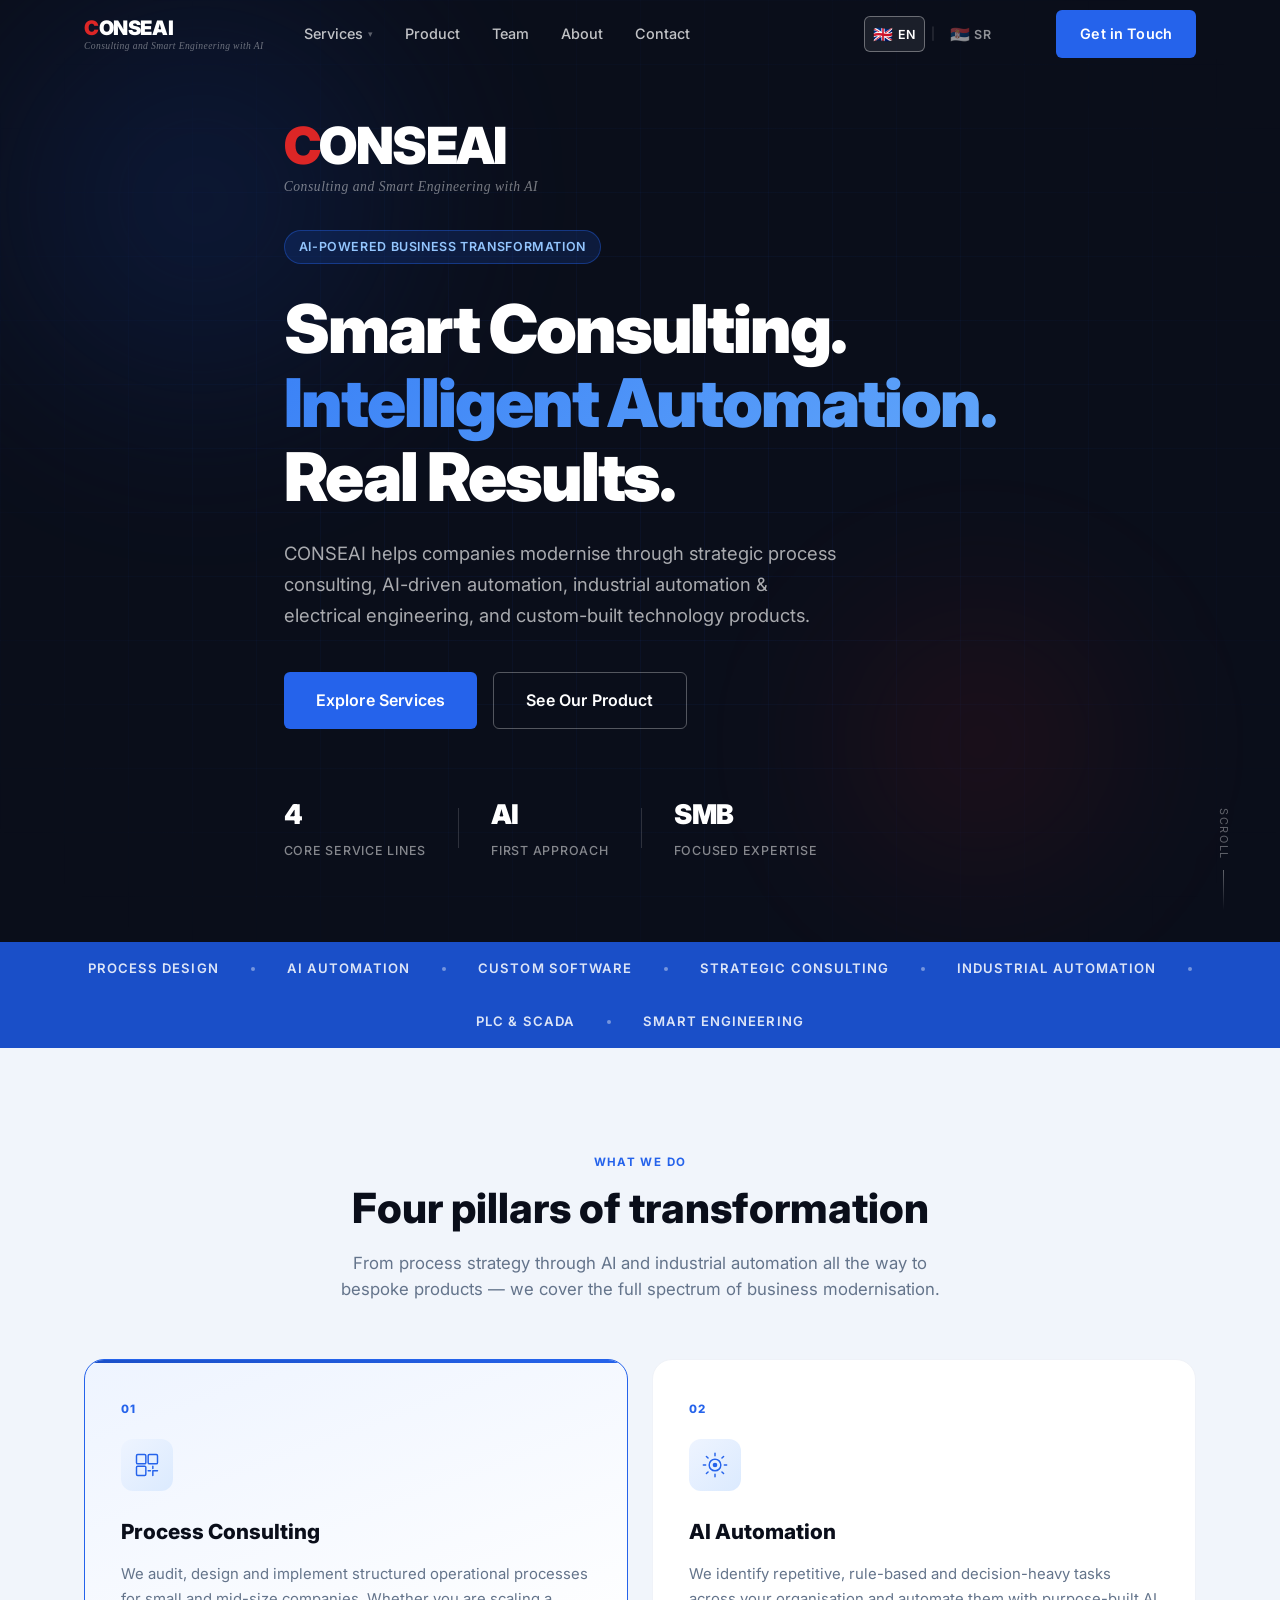
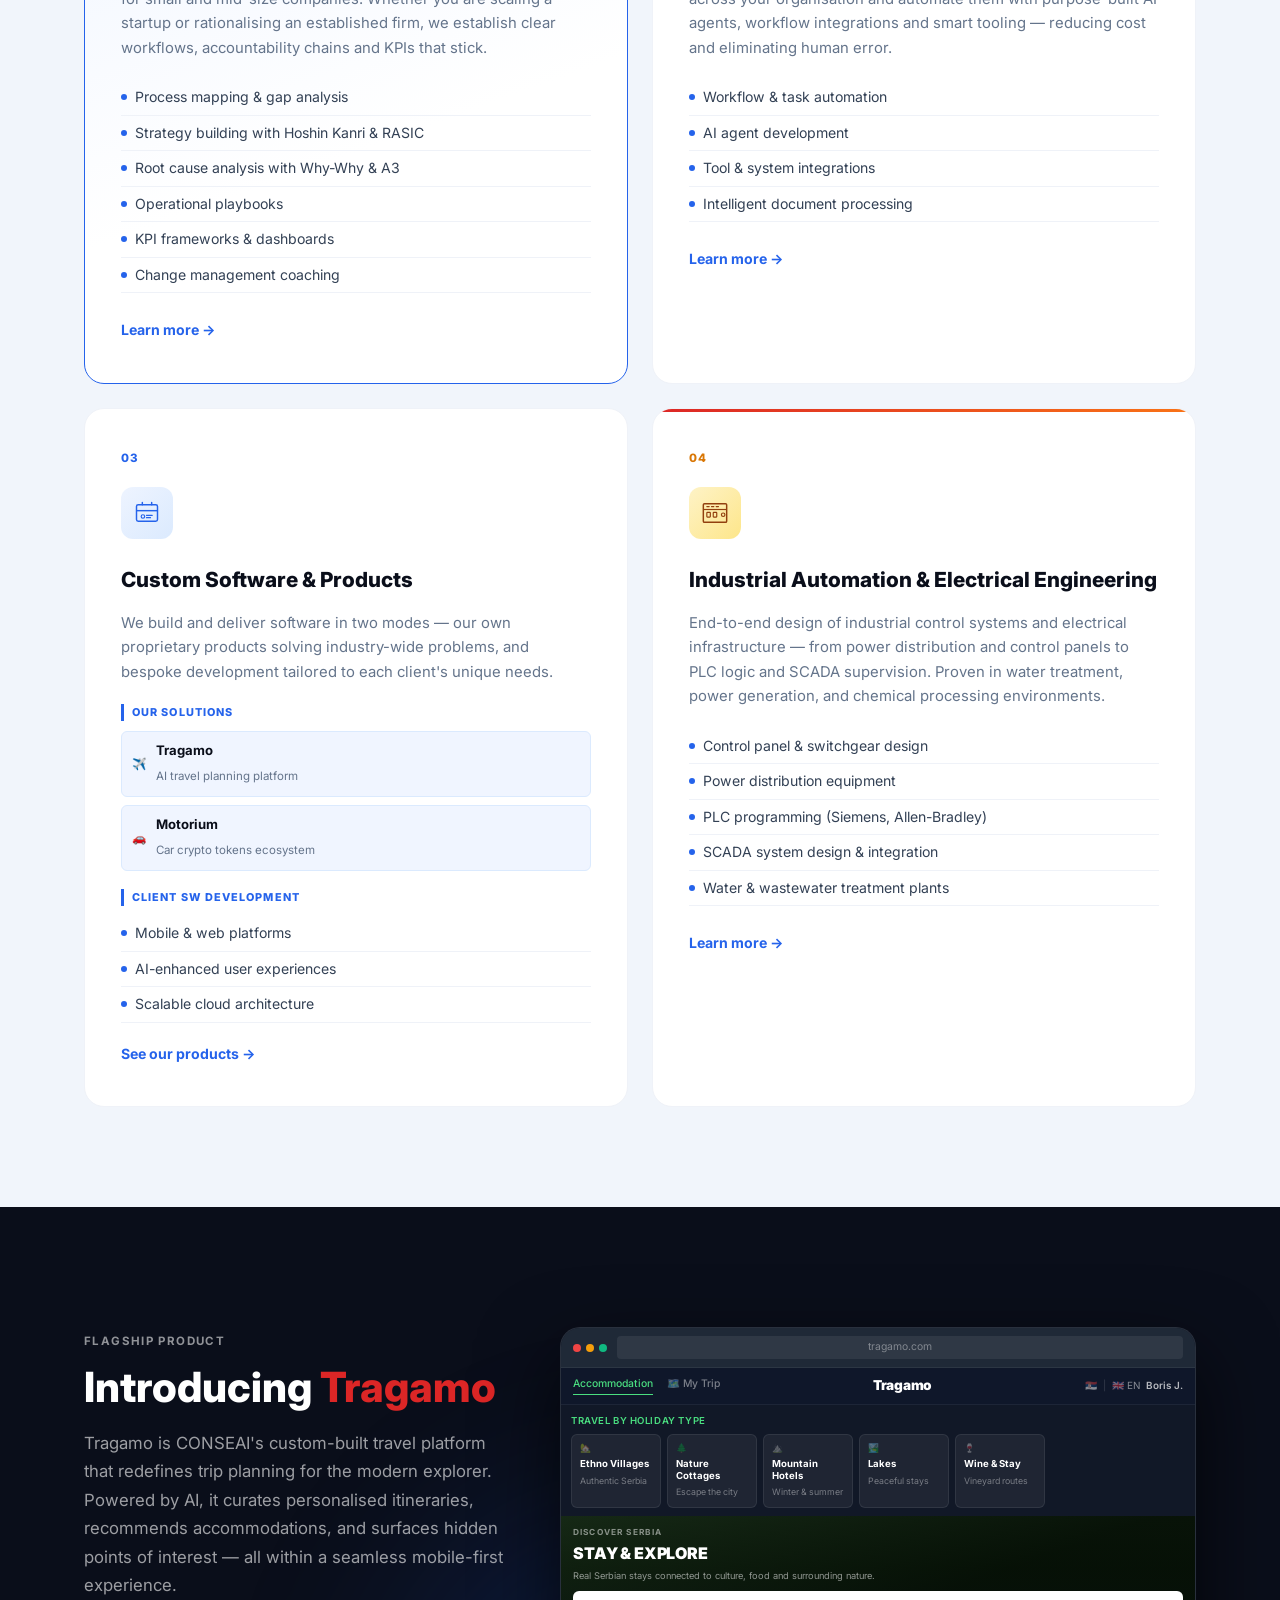
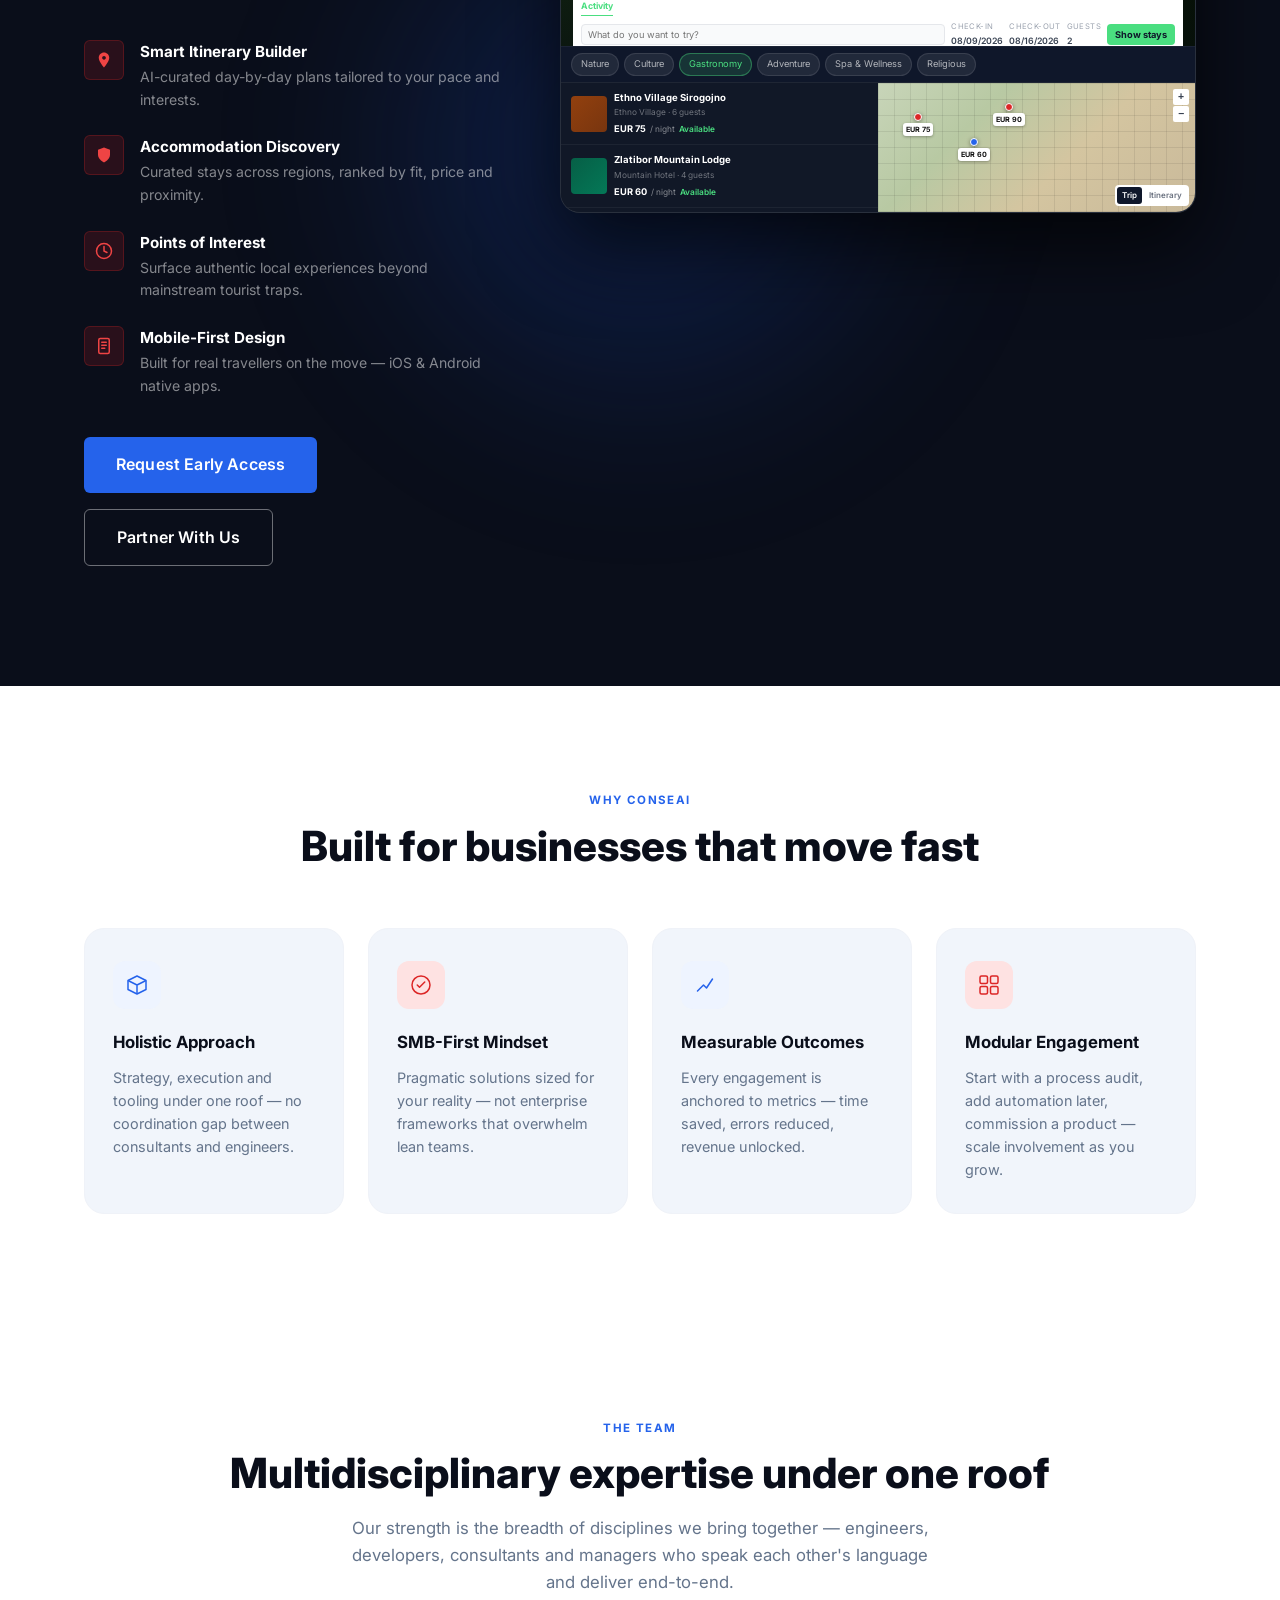
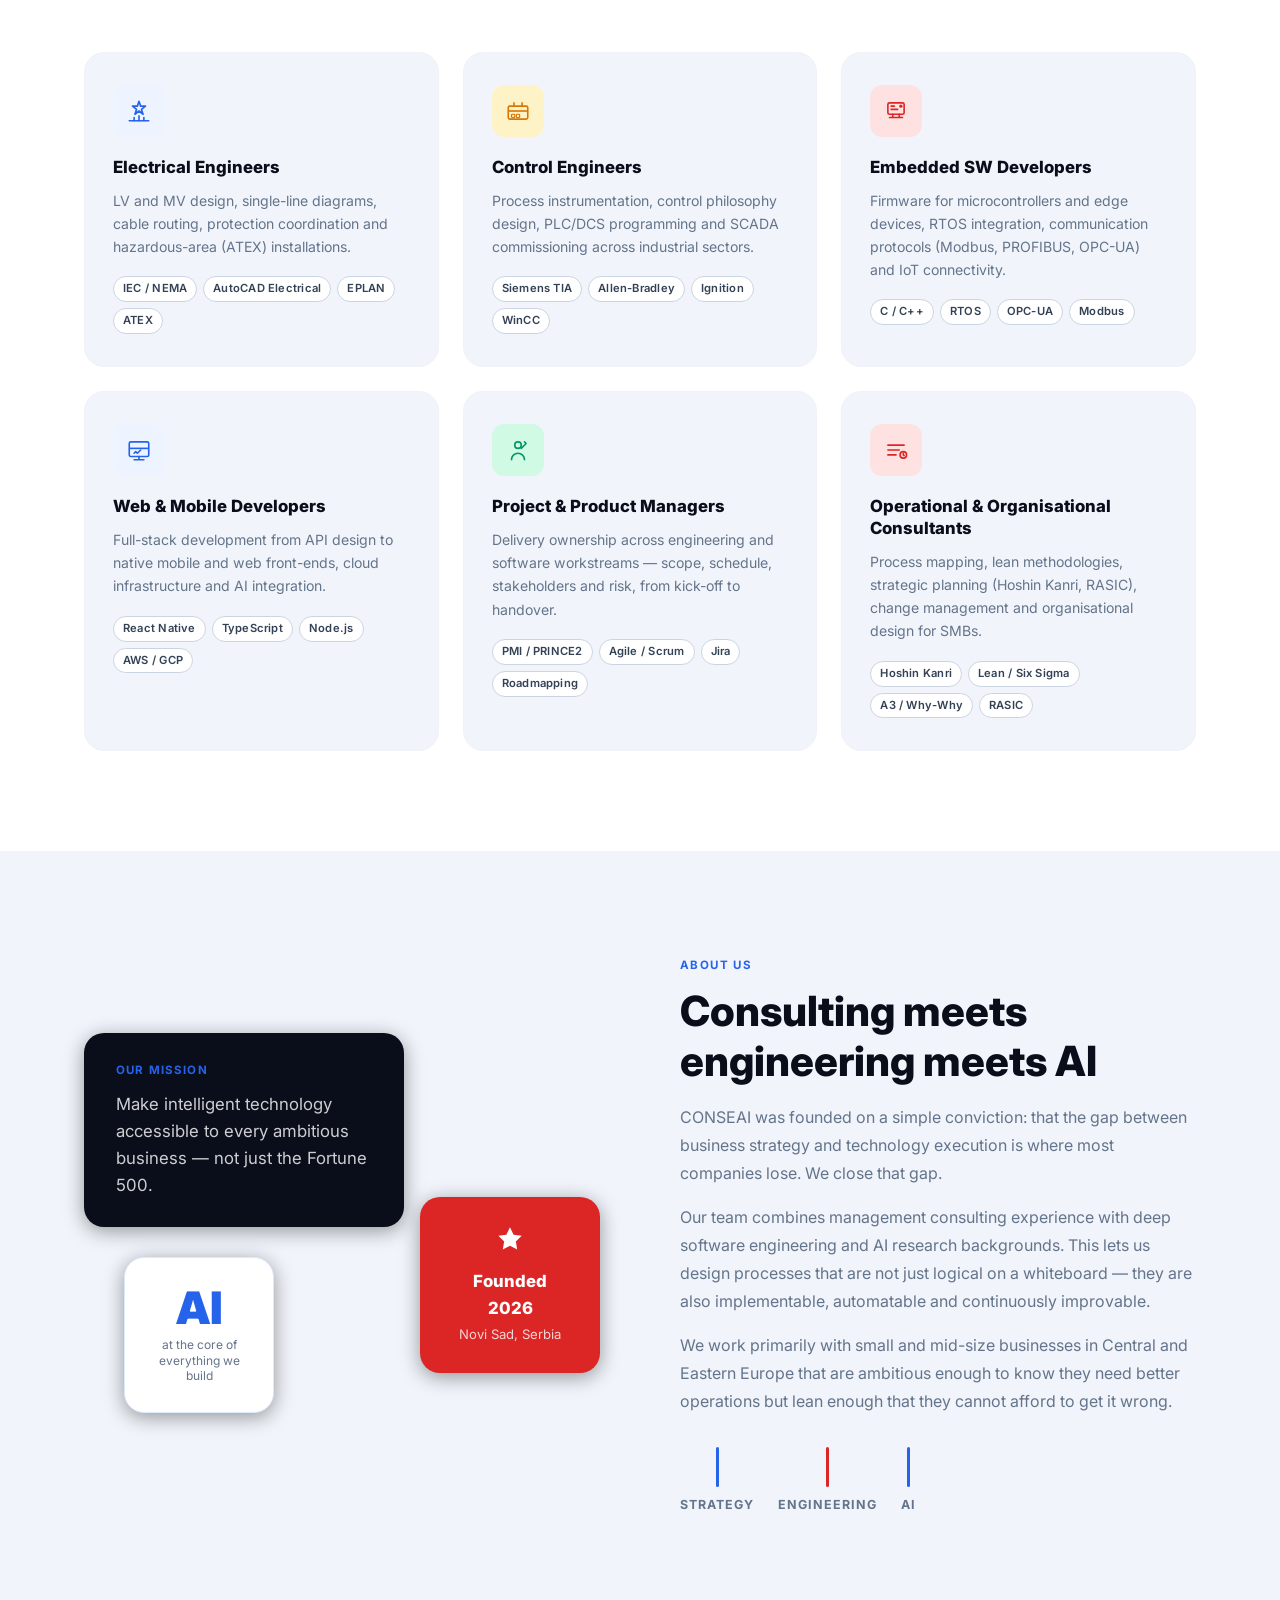
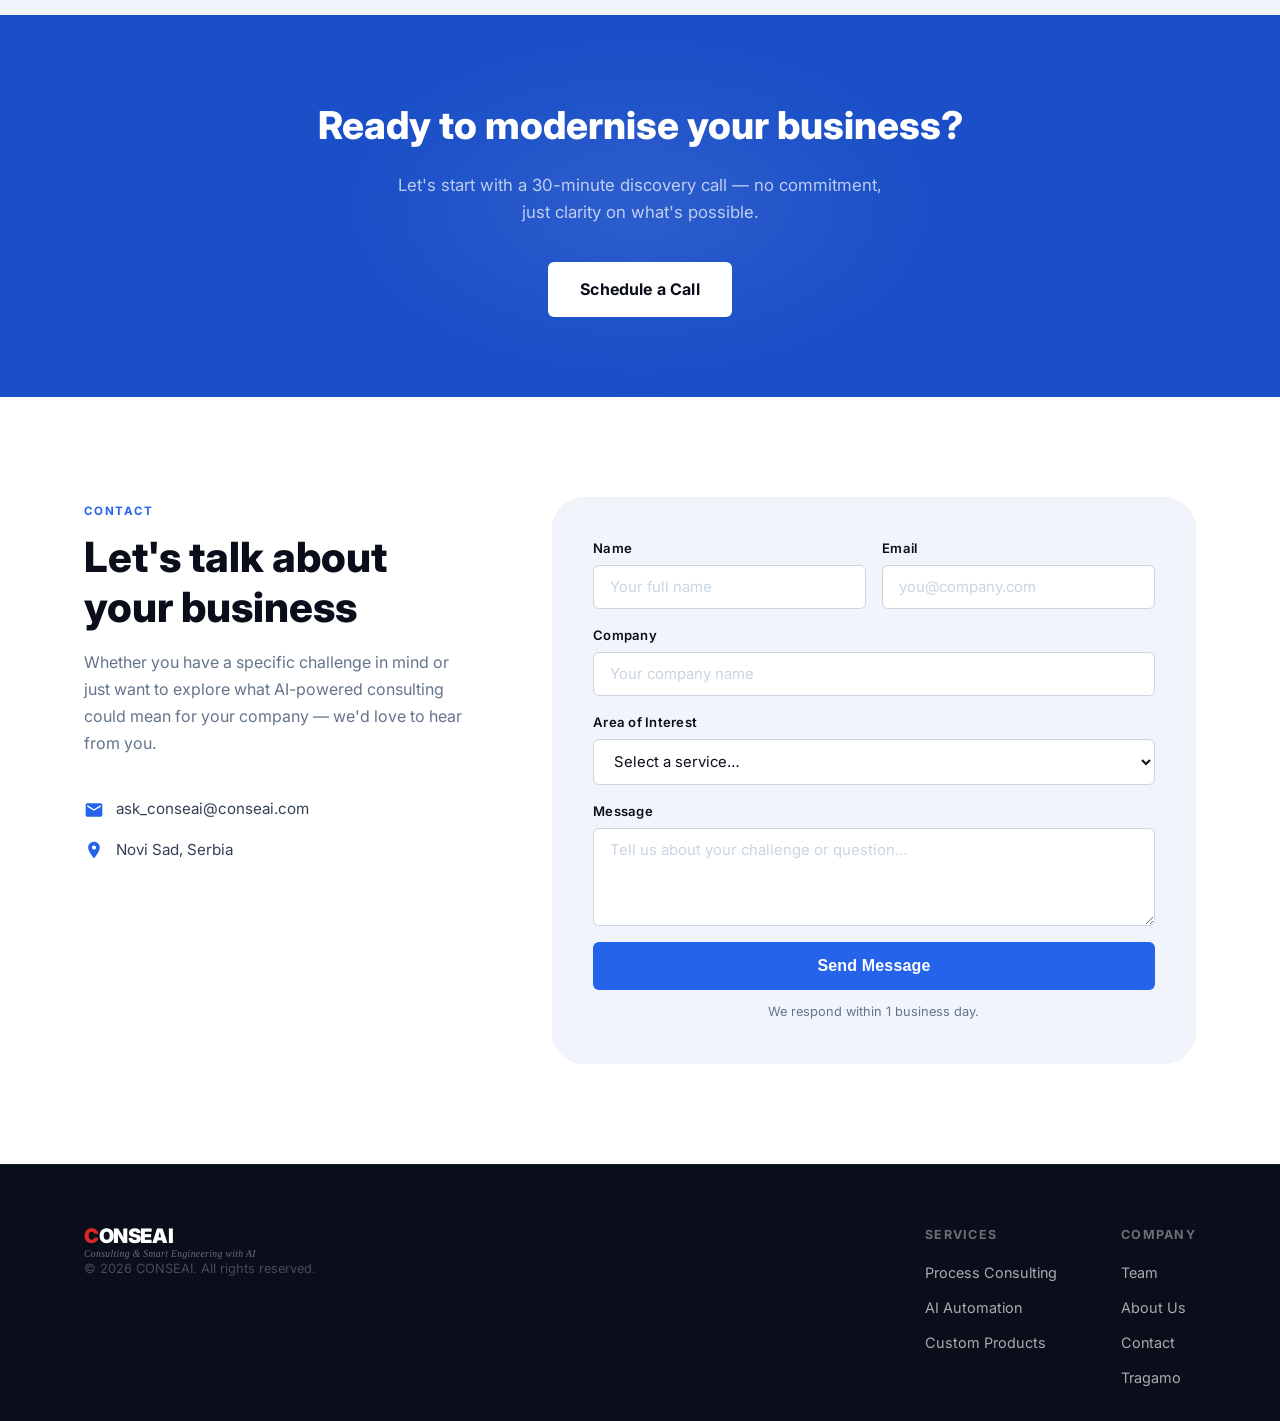
<file: index.html>
<!DOCTYPE html>
<html lang="en">
<head>
  <meta charset="UTF-8" />
  <meta name="viewport" content="width=device-width, initial-scale=1.0, viewport-fit=cover" />
  <title>CONSEAI — Consulting & Smart Engineering with AI</title>
  <link rel="preconnect" href="https://fonts.googleapis.com" />
  <link rel="preconnect" href="https://fonts.gstatic.com" crossorigin />
  <link href="https://fonts.googleapis.com/css2?family=Inter:wght@300;400;500;600;700;800;900&display=swap" rel="stylesheet" />
  <link rel="stylesheet" href="style.css" />
</head>
<body>

  <!-- ── Navigation ── -->
  <nav class="nav" id="nav">
    <div class="nav__inner container">
      <a href="#" class="nav__logo">
        <span class="nav__logo-name"><span class="nav__logo-mark">C</span>ONSEAI</span>
        <span class="nav__logo-sub" data-en="Consulting and Smart Engineering with AI" data-sr="Savetovanje i Pametno Inženjerstvo sa AI">Consulting and Smart Engineering with AI</span>
      </a>
      <ul class="nav__links" id="navLinks">
        <li>
          <a href="#services" class="nav__dropdown-trigger" data-en="Services" data-sr="Usluge">
            Services <span class="nav__dropdown-arrow" aria-hidden="true">▾</span>
          </a>
          <div class="nav__dropdown">
            <a href="process-consulting.html" class="nav__dropdown-item" data-en="Process Consulting" data-sr="Procesno Savetovanje"><span class="nav__dropdown-num">01</span> Process Consulting</a>
            <a href="ai-automation.html" class="nav__dropdown-item" data-en="AI Automation" data-sr="AI Automatizacija"><span class="nav__dropdown-num">02</span> AI Automation</a>
            <a href="custom-software.html" class="nav__dropdown-item" data-en="Custom Software &amp; Products" data-sr="Prilagođeni Softver i Proizvodi"><span class="nav__dropdown-num">03</span> Custom Software &amp; Products</a>
            <div class="nav__dropdown-sep"></div>
            <a href="industrial.html" class="nav__dropdown-item nav__dropdown-item--highlight" data-en="Industrial Automation &amp; Electrical Eng." data-sr="Industrijska Automatizacija i Elektrotehnika"><span class="nav__dropdown-num">04</span> Industrial Automation &amp; Electrical Eng.</a>
          </div>
        </li>
        <li><a href="#product" data-en="Product" data-sr="Proizvod">Product</a></li>
        <li><a href="#team" data-en="Team" data-sr="Tim">Team</a></li>
        <li><a href="#about" data-en="About" data-sr="O nama">About</a></li>
        <li><a href="#contact" data-en="Contact" data-sr="Kontakt">Contact</a></li>
        <li class="nav__mobile-cta"><a href="#contact" class="btn btn--red" data-en="Get in Touch" data-sr="Kontaktirajte nas">Get in Touch</a></li>
      </ul>
      <div class="nav__lang">
        <button class="nav__lang-btn active" data-lang="en" aria-label="Switch to English">
          <span class="nav__flag">🇬🇧</span> EN
        </button>
        <span class="nav__lang-sep">|</span>
        <button class="nav__lang-btn" data-lang="sr" aria-label="Prebaci na srpski">
          <span class="nav__flag">🇷🇸</span> SR
        </button>
      </div>
      <a href="#contact" class="btn btn--red nav__cta" data-en="Get in Touch" data-sr="Kontaktirajte nas">Get in Touch</a>
      <button class="nav__burger" id="burger" aria-label="Toggle menu">
        <span></span><span></span><span></span>
      </button>
    </div>
  </nav>

  <!-- ── Hero ── -->
  <section class="hero" id="home">
    <div class="hero__bg">
      <div class="hero__grid"></div>
      <div class="hero__glow hero__glow--1"></div>
      <div class="hero__glow hero__glow--2"></div>
    </div>
    <div class="container hero__inner">
      <div class="hero__identity">
        <span class="hero__identity-name"><span class="hero__identity-mark">C</span>ONSEAI</span>
        <span class="hero__identity-sub" data-en="Consulting and Smart Engineering with AI" data-sr="Savetovanje i Pametno Inženjerstvo sa AI">Consulting and Smart Engineering with AI</span>
      </div>
      <div class="hero__badge" data-en="AI-Powered Business Transformation" data-sr="AI-Pokretana Transformacija Poslovanja">AI-Powered Business Transformation</div>
      <h1 class="hero__headline">
        <span data-en="Smart Consulting." data-sr="Pametno Savetovanje.">Smart Consulting.</span><br />
        <span class="hero__headline--accent" data-en="Intelligent Automation." data-sr="Inteligentna Automatizacija.">Intelligent Automation.</span><br />
        <span data-en="Real Results." data-sr="Pravi Rezultati.">Real Results.</span>
      </h1>
      <p class="hero__sub" data-en="CONSEAI helps companies modernise through strategic process consulting, AI-driven automation, industrial automation &amp; electrical engineering, and custom-built technology products." data-sr="CONSEAI pomaže kompanijama da se modernizuju kroz strateško procesno savetovanje, AI automatizaciju, industrijsku automatizaciju i elektrotehničko inženjerstvo, i razvoj prilagođenih tehnoloških proizvoda.">
        CONSEAI helps companies modernise through strategic process consulting, AI-driven automation,
        industrial automation &amp; electrical engineering, and custom-built technology products.
      </p>
      <div class="hero__actions">
        <a href="#services" class="btn btn--red btn--lg" data-en="Explore Services" data-sr="Istražite Usluge">Explore Services</a>
        <a href="#product" class="btn btn--ghost btn--lg" data-en="See Our Product" data-sr="Pogledajte Proizvod">See Our Product</a>
      </div>
      <div class="hero__stats">
        <div class="hero__stat">
          <span class="hero__stat-num">4</span>
          <span class="hero__stat-label" data-en="Core Service Lines" data-sr="Osnovne Usluge">Core Service Lines</span>
        </div>
        <div class="hero__stat-divider"></div>
        <div class="hero__stat">
          <span class="hero__stat-num">AI</span>
          <span class="hero__stat-label" data-en="First Approach" data-sr="Pristup">First Approach</span>
        </div>
        <div class="hero__stat-divider"></div>
        <div class="hero__stat">
          <span class="hero__stat-num">SMB</span>
          <span class="hero__stat-label" data-en="Focused Expertise" data-sr="Fokusirana Ekspertiza">Focused Expertise</span>
        </div>
      </div>
    </div>
    <div class="hero__scroll">
      <span data-en="Scroll" data-sr="Skroluj">Scroll</span>
      <div class="hero__scroll-line"></div>
    </div>
  </section>

  <!-- ── Tagline Band ── -->
  <div class="band">
    <div class="container band__inner">
      <span data-en="Process Design" data-sr="Dizajn Procesa">Process Design</span>
      <span class="band__dot"></span>
      <span data-en="AI Automation" data-sr="AI Automatizacija">AI Automation</span>
      <span class="band__dot"></span>
      <span data-en="Custom Software" data-sr="Prilagođeni Softver">Custom Software</span>
      <span class="band__dot"></span>
      <span data-en="Strategic Consulting" data-sr="Strateško Savetovanje">Strategic Consulting</span>
      <span class="band__dot"></span>
      <span data-en="Industrial Automation" data-sr="Industrijska Automatizacija">Industrial Automation</span>
      <span class="band__dot"></span>
      <span data-en="PLC &amp; SCADA" data-sr="PLC i SCADA">PLC &amp; SCADA</span>
      <span class="band__dot"></span>
      <span data-en="Smart Engineering" data-sr="Pametno Inženjerstvo">Smart Engineering</span>
    </div>
  </div>

  <!-- ── Services ── -->
  <section class="services" id="services">
    <div class="container">
      <div class="section-header">
        <span class="section-label" data-en="What We Do" data-sr="Šta Radimo">What We Do</span>
        <h2 class="section-title" data-en="Four pillars of transformation" data-sr="Četiri stuba transformacije">Four pillars of transformation</h2>
        <p class="section-sub" data-en="From process strategy through AI and industrial automation all the way to bespoke products — we cover the full spectrum of business modernisation." data-sr="Od procesne strategije kroz AI i industrijsku automatizaciju do prilagođenih proizvoda — pokrivamo ceo spektar modernizacije poslovanja.">
          From process strategy through AI and industrial automation all the way to bespoke products — we cover
          the full spectrum of business modernisation.
        </p>
      </div>
      <div class="services__grid">

        <div class="service-card service-card--featured">
          <div class="service-card__num">01</div>
          <div class="service-card__icon">
            <svg viewBox="0 0 48 48" fill="none" xmlns="http://www.w3.org/2000/svg">
              <rect x="6" y="6" width="16" height="16" rx="2" stroke="currentColor" stroke-width="2.5"/>
              <rect x="26" y="6" width="16" height="16" rx="2" stroke="currentColor" stroke-width="2.5"/>
              <rect x="6" y="26" width="16" height="16" rx="2" stroke="currentColor" stroke-width="2.5"/>
              <path d="M34 26v4m0 4v8M26 34h4m4 0h8" stroke="currentColor" stroke-width="2.5" stroke-linecap="round"/>
            </svg>
          </div>
          <h3 class="service-card__title" data-en="Process Consulting" data-sr="Procesno Savetovanje">Process Consulting</h3>
          <p class="service-card__body" data-en="We audit, design and implement structured operational processes for small and mid-size companies. Whether you are scaling a startup or rationalising an established firm, we establish clear workflows, accountability chains and KPIs that stick." data-sr="Auditujemo, dizajniramo i implementiramo strukturirane operativne procese za male i srednje kompanije. Bez obzira da li skalujete startup ili racionalizujete postojeću firmu, uspostavljamo jasne tokove rada, lance odgovornosti i KPI-je koji opstaju.">
            We audit, design and implement structured operational processes for small and mid-size companies.
            Whether you are scaling a startup or rationalising an established firm, we establish clear workflows,
            accountability chains and KPIs that stick.
          </p>
          <ul class="service-card__list">
            <li data-en="Process mapping &amp; gap analysis" data-sr="Mapiranje procesa i analiza razlika">Process mapping &amp; gap analysis</li>
            <li data-en="Strategy building with Hoshin Kanri &amp; RASIC" data-sr="Izgradnja strategije sa Hoshin Kanri i RASIC">Strategy building with Hoshin Kanri &amp; RASIC</li>
            <li data-en="Root cause analysis with Why-Why &amp; A3" data-sr="Analiza uzroka sa Why-Why i A3">Root cause analysis with Why-Why &amp; A3</li>
            <li data-en="Operational playbooks" data-sr="Operativni priručnici">Operational playbooks</li>
            <li data-en="KPI frameworks &amp; dashboards" data-sr="KPI okviri i kontrolne table">KPI frameworks &amp; dashboards</li>
            <li data-en="Change management coaching" data-sr="Koučing za upravljanje promenama">Change management coaching</li>
          </ul>
          <a href="process-consulting.html" class="service-card__link" data-en="Learn more →" data-sr="Saznajte više →">Learn more →</a>
        </div>

        <div class="service-card" id="ai-automation">
          <div class="service-card__num">02</div>
          <div class="service-card__icon">
            <svg viewBox="0 0 48 48" fill="none" xmlns="http://www.w3.org/2000/svg">
              <circle cx="24" cy="24" r="10" stroke="currentColor" stroke-width="2.5"/>
              <path d="M24 8V4M24 44v-4M8 24H4M44 24h-4" stroke="currentColor" stroke-width="2.5" stroke-linecap="round"/>
              <path d="M12.1 12.1l-2.83-2.83M38.73 38.73l-2.83-2.83M38.73 9.27l-2.83 2.83M12.1 35.9l-2.83 2.83" stroke="currentColor" stroke-width="2.5" stroke-linecap="round"/>
              <circle cx="24" cy="24" r="4" fill="currentColor"/>
            </svg>
          </div>
          <h3 class="service-card__title" data-en="AI Automation" data-sr="AI Automatizacija">AI Automation</h3>
          <p class="service-card__body" data-en="We identify repetitive, rule-based and decision-heavy tasks across your organisation and automate them with purpose-built AI agents, workflow integrations and smart tooling — reducing cost and eliminating human error." data-sr="Identifikujemo repetitivne, pravilima vođene i odlukama opterećene zadatke u vašoj organizaciji i automatizujemo ih pomoću nameski izgrađenih AI agenata, integracija tokova rada i pametnih alata — smanjujemo troškove i eliminišemo ljudske greške.">
            We identify repetitive, rule-based and decision-heavy tasks across your organisation and automate them
            with purpose-built AI agents, workflow integrations and smart tooling — reducing cost and eliminating
            human error.
          </p>
          <ul class="service-card__list">
            <li data-en="Workflow &amp; task automation" data-sr="Automatizacija tokova rada i zadataka">Workflow &amp; task automation</li>
            <li data-en="AI agent development" data-sr="Razvoj AI agenata">AI agent development</li>
            <li data-en="Tool &amp; system integrations" data-sr="Integracije alata i sistema">Tool &amp; system integrations</li>
            <li data-en="Intelligent document processing" data-sr="Inteligentna obrada dokumenata">Intelligent document processing</li>
          </ul>
          <a href="ai-automation.html" class="service-card__link" data-en="Learn more →" data-sr="Saznajte više →">Learn more →</a>
        </div>

        <div class="service-card">
          <div class="service-card__num">03</div>
          <div class="service-card__icon">
            <svg viewBox="0 0 48 48" fill="none" xmlns="http://www.w3.org/2000/svg">
              <rect x="6" y="10" width="36" height="28" rx="3" stroke="currentColor" stroke-width="2.5"/>
              <path d="M16 10V6M32 10V6" stroke="currentColor" stroke-width="2.5" stroke-linecap="round"/>
              <path d="M6 20h36" stroke="currentColor" stroke-width="2.5"/>
              <circle cx="17" cy="30" r="3" stroke="currentColor" stroke-width="2"/>
              <path d="M23 28h10M23 32h7" stroke="currentColor" stroke-width="2" stroke-linecap="round"/>
            </svg>
          </div>
          <h3 class="service-card__title" data-en="Custom Software &amp; Products" data-sr="Prilagođeni Softver i Proizvodi">Custom Software &amp; Products</h3>
          <p class="service-card__body" data-en="We build and deliver software in two modes — our own proprietary products solving industry-wide problems, and bespoke development tailored to each client's unique needs." data-sr="Gradimo i isporučujemo softver na dva načina — naše vlasničke proizvode koji rešavaju industrijske probleme, i prilagođeni razvoj skrojen prema potrebama svakog klijenta.">
            We build and deliver software in two modes — our own proprietary products solving industry-wide problems,
            and bespoke development tailored to each client's unique needs.
          </p>

          <div class="service-card__sub-section">
            <div class="service-card__sub-label" data-en="Our Solutions" data-sr="Naša Rešenja">Our Solutions</div>
            <div class="service-card__products">
              <div class="service-card__product">
                <span class="service-card__product-icon">✈️</span>
                <div>
                  <strong data-en="Tragamo" data-sr="Tragamo">Tragamo</strong>
                  <span data-en="AI travel planning platform" data-sr="AI platforma za planiranje putovanja">AI travel planning platform</span>
                </div>
              </div>
              <div class="service-card__product">
                <span class="service-card__product-icon">🚗</span>
                <div>
                  <strong data-en="Motorium" data-sr="Motorium">Motorium</strong>
                  <span data-en="Car crypto tokens ecosystem" data-sr="Kripto token ekosistem za automobile">Car crypto tokens ecosystem</span>
                </div>
              </div>
            </div>
          </div>

          <div class="service-card__sub-section">
            <div class="service-card__sub-label" data-en="Client SW Development" data-sr="SW Razvoj za Klijente">Client SW Development</div>
            <ul class="service-card__list" style="margin-bottom:0">
              <li data-en="Mobile &amp; web platforms" data-sr="Mobilne i web platforme">Mobile &amp; web platforms</li>
              <li data-en="AI-enhanced user experiences" data-sr="AI-poboljšano korisničko iskustvo">AI-enhanced user experiences</li>
              <li data-en="Scalable cloud architecture" data-sr="Skalabilna cloud arhitektura">Scalable cloud architecture</li>
            </ul>
          </div>
          <a href="custom-software.html" class="service-card__link" data-en="See our products →" data-sr="Pogledajte naše proizvode →">See our products →</a>
        </div>

        <div class="service-card service-card--industrial">
          <div class="service-card__num">04</div>
          <div class="service-card__icon service-card__icon--industrial">
            <svg viewBox="0 0 48 48" fill="none" xmlns="http://www.w3.org/2000/svg">
              <rect x="4" y="8" width="40" height="32" rx="2" stroke="currentColor" stroke-width="2.5"/>
              <path d="M4 18h40" stroke="currentColor" stroke-width="2"/>
              <rect x="10" y="23" width="6" height="8" rx="1" stroke="currentColor" stroke-width="2"/>
              <rect x="21" y="23" width="6" height="8" rx="1" stroke="currentColor" stroke-width="2"/>
              <circle cx="38" cy="27" r="3" stroke="currentColor" stroke-width="2"/>
              <path d="M10 13h4M18 13h4M26 13h4" stroke="currentColor" stroke-width="2" stroke-linecap="round"/>
            </svg>
          </div>
          <h3 class="service-card__title" data-en="Industrial Automation &amp; Electrical Engineering" data-sr="Industrijska Automatizacija i Elektrotehnika">Industrial Automation &amp; Electrical Engineering</h3>
          <p class="service-card__body" data-en="End-to-end design of industrial control systems and electrical infrastructure — from power distribution and control panels to PLC logic and SCADA supervision. Proven in water treatment, power generation, and chemical processing environments." data-sr="End-to-end projektovanje industrijskih upravljačkih sistema i električne infrastrukture — od elektroenergetskih postrojenja i upravljačkih tabla do PLC logike i SCADA nadzora. Iskušano u postrojenjima za prečišćavanje vode, malim elektranama i hemijskoj industriji.">
            End-to-end design of industrial control systems and electrical infrastructure — from power distribution
            and control panels to PLC logic and SCADA supervision. Proven in water treatment, power generation,
            and chemical processing environments.
          </p>
          <ul class="service-card__list">
            <li data-en="Control panel &amp; switchgear design" data-sr="Projektovanje upravljačkih tabla i rasklopne opreme">Control panel &amp; switchgear design</li>
            <li data-en="Power distribution equipment" data-sr="Oprema za distribuciju električne energije">Power distribution equipment</li>
            <li data-en="PLC programming (Siemens, Allen-Bradley)" data-sr="PLC programiranje (Siemens, Allen-Bradley)">PLC programming (Siemens, Allen-Bradley)</li>
            <li data-en="SCADA system design &amp; integration" data-sr="Projektovanje i integracija SCADA sistema">SCADA system design &amp; integration</li>
            <li data-en="Water &amp; wastewater treatment plants" data-sr="Postrojenja za prečišćavanje vode i otpadnih voda">Water &amp; wastewater treatment plants</li>
          </ul>
          <a href="industrial.html" class="service-card__link" data-en="Learn more →" data-sr="Saznajte više →">Learn more →</a>
        </div>

      </div>
    </div>
  </section>

  <!-- ── Product: Tragamo ── -->
  <section class="product" id="product">
    <div class="product__bg">
      <div class="product__glow"></div>
    </div>
    <div class="container product__inner">
      <div class="product__content">
        <span class="section-label section-label--light" data-en="Flagship Product" data-sr="Vodeći Proizvod">Flagship Product</span>
        <h2 class="section-title section-title--light">
          <span data-en="Introducing" data-sr="Upoznajte">Introducing</span> <span class="text-red">Tragamo</span>
        </h2>
        <p class="product__sub" data-en="Tragamo is CONSEAI's custom-built travel platform that redefines trip planning for the modern explorer. Powered by AI, it curates personalised itineraries, recommends accommodations, and surfaces hidden points of interest — all within a seamless mobile-first experience." data-sr="Tragamo je prilagođena platforma za putovanja CONSEAI-ja koja redefinuje planiranje putovanja za modernog istraživača. Pokretana AI-jem, kreira personalizovane itinerere, preporučuje smeštaj i otkriva skrivene tačke interesa — sve u besprekornon mobilnom iskustvu.">
          Tragamo is CONSEAI's custom-built travel platform that redefines trip planning for the modern explorer.
          Powered by AI, it curates personalised itineraries, recommends accommodations, and surfaces hidden
          points of interest — all within a seamless mobile-first experience.
        </p>
        <div class="product__features">
          <div class="product__feature">
            <div class="product__feature-icon">
              <svg viewBox="0 0 24 24" fill="none"><path d="M12 2C8.13 2 5 5.13 5 9c0 5.25 7 13 7 13s7-7.75 7-13c0-3.87-3.13-7-7-7zm0 9.5c-1.38 0-2.5-1.12-2.5-2.5s1.12-2.5 2.5-2.5 2.5 1.12 2.5 2.5-1.12 2.5-2.5 2.5z" fill="currentColor"/></svg>
            </div>
            <div>
              <strong data-en="Smart Itinerary Builder" data-sr="Pametni Graditelj Itinerera">Smart Itinerary Builder</strong>
              <p data-en="AI-curated day-by-day plans tailored to your pace and interests." data-sr="AI-kurirani planovi dan za danom prilagođeni vašem tempu i interesovanjima.">AI-curated day-by-day plans tailored to your pace and interests.</p>
            </div>
          </div>
          <div class="product__feature">
            <div class="product__feature-icon">
              <svg viewBox="0 0 24 24" fill="none"><path d="M12 22s8-4 8-10V5l-8-3-8 3v7c0 6 8 10 8 10z" fill="currentColor"/></svg>
            </div>
            <div>
              <strong data-en="Accommodation Discovery" data-sr="Otkrivanje Smeštaja">Accommodation Discovery</strong>
              <p data-en="Curated stays across regions, ranked by fit, price and proximity." data-sr="Odabrani smeštaji po regionima, rangirani po podudarnosti, ceni i blizini.">Curated stays across regions, ranked by fit, price and proximity.</p>
            </div>
          </div>
          <div class="product__feature">
            <div class="product__feature-icon">
              <svg viewBox="0 0 24 24" fill="none"><circle cx="12" cy="12" r="10" stroke="currentColor" stroke-width="2"/><path d="M12 6v6l4 2" stroke="currentColor" stroke-width="2" stroke-linecap="round"/></svg>
            </div>
            <div>
              <strong data-en="Points of Interest" data-sr="Tačke od Interesa">Points of Interest</strong>
              <p data-en="Surface authentic local experiences beyond mainstream tourist traps." data-sr="Otkrijte autentična lokalna iskustva izvan uobičajenih turističkih zamki.">Surface authentic local experiences beyond mainstream tourist traps.</p>
            </div>
          </div>
          <div class="product__feature">
            <div class="product__feature-icon">
              <svg viewBox="0 0 24 24" fill="none"><rect x="5" y="2" width="14" height="20" rx="2" stroke="currentColor" stroke-width="2"/><path d="M9 7h6M9 11h6M9 15h4" stroke="currentColor" stroke-width="2" stroke-linecap="round"/></svg>
            </div>
            <div>
              <strong data-en="Mobile-First Design" data-sr="Mobilni Dizajn">Mobile-First Design</strong>
              <p data-en="Built for real travellers on the move — iOS &amp; Android native apps." data-sr="Izgrađeno za prave putnike u pokretu — iOS i Android nativne aplikacije.">Built for real travellers on the move — iOS &amp; Android native apps.</p>
            </div>
          </div>
        </div>
        <div class="product__actions">
          <a href="#contact" class="btn btn--red btn--lg" data-en="Request Early Access" data-sr="Zatražite Rani Pristup">Request Early Access</a>
          <a href="#contact" class="btn btn--ghost-light btn--lg" data-en="Partner With Us" data-sr="Postanite Partner">Partner With Us</a>
        </div>
      </div>

      <!-- Desktop app mockup -->
      <div class="product__visual">
        <div class="app-mockup">
          <!-- Browser chrome -->
          <div class="app-mockup__bar">
            <div class="app-mockup__dots">
              <span></span><span></span><span></span>
            </div>
            <div class="app-mockup__url">tragamo.com</div>
          </div>

          <!-- App nav -->
          <div class="app-nav">
            <div class="app-nav__links">
              <span class="app-nav__link app-nav__link--active" data-en="Accommodation" data-sr="Smeštaj">Accommodation</span>
              <span class="app-nav__link">
                🗺️ <span data-en="My Trip" data-sr="Moje Putovanje">My Trip</span>
              </span>
            </div>
            <div class="app-nav__brand">Tragamo</div>
            <div class="app-nav__right">
              <span>🇷🇸</span>
              <span class="app-nav__sep">|</span>
              <span>🇬🇧 EN</span>
              <span class="app-nav__user">Boris J.</span>
            </div>
          </div>

          <!-- Category cards -->
          <div class="app-categories">
            <div class="app-cat-label" data-en="Travel by holiday type" data-sr="Putuj po tipu odmora">Travel by holiday type</div>
            <div class="app-cat-scroll">
              <div class="app-cat-card">
                <span class="app-cat-icon">🏡</span>
                <strong data-en="Ethno Villages" data-sr="Etno Sela">Ethno Villages</strong>
                <span data-en="Authentic Serbia" data-sr="Autentična Srbija">Authentic Serbia</span>
              </div>
              <div class="app-cat-card">
                <span class="app-cat-icon">🌲</span>
                <strong data-en="Nature Cottages" data-sr="Kuće u Prirodi">Nature Cottages</strong>
                <span data-en="Escape the city" data-sr="Pobeg iz grada">Escape the city</span>
              </div>
              <div class="app-cat-card">
                <span class="app-cat-icon">⛰️</span>
                <strong data-en="Mountain Hotels" data-sr="Planinski Hoteli">Mountain Hotels</strong>
                <span data-en="Winter &amp; summer" data-sr="Zima i leto">Winter &amp; summer</span>
              </div>
              <div class="app-cat-card">
                <span class="app-cat-icon">🏞️</span>
                <strong data-en="Lakes" data-sr="Jezera">Lakes</strong>
                <span data-en="Peaceful stays" data-sr="Mirni odmor">Peaceful stays</span>
              </div>
              <div class="app-cat-card">
                <span class="app-cat-icon">🍷</span>
                <strong data-en="Wine &amp; Stay" data-sr="Vinski Smeštaj">Wine &amp; Stay</strong>
                <span data-en="Vineyard routes" data-sr="Vinarske rute">Vineyard routes</span>
              </div>
            </div>
          </div>

          <!-- Hero search band -->
          <div class="app-hero">
            <div class="app-hero__overlay">
              <div class="app-hero__label" data-en="DISCOVER SERBIA" data-sr="OTKRIJTE SRBIJU">DISCOVER SERBIA</div>
              <div class="app-hero__title" data-en="STAY &amp; EXPLORE" data-sr="ODSEDNI I ISTRAŽI">STAY &amp; EXPLORE</div>
              <div class="app-hero__sub" data-en="Real Serbian stays connected to culture, food and surrounding nature." data-sr="Pravi srpski smeštaj, povezan sa kulturom, hranom i prirodom u okolini.">Real Serbian stays connected to culture, food and surrounding nature.</div>
              <div class="app-search">
                <div class="app-search__tab" data-en="Activity" data-sr="Aktivnost">Activity</div>
                <div class="app-search__row">
                  <input class="app-search__input" readonly
                    data-ph-en="What do you want to try?"
                    data-ph-sr="Šta želiš da probaš?"
                    placeholder="What do you want to try?" />
                  <div class="app-search__field">
                    <label data-en="Check-in" data-sr="Dolazak">Check-in</label>
                    <span>08/09/2026</span>
                  </div>
                  <div class="app-search__field">
                    <label data-en="Check-out" data-sr="Odlazak">Check-out</label>
                    <span>08/16/2026</span>
                  </div>
                  <div class="app-search__field">
                    <label data-en="Guests" data-sr="Gosti">Guests</label>
                    <span>2</span>
                  </div>
                  <button class="app-search__btn" data-en="Show stays" data-sr="Prikaži smeštaj">Show stays</button>
                </div>
              </div>
            </div>
          </div>

          <!-- Pill filters -->
          <div class="app-pills">
            <span class="app-pill" data-en="Nature" data-sr="Priroda">Nature</span>
            <span class="app-pill" data-en="Culture" data-sr="Kultura">Culture</span>
            <span class="app-pill app-pill--active" data-en="Gastronomy" data-sr="Gastronomija">Gastronomy</span>
            <span class="app-pill" data-en="Adventure" data-sr="Avantura">Adventure</span>
            <span class="app-pill" data-en="Spa &amp; Wellness" data-sr="Banje i Spa">Spa &amp; Wellness</span>
            <span class="app-pill" data-en="Religious" data-sr="Verski">Religious</span>
          </div>

          <!-- Bottom: listing + map -->
          <div class="app-bottom">
            <div class="app-listing">
              <div class="app-listing__card">
                <div class="app-listing__thumb app-listing__thumb--1"></div>
                <div class="app-listing__info">
                  <div class="app-listing__name" data-en="Ethno Village Sirogojno" data-sr="Etno Selo Sirogojno">Ethno Village Sirogojno</div>
                  <div class="app-listing__type" data-en="Ethno Village · 6 guests" data-sr="Etno Selo · 6 osoba">Ethno Village · 6 guests</div>
                  <div class="app-listing__price"><span class="app-listing__price-val">EUR 75</span> <span data-en="/ night" data-sr="/ noć">/ night</span> <span class="app-listing__avail" data-en="Available" data-sr="Dostupno">Available</span></div>
                </div>
              </div>
              <div class="app-listing__card">
                <div class="app-listing__thumb app-listing__thumb--2"></div>
                <div class="app-listing__info">
                  <div class="app-listing__name" data-en="Zlatibor Mountain Lodge" data-sr="Zlatibor Planinska Kuća">Zlatibor Mountain Lodge</div>
                  <div class="app-listing__type" data-en="Mountain Hotel · 4 guests" data-sr="Planinski Hotel · 4 osobe">Mountain Hotel · 4 guests</div>
                  <div class="app-listing__price"><span class="app-listing__price-val">EUR 60</span> <span data-en="/ night" data-sr="/ noć">/ night</span> <span class="app-listing__avail" data-en="Available" data-sr="Dostupno">Available</span></div>
                </div>
              </div>
            </div>
            <div class="app-map">
              <div class="app-map__grid"></div>
              <div class="app-map__pin app-map__pin--1">
                <div class="app-map__pin-dot"></div>
                <div class="app-map__pin-label">EUR 75</div>
              </div>
              <div class="app-map__pin app-map__pin--2">
                <div class="app-map__pin-dot app-map__pin-dot--blue"></div>
                <div class="app-map__pin-label">EUR 60</div>
              </div>
              <div class="app-map__pin app-map__pin--3">
                <div class="app-map__pin-dot"></div>
                <div class="app-map__pin-label">EUR 90</div>
              </div>
              <div class="app-map__controls">
                <button>+</button>
                <button>−</button>
              </div>
              <div class="app-map__tabs">
                <span class="app-map__tab app-map__tab--active" data-en="Trip" data-sr="Putovanje">Trip</span>
                <span class="app-map__tab" data-en="Itinerary" data-sr="Itinerer">Itinerary</span>
              </div>
            </div>
          </div>
        </div>
      </div>
    </div>
  </section>

  <!-- ── Why CONSEAI ── -->
  <section class="why">
    <div class="container">
      <div class="section-header">
        <span class="section-label" data-en="Why CONSEAI" data-sr="Zašto CONSEAI">Why CONSEAI</span>
        <h2 class="section-title" data-en="Built for businesses that move fast" data-sr="Izgrađeno za kompanije koje se kreću brzo">Built for businesses that move fast</h2>
      </div>
      <div class="why__grid">
        <div class="why__card">
          <div class="why__icon why__icon--blue">
            <svg viewBox="0 0 32 32" fill="none"><path d="M16 4L4 10v12l12 6 12-6V10L16 4z" stroke="currentColor" stroke-width="2" stroke-linejoin="round"/><path d="M4 10l12 6m0 0l12-6m-12 6v12" stroke="currentColor" stroke-width="2"/></svg>
          </div>
          <h4 data-en="Holistic Approach" data-sr="Holistički Pristup">Holistic Approach</h4>
          <p data-en="Strategy, execution and tooling under one roof — no coordination gap between consultants and engineers." data-sr="Strategija, izvršenje i alati pod jednim krovom — bez koordinacionog jaza između konsultanata i inženjera.">Strategy, execution and tooling under one roof — no coordination gap between consultants and engineers.</p>
        </div>
        <div class="why__card">
          <div class="why__icon why__icon--red">
            <svg viewBox="0 0 32 32" fill="none"><circle cx="16" cy="16" r="12" stroke="currentColor" stroke-width="2"/><path d="M11 16l3 3 7-7" stroke="currentColor" stroke-width="2" stroke-linecap="round" stroke-linejoin="round"/></svg>
          </div>
          <h4 data-en="SMB-First Mindset" data-sr="Pristup Orijentisan na MSP">SMB-First Mindset</h4>
          <p data-en="Pragmatic solutions sized for your reality — not enterprise frameworks that overwhelm lean teams." data-sr="Pragmatična rešenja prilagođena vašoj stvarnosti — ne enterprise okviri koji preplavljuju lean timove.">Pragmatic solutions sized for your reality — not enterprise frameworks that overwhelm lean teams.</p>
        </div>
        <div class="why__card">
          <div class="why__icon why__icon--blue">
            <svg viewBox="0 0 32 32" fill="none"><path d="M6 24l8-8 4 4 8-12" stroke="currentColor" stroke-width="2" stroke-linecap="round" stroke-linejoin="round"/></svg>
          </div>
          <h4 data-en="Measurable Outcomes" data-sr="Merljivi Rezultati">Measurable Outcomes</h4>
          <p data-en="Every engagement is anchored to metrics — time saved, errors reduced, revenue unlocked." data-sr="Svaki angažman je vezan za metrike — ušteda vremena, smanjenje grešaka, otključ prihoda.">Every engagement is anchored to metrics — time saved, errors reduced, revenue unlocked.</p>
        </div>
        <div class="why__card">
          <div class="why__icon why__icon--red">
            <svg viewBox="0 0 32 32" fill="none"><rect x="4" y="4" width="10" height="10" rx="2" stroke="currentColor" stroke-width="2"/><rect x="18" y="4" width="10" height="10" rx="2" stroke="currentColor" stroke-width="2"/><rect x="4" y="18" width="10" height="10" rx="2" stroke="currentColor" stroke-width="2"/><rect x="18" y="18" width="10" height="10" rx="2" stroke="currentColor" stroke-width="2"/></svg>
          </div>
          <h4 data-en="Modular Engagement" data-sr="Modularni Angažman">Modular Engagement</h4>
          <p data-en="Start with a process audit, add automation later, commission a product — scale involvement as you grow." data-sr="Počnite sa auditom procesa, dodajte automatizaciju kasnije, naručite proizvod — skalujte angažman kako rastete.">Start with a process audit, add automation later, commission a product — scale involvement as you grow.</p>
        </div>
      </div>
    </div>
  </section>

  <!-- ── Team ── -->
  <section class="team" id="team">
    <div class="container">
      <div class="section-header">
        <span class="section-label" data-en="The Team" data-sr="Tim">The Team</span>
        <h2 class="section-title" data-en="Multidisciplinary expertise under one roof" data-sr="Multidisciplinarna ekspertiza pod jednim krovom">Multidisciplinary expertise under one roof</h2>
        <p class="section-sub" data-en="Our strength is the breadth of disciplines we bring together — engineers, developers, consultants and managers who speak each other's language and deliver end-to-end." data-sr="Naša snaga je širina disciplina koje spajamo — inženjeri, programeri, konsultanti i menadžeri koji govore isti jezik i isporučuju od početka do kraja.">
          Our strength is the breadth of disciplines we bring together — engineers, developers, consultants
          and managers who speak each other's language and deliver end-to-end.
        </p>
      </div>

      <div class="team__grid">

        <div class="team__card">
          <div class="team__card-icon team__card-icon--blue">
            <svg viewBox="0 0 32 32" fill="none"><path d="M16 4l2 6h6l-5 4 2 6-5-4-5 4 2-6-5-4h6z" stroke="currentColor" stroke-width="2" stroke-linejoin="round"/><path d="M4 28h24" stroke="currentColor" stroke-width="2" stroke-linecap="round"/><path d="M10 28v-4M16 28v-6M22 28v-4" stroke="currentColor" stroke-width="2" stroke-linecap="round"/></svg>
          </div>
          <h4 class="team__card-title" data-en="Electrical Engineers" data-sr="Elektroinženjeri">Electrical Engineers</h4>
          <p class="team__card-body" data-en="LV and MV design, single-line diagrams, cable routing, protection coordination and hazardous-area (ATEX) installations." data-sr="NN i SN projektovanje, jednopolne sheme, trase kablova, koordinacija zaštite i instalacije u eksplozivnim zonama (ATEX).">
            LV and MV design, single-line diagrams, cable routing, protection coordination and hazardous-area (ATEX) installations.
          </p>
          <div class="team__tags">
            <span>IEC / NEMA</span>
            <span>AutoCAD Electrical</span>
            <span>EPLAN</span>
            <span>ATEX</span>
          </div>
        </div>

        <div class="team__card">
          <div class="team__card-icon team__card-icon--amber">
            <svg viewBox="0 0 32 32" fill="none"><rect x="4" y="10" width="24" height="16" rx="2" stroke="currentColor" stroke-width="2"/><path d="M4 16h24" stroke="currentColor" stroke-width="2"/><rect x="8" y="20" width="4" height="4" rx="1" stroke="currentColor" stroke-width="1.5"/><rect x="14" y="20" width="4" height="4" rx="1" stroke="currentColor" stroke-width="1.5"/><path d="M11 10V6M21 10V6" stroke="currentColor" stroke-width="2" stroke-linecap="round"/></svg>
          </div>
          <h4 class="team__card-title" data-en="Control Engineers" data-sr="Inženjeri Automatike">Control Engineers</h4>
          <p class="team__card-body" data-en="Process instrumentation, control philosophy design, PLC/DCS programming and SCADA commissioning across industrial sectors." data-sr="Procesna instrumentacija, projektovanje upravljačke filozofije, PLC/DCS programiranje i puštanje SCADA sistema u rad u industrijskim sektorima.">
            Process instrumentation, control philosophy design, PLC/DCS programming and SCADA commissioning across industrial sectors.
          </p>
          <div class="team__tags">
            <span>Siemens TIA</span>
            <span>Allen-Bradley</span>
            <span>Ignition</span>
            <span>WinCC</span>
          </div>
        </div>

        <div class="team__card">
          <div class="team__card-icon team__card-icon--red">
            <svg viewBox="0 0 32 32" fill="none"><rect x="6" y="6" width="20" height="14" rx="2" stroke="currentColor" stroke-width="2"/><path d="M10 10h4M10 14h8" stroke="currentColor" stroke-width="2" stroke-linecap="round"/><path d="M12 20v4M20 20v4M8 24h16" stroke="currentColor" stroke-width="2" stroke-linecap="round"/><circle cx="22" cy="10" r="2" fill="currentColor"/></svg>
          </div>
          <h4 class="team__card-title" data-en="Embedded SW Developers" data-sr="Embedded SW Programeri">Embedded SW Developers</h4>
          <p class="team__card-body" data-en="Firmware for microcontrollers and edge devices, RTOS integration, communication protocols (Modbus, PROFIBUS, OPC-UA) and IoT connectivity." data-sr="Firmver za mikrokontrolere i edge uređaje, RTOS integracija, komunikacioni protokoli (Modbus, PROFIBUS, OPC-UA) i IoT konekcija.">
            Firmware for microcontrollers and edge devices, RTOS integration, communication protocols (Modbus, PROFIBUS, OPC-UA) and IoT connectivity.
          </p>
          <div class="team__tags">
            <span>C / C++</span>
            <span>RTOS</span>
            <span>OPC-UA</span>
            <span>Modbus</span>
          </div>
        </div>

        <div class="team__card">
          <div class="team__card-icon team__card-icon--blue">
            <svg viewBox="0 0 32 32" fill="none"><rect x="4" y="6" width="24" height="18" rx="2" stroke="currentColor" stroke-width="2"/><path d="M4 14h24" stroke="currentColor" stroke-width="2"/><path d="M10 20l2-2 2 2 4-4" stroke="currentColor" stroke-width="2" stroke-linecap="round" stroke-linejoin="round"/><path d="M10 28h12M16 24v4" stroke="currentColor" stroke-width="2" stroke-linecap="round"/></svg>
          </div>
          <h4 class="team__card-title" data-en="Web &amp; Mobile Developers" data-sr="Web i Mobilni Programeri">Web &amp; Mobile Developers</h4>
          <p class="team__card-body" data-en="Full-stack development from API design to native mobile and web front-ends, cloud infrastructure and AI integration." data-sr="Full-stack razvoj od API dizajna do nativnih mobilnih i web frontendova, cloud infrastrukture i AI integracije.">
            Full-stack development from API design to native mobile and web front-ends, cloud infrastructure and AI integration.
          </p>
          <div class="team__tags">
            <span>React Native</span>
            <span>TypeScript</span>
            <span>Node.js</span>
            <span>AWS / GCP</span>
          </div>
        </div>

        <div class="team__card">
          <div class="team__card-icon team__card-icon--green">
            <svg viewBox="0 0 32 32" fill="none"><circle cx="16" cy="10" r="4" stroke="currentColor" stroke-width="2"/><path d="M8 28c0-4.418 3.582-8 8-8s8 3.582 8 8" stroke="currentColor" stroke-width="2" stroke-linecap="round"/><path d="M24 6l2 2-6 6" stroke="currentColor" stroke-width="2" stroke-linecap="round" stroke-linejoin="round"/></svg>
          </div>
          <h4 class="team__card-title" data-en="Project &amp; Product Managers" data-sr="Projektni i Produktni Menadžeri">Project &amp; Product Managers</h4>
          <p class="team__card-body" data-en="Delivery ownership across engineering and software workstreams — scope, schedule, stakeholders and risk, from kick-off to handover." data-sr="Vlasništvo nad isporukom u inženjerskim i softverskim tokovima — obim, raspored, akteri i rizici, od pokretanja do primopredaje.">
            Delivery ownership across engineering and software workstreams — scope, schedule, stakeholders and risk, from kick-off to handover.
          </p>
          <div class="team__tags">
            <span>PMI / PRINCE2</span>
            <span>Agile / Scrum</span>
            <span>Jira</span>
            <span>Roadmapping</span>
          </div>
        </div>

        <div class="team__card">
          <div class="team__card-icon team__card-icon--red">
            <svg viewBox="0 0 32 32" fill="none"><path d="M6 10h20M6 16h14M6 22h10" stroke="currentColor" stroke-width="2" stroke-linecap="round"/><circle cx="25" cy="22" r="4" stroke="currentColor" stroke-width="2"/><path d="M25 20v2l1 1" stroke="currentColor" stroke-width="2" stroke-linecap="round"/></svg>
          </div>
          <h4 class="team__card-title" data-en="Operational &amp; Organisational Consultants" data-sr="Operativni i Organizacijski Konsultanti">Operational &amp; Organisational Consultants</h4>
          <p class="team__card-body" data-en="Process mapping, lean methodologies, strategic planning (Hoshin Kanri, RASIC), change management and organisational design for SMBs." data-sr="Mapiranje procesa, lean metodologije, strateško planiranje (Hoshin Kanri, RASIC), upravljanje promenama i organizacijski dizajn za MSP.">
            Process mapping, lean methodologies, strategic planning (Hoshin Kanri, RASIC), change management and organisational design for SMBs.
          </p>
          <div class="team__tags">
            <span>Hoshin Kanri</span>
            <span>Lean / Six Sigma</span>
            <span>A3 / Why-Why</span>
            <span>RASIC</span>
          </div>
        </div>

      </div>
    </div>
  </section>

  <!-- ── About ── -->
  <section class="about" id="about">
    <div class="container about__inner">
      <div class="about__visual">
        <div class="about__card about__card--main">
          <div class="about__card-label" data-en="Our Mission" data-sr="Naša Misija">Our Mission</div>
          <p data-en="Make intelligent technology accessible to every ambitious business — not just the Fortune 500." data-sr="Učinimo inteligentnu tehnologiju dostupnom svakoj ambicioznoj kompaniji — ne samo Fortune 500.">Make intelligent technology accessible to every ambitious business — not just the Fortune 500.</p>
        </div>
        <div class="about__card about__card--accent">
          <div class="about__card-icon">
            <svg viewBox="0 0 24 24" fill="none"><path d="M12 2l3.09 6.26L22 9.27l-5 4.87 1.18 6.88L12 17.77l-6.18 3.25L7 14.14 2 9.27l6.91-1.01L12 2z" fill="currentColor"/></svg>
          </div>
          <strong data-en="Founded 2026" data-sr="Osnovan 2026.">Founded 2026</strong>
          <p data-en="Novi Sad, Serbia" data-sr="Novi Sad, Srbija">Novi Sad, Serbia</p>
        </div>
        <div class="about__card about__card--stat">
          <span class="about__card-big">AI</span>
          <span data-en="at the core of everything we build" data-sr="u centru svega što gradimo">at the core of everything we build</span>
        </div>
      </div>
      <div class="about__content">
        <span class="section-label" data-en="About Us" data-sr="O Nama">About Us</span>
        <h2 class="section-title" data-en="Consulting meets engineering meets AI" data-sr="Savetovanje susreće inženjerstvo i AI">Consulting meets engineering meets AI</h2>
        <p class="about__body" data-en="CONSEAI was founded on a simple conviction: that the gap between business strategy and technology execution is where most companies lose. We close that gap." data-sr="CONSEAI je osnovan na jednostavnom uverenju: da je jaz između poslovne strategije i tehnološke realizacije mesto gde većina kompanija gubi. Mi taj jaz zatvaramo.">
          CONSEAI was founded on a simple conviction: that the gap between business strategy and technology
          execution is where most companies lose. We close that gap.
        </p>
        <p class="about__body" data-en="Our team combines management consulting experience with deep software engineering and AI research backgrounds. This lets us design processes that are not just logical on a whiteboard — they are also implementable, automatable and continuously improvable." data-sr="Naš tim kombinuje iskustvo u menadžment konsaltingu sa dubokim poznavanjem softverskog inženjerstva i AI istraživanja. To nam omogućava da dizajniramo procese koji nisu samo logični na tabli — već su i implementabilni, automatizabilni i kontinuirano unapredivi.">
          Our team combines management consulting experience with deep software engineering and AI research
          backgrounds. This lets us design processes that are not just logical on a whiteboard — they are also
          implementable, automatable and continuously improvable.
        </p>
        <p class="about__body" data-en="We work primarily with small and mid-size businesses in Central and Eastern Europe that are ambitious enough to know they need better operations but lean enough that they cannot afford to get it wrong." data-sr="Radimo primarno sa malim i srednjim preduzećima u Centralnoj i Istočnoj Evropi koja su dovoljno ambiciozna da znaju da im trebaju bolje operacije, ali dovoljno lean da ne mogu da priušte da greše.">
          We work primarily with small and mid-size businesses in Central and Eastern Europe that are ambitious
          enough to know they need better operations but lean enough that they cannot afford to get it wrong.
        </p>
        <div class="about__pillars">
          <div class="about__pillar">
            <div class="about__pillar-line about__pillar-line--blue"></div>
            <span data-en="Strategy" data-sr="Strategija">Strategy</span>
          </div>
          <div class="about__pillar">
            <div class="about__pillar-line about__pillar-line--red"></div>
            <span data-en="Engineering" data-sr="Inženjerstvo">Engineering</span>
          </div>
          <div class="about__pillar">
            <div class="about__pillar-line about__pillar-line--blue"></div>
            <span>AI</span>
          </div>
        </div>
      </div>
    </div>
  </section>

  <!-- ── CTA Banner ── -->
  <section class="cta-banner">
    <div class="cta-banner__bg">
      <div class="cta-banner__glow"></div>
    </div>
    <div class="container cta-banner__inner">
      <h2 class="cta-banner__title" data-en="Ready to modernise your business?" data-sr="Spremni za modernizaciju vašeg poslovanja?">Ready to modernise your business?</h2>
      <p class="cta-banner__sub" data-en="Let's start with a 30-minute discovery call — no commitment, just clarity on what's possible." data-sr="Počnimo sa 30-minutnim upoznavanjem — bez obaveza, samo jasnoća o tome šta je moguće.">
        Let's start with a 30-minute discovery call — no commitment, just clarity on what's possible.
      </p>
      <a href="#contact" class="btn btn--white btn--lg" data-en="Schedule a Call" data-sr="Zakažite Poziv">Schedule a Call</a>
    </div>
  </section>

  <!-- ── Contact ── -->
  <section class="contact" id="contact">
    <div class="container contact__inner">
      <div class="contact__info">
        <span class="section-label" data-en="Contact" data-sr="Kontakt">Contact</span>
        <h2 class="section-title" data-en="Let's talk about your business" data-sr="Razgovarajmo o vašem poslovanju">Let's talk about your business</h2>
        <p class="contact__sub" data-en="Whether you have a specific challenge in mind or just want to explore what AI-powered consulting could mean for your company — we'd love to hear from you." data-sr="Bez obzira da li imate konkretan izazov na umu ili samo želite da istražite šta AI-pokretani konsalting može da znači za vašu kompaniju — rado ćemo vas saslušati.">
          Whether you have a specific challenge in mind or just want to explore what AI-powered consulting
          could mean for your company — we'd love to hear from you.
        </p>
        <div class="contact__details">
          <div class="contact__detail">
            <svg viewBox="0 0 24 24" fill="none"><path d="M20 4H4c-1.1 0-2 .9-2 2v12c0 1.1.9 2 2 2h16c1.1 0 2-.9 2-2V6c0-1.1-.9-2-2-2zm0 4l-8 5-8-5V6l8 5 8-5v2z" fill="currentColor"/></svg>
            <span>ask_conseai@conseai.com</span>
          </div>
          <div class="contact__detail">
            <svg viewBox="0 0 24 24" fill="none"><path d="M12 2C8.13 2 5 5.13 5 9c0 5.25 7 13 7 13s7-7.75 7-13c0-3.87-3.13-7-7-7zm0 9.5c-1.38 0-2.5-1.12-2.5-2.5s1.12-2.5 2.5-2.5 2.5 1.12 2.5 2.5-1.12 2.5-2.5 2.5z" fill="currentColor"/></svg>
            <span data-en="Novi Sad, Serbia" data-sr="Novi Sad, Srbija">Novi Sad, Serbia</span>
          </div>
        </div>
      </div>
      <form class="contact__form" id="contactForm">
        <div class="form-row">
          <div class="form-group">
            <label for="name" data-en="Name" data-sr="Ime">Name</label>
            <input type="text" id="name" name="name"
              data-ph-en="Your full name" data-ph-sr="Vaše puno ime"
              placeholder="Your full name" required />
          </div>
          <div class="form-group">
            <label for="email" data-en="Email" data-sr="Email">Email</label>
            <input type="email" id="email" name="email"
              data-ph-en="you@company.com" data-ph-sr="vi@kompanija.com"
              placeholder="you@company.com" required />
          </div>
        </div>
        <div class="form-group">
          <label for="company" data-en="Company" data-sr="Kompanija">Company</label>
          <input type="text" id="company" name="company"
            data-ph-en="Your company name" data-ph-sr="Naziv vaše kompanije"
            placeholder="Your company name" />
        </div>
        <div class="form-group">
          <label for="interest" data-en="Area of Interest" data-sr="Oblast Interesovanja">Area of Interest</label>
          <select id="interest" name="interest">
            <option value="" data-en="Select a service…" data-sr="Izaberite uslugu…">Select a service…</option>
            <option value="consulting" data-en="Process Consulting" data-sr="Procesno Savetovanje">Process Consulting</option>
            <option value="automation" data-en="AI Automation" data-sr="AI Automatizacija">AI Automation</option>
            <option value="tragamo" data-en="Tragamo / Travel Platform" data-sr="Tragamo / Platforma za putovanja">Tragamo / Travel Platform</option>
            <option value="other" data-en="Other / Not Sure Yet" data-sr="Ostalo / Nisam siguran">Other / Not Sure Yet</option>
          </select>
        </div>
        <div class="form-group">
          <label for="message" data-en="Message" data-sr="Poruka">Message</label>
          <textarea id="message" name="message" rows="4"
            data-ph-en="Tell us about your challenge or question…"
            data-ph-sr="Recite nam o svom izazovu ili pitanju…"
            placeholder="Tell us about your challenge or question…"></textarea>
        </div>
        <button type="submit" class="btn btn--red btn--lg btn--full" data-en="Send Message" data-sr="Pošaljite Poruku">Send Message</button>
        <p class="form-note" data-en="We respond within 1 business day." data-sr="Odgovaramo u roku od 1 radnog dana.">We respond within 1 business day.</p>
      </form>
    </div>
  </section>

  <!-- ── Footer ── -->
  <footer class="footer">
    <div class="container footer__inner">
      <div class="footer__brand">
        <a href="#" class="nav__logo">
          <span class="nav__logo-name"><span class="nav__logo-mark">C</span>ONSEAI</span>
          <span class="nav__logo-sub" data-en="Consulting &amp; Smart Engineering with AI" data-sr="Savetovanje i Pametno Inženjerstvo sa AI">Consulting &amp; Smart Engineering with AI</span>
        </a>
        <p class="footer__copy" data-en="© 2026 CONSEAI. All rights reserved." data-sr="© 2026 CONSEAI. Sva prava zadržana.">© 2026 CONSEAI. All rights reserved.</p>
      </div>
      <div class="footer__links">
        <div class="footer__col">
          <h5 data-en="Services" data-sr="Usluge">Services</h5>
          <a href="process-consulting.html" data-en="Process Consulting" data-sr="Procesno Savetovanje">Process Consulting</a>
          <a href="#services" data-en="AI Automation" data-sr="AI Automatizacija">AI Automation</a>
          <a href="#services" data-en="Custom Products" data-sr="Prilagođeni Proizvodi">Custom Products</a>
        </div>
        <div class="footer__col">
          <h5 data-en="Company" data-sr="Kompanija">Company</h5>
          <a href="#team" data-en="Team" data-sr="Tim">Team</a>
          <a href="#about" data-en="About Us" data-sr="O Nama">About Us</a>
          <a href="#contact" data-en="Contact" data-sr="Kontakt">Contact</a>
          <a href="custom-software.html#tragamo">Tragamo</a>
        </div>
      </div>
    </div>
  </footer>

  <script src="script.js"></script>
</body>
</html>
</file>
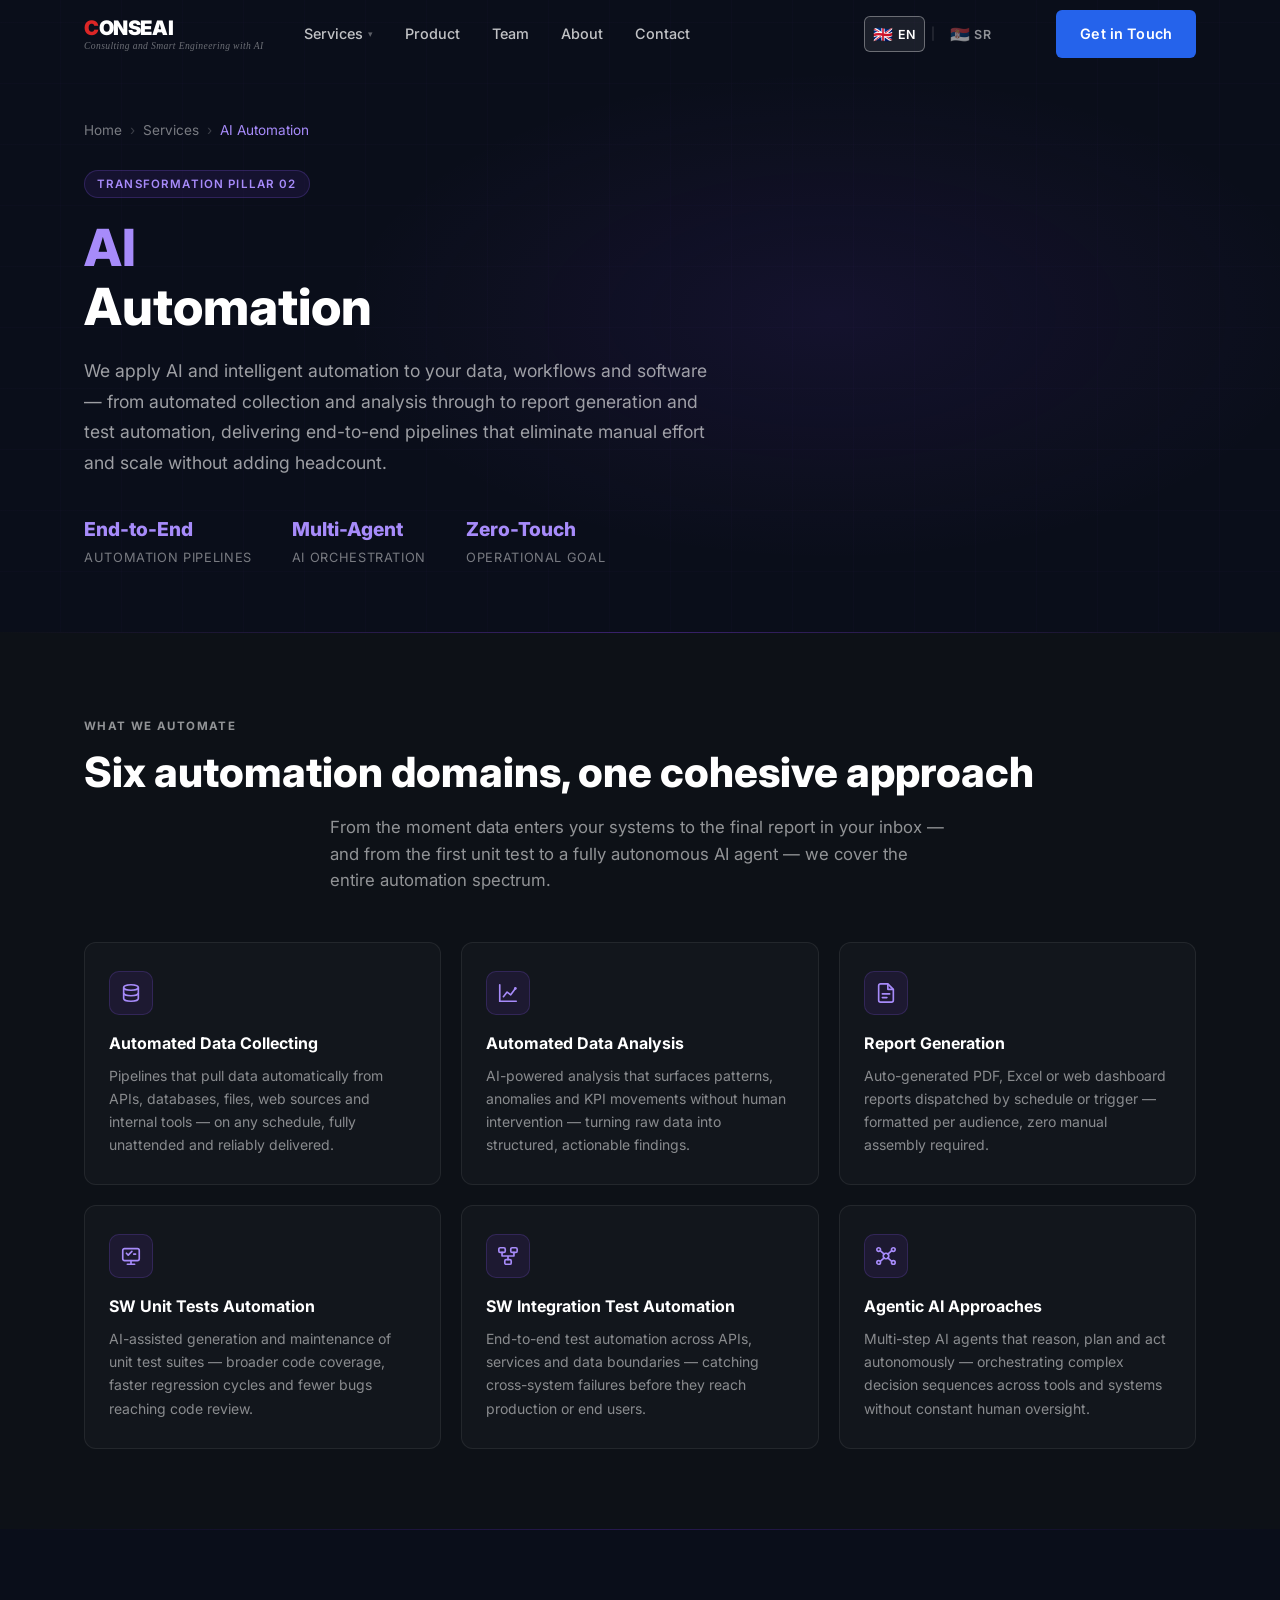
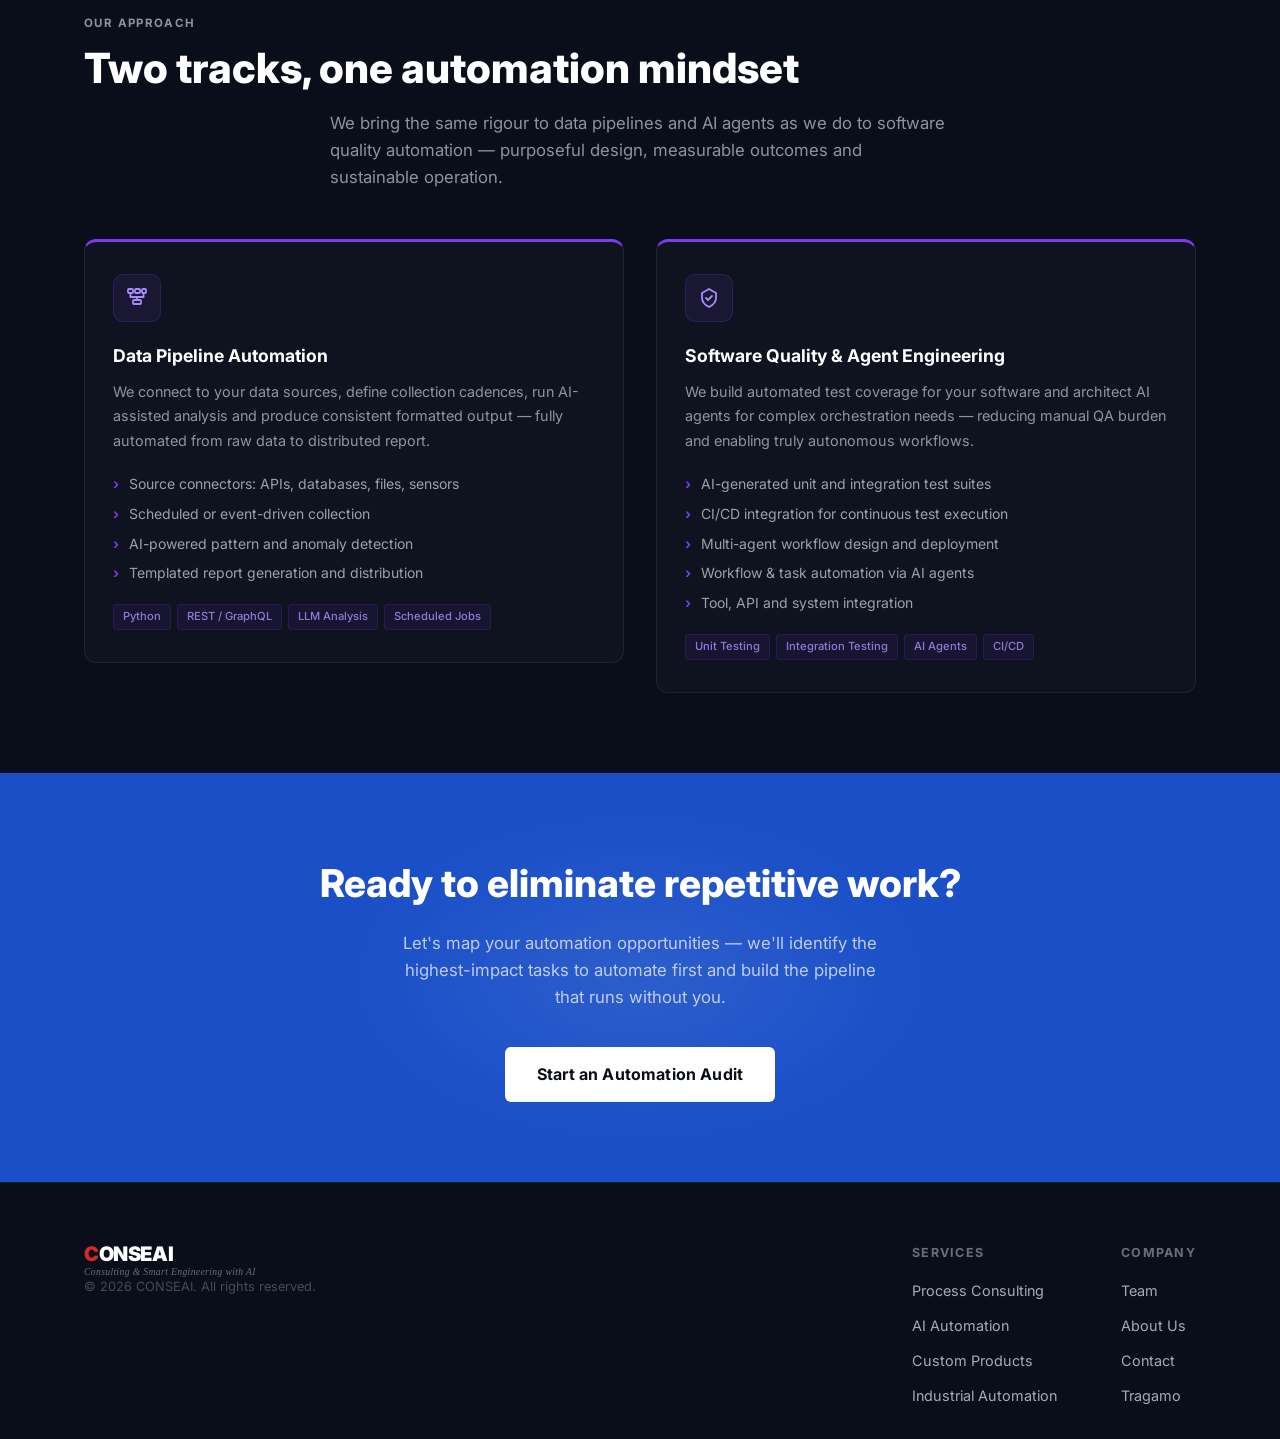
<file: ai-automation.html>
<!DOCTYPE html>
<html lang="en">
<head>
  <meta charset="UTF-8" />
  <meta name="viewport" content="width=device-width, initial-scale=1.0, viewport-fit=cover" />
  <title>AI Automation — CONSEAI</title>
  <link rel="preconnect" href="https://fonts.googleapis.com" />
  <link rel="preconnect" href="https://fonts.gstatic.com" crossorigin />
  <link href="https://fonts.googleapis.com/css2?family=Inter:wght@300;400;500;600;700;800;900&display=swap" rel="stylesheet" />
  <link rel="stylesheet" href="style.css" />
  <style>
    /* ── Pillar hero (violet accent) ── */
    .pillar-hero {
      background: #0A0E1A;
      padding: 120px 0 64px;
      position: relative;
      overflow: hidden;
    }
    .pillar-hero__bg {
      position: absolute;
      inset: 0;
      background:
        radial-gradient(ellipse 700px 350px at 65% 50%, rgba(124,58,237,.09) 0%, transparent 70%),
        repeating-linear-gradient(0deg, transparent, transparent 60px, rgba(124,58,237,.02) 60px, rgba(124,58,237,.02) 61px),
        repeating-linear-gradient(90deg, transparent, transparent 60px, rgba(124,58,237,.02) 60px, rgba(124,58,237,.02) 61px);
    }
    .pillar-hero__inner { position: relative; }
    .pillar-hero__breadcrumb {
      display: flex;
      align-items: center;
      gap: 8px;
      margin-bottom: 28px;
      font-size: 0.85rem;
      color: rgba(255,255,255,.45);
    }
    .pillar-hero__breadcrumb a { color: rgba(255,255,255,.45); text-decoration: none; transition: color .2s; }
    .pillar-hero__breadcrumb a:hover { color: #A78BFA; }
    .pillar-hero__breadcrumb-sep { color: rgba(255,255,255,.2); }
    .pillar-hero__breadcrumb-current { color: #A78BFA; }
    .pillar-hero__label {
      display: inline-block;
      font-size: 0.72rem;
      font-weight: 600;
      letter-spacing: .1em;
      text-transform: uppercase;
      color: #A78BFA;
      background: rgba(124,58,237,.1);
      border: 1px solid rgba(139,92,246,.22);
      padding: 4px 12px;
      border-radius: 999px;
      margin-bottom: 20px;
    }
    .pillar-hero__title {
      font-size: clamp(2rem, 4vw, 3.5rem);
      font-weight: 800;
      color: #fff;
      line-height: 1.15;
      margin: 0 0 20px;
    }
    .pillar-hero__title em { font-style: normal; color: #A78BFA; }
    .pillar-hero__sub {
      font-size: 1.1rem;
      color: rgba(255,255,255,.6);
      max-width: 640px;
      line-height: 1.75;
      margin: 0 0 36px;
    }
    .pillar-hero__stats {
      display: flex;
      gap: 40px;
      flex-wrap: wrap;
    }
    .pillar-hero__stat { display: flex; flex-direction: column; gap: 4px; }
    .pillar-hero__stat-num {
      font-size: 1.75rem;
      font-weight: 800;
      color: #A78BFA;
      line-height: 1;
    }
    .pillar-hero__stat-label {
      font-size: 0.8rem;
      color: rgba(255,255,255,.45);
      text-transform: uppercase;
      letter-spacing: .05em;
    }

    /* ── Automation domains grid ── */
    .ai-services {
      background: #0D1117;
      padding: 80px 0;
      position: relative;
    }
    .ai-services::before {
      content: '';
      position: absolute;
      top: 0; left: 0; right: 0;
      height: 1px;
      background: linear-gradient(90deg, transparent, rgba(124,58,237,.4), transparent);
    }
    .ai-services__grid {
      display: grid;
      grid-template-columns: repeat(3, 1fr);
      gap: 20px;
      margin-top: 48px;
    }
    .ai-service-card {
      background: rgba(255,255,255,.025);
      border: 1px solid rgba(255,255,255,.07);
      border-radius: 12px;
      padding: 28px 24px;
      transition: background .2s, border-color .2s;
    }
    .ai-service-card:hover {
      background: rgba(255,255,255,.04);
      border-color: rgba(124,58,237,.28);
    }
    .ai-service-card__icon {
      width: 44px;
      height: 44px;
      background: rgba(124,58,237,.1);
      border: 1px solid rgba(139,92,246,.2);
      border-radius: 10px;
      display: flex;
      align-items: center;
      justify-content: center;
      color: #A78BFA;
      margin-bottom: 18px;
    }
    .ai-service-card__icon svg { width: 22px; height: 22px; }
    .ai-service-card__title {
      font-size: 1rem;
      font-weight: 700;
      color: #fff;
      margin: 0 0 10px;
      line-height: 1.3;
    }
    .ai-service-card__body {
      font-size: 0.875rem;
      color: rgba(255,255,255,.5);
      line-height: 1.65;
      margin: 0;
    }

    /* ── Approach / how we work ── */
    .ai-approach {
      background: #0A0E1A;
      padding: 80px 0;
      position: relative;
    }
    .ai-approach::before {
      content: '';
      position: absolute;
      top: 0; left: 0; right: 0;
      height: 1px;
      background: linear-gradient(90deg, transparent, rgba(124,58,237,.25), transparent);
    }
    .ai-approach__layout {
      display: grid;
      grid-template-columns: 1fr 1fr;
      gap: 32px;
      margin-top: 48px;
      align-items: start;
    }
    .ai-track {
      background: rgba(255,255,255,.025);
      border: 1px solid rgba(255,255,255,.07);
      border-top: 3px solid #7C3AED;
      border-radius: 12px;
      padding: 32px 28px;
      transition: background .2s;
    }
    .ai-track:hover { background: rgba(255,255,255,.04); }
    .ai-track__icon {
      width: 48px;
      height: 48px;
      background: rgba(124,58,237,.1);
      border: 1px solid rgba(124,58,237,.2);
      border-radius: 10px;
      display: flex;
      align-items: center;
      justify-content: center;
      color: #A78BFA;
      margin-bottom: 20px;
    }
    .ai-track__icon svg { width: 24px; height: 24px; }
    .ai-track__title {
      font-size: 1.1rem;
      font-weight: 700;
      color: #fff;
      margin: 0 0 10px;
    }
    .ai-track__desc {
      font-size: 0.9rem;
      color: rgba(255,255,255,.55);
      line-height: 1.7;
      margin: 0 0 20px;
    }
    .ai-track__list {
      list-style: none;
      margin: 0 0 20px;
      display: flex;
      flex-direction: column;
      gap: 8px;
    }
    .ai-track__list li {
      font-size: 0.875rem;
      color: rgba(255,255,255,.6);
      padding-left: 16px;
      position: relative;
      line-height: 1.55;
    }
    .ai-track__list li::before {
      content: '›';
      position: absolute;
      left: 0;
      color: #7C3AED;
      font-weight: 700;
    }
    .ai-track__tags {
      display: flex;
      flex-wrap: wrap;
      gap: 6px;
    }
    .ai-track__tag {
      font-size: 0.7rem;
      font-weight: 500;
      padding: 3px 9px;
      background: rgba(124,58,237,.08);
      color: rgba(167,139,250,.85);
      border: 1px solid rgba(124,58,237,.18);
      border-radius: 4px;
    }

    /* ── Responsive ── */
    @media (max-width: 1024px) {
      .ai-services__grid { grid-template-columns: repeat(2, 1fr); }
    }
    @media (max-width: 768px) {
      .pillar-hero { padding: 100px 0 48px; }
      .pillar-hero__stats { gap: 24px; }
      .ai-services__grid { grid-template-columns: 1fr; }
      .ai-approach__layout { grid-template-columns: 1fr; }
    }
    @media (max-width: 390px) {
      .pillar-hero__title { font-size: 1.75rem; }
    }
  </style>
</head>
<body>

  <!-- ── Navigation ── -->
  <nav class="nav" id="nav">
    <div class="nav__inner container">
      <a href="index.html" class="nav__logo">
        <span class="nav__logo-name"><span class="nav__logo-mark">C</span>ONSEAI</span>
        <span class="nav__logo-sub" data-en="Consulting and Smart Engineering with AI" data-sr="Savetovanje i Pametno Inženjerstvo sa AI">Consulting and Smart Engineering with AI</span>
      </a>
      <ul class="nav__links" id="navLinks">
        <li>
          <a href="index.html#services" class="nav__dropdown-trigger" data-en="Services" data-sr="Usluge">
            Services <span class="nav__dropdown-arrow" aria-hidden="true">▾</span>
          </a>
          <div class="nav__dropdown">
            <a href="process-consulting.html" class="nav__dropdown-item" data-en="Process Consulting" data-sr="Procesno Savetovanje"><span class="nav__dropdown-num">01</span> Process Consulting</a>
            <a href="ai-automation.html" class="nav__dropdown-item nav__dropdown-item--highlight" data-en="AI Automation" data-sr="AI Automatizacija"><span class="nav__dropdown-num">02</span> AI Automation</a>
            <a href="custom-software.html" class="nav__dropdown-item" data-en="Custom Software &amp; Products" data-sr="Prilagođeni Softver i Proizvodi"><span class="nav__dropdown-num">03</span> Custom Software &amp; Products</a>
            <div class="nav__dropdown-sep"></div>
            <a href="industrial.html" class="nav__dropdown-item" data-en="Industrial Automation &amp; Electrical Eng." data-sr="Industrijska Automatizacija i Elektrotehnika"><span class="nav__dropdown-num">04</span> Industrial Automation &amp; Electrical Eng.</a>
          </div>
        </li>
        <li><a href="index.html#product" data-en="Product" data-sr="Proizvod">Product</a></li>
        <li><a href="index.html#team" data-en="Team" data-sr="Tim">Team</a></li>
        <li><a href="index.html#about" data-en="About" data-sr="O nama">About</a></li>
        <li><a href="index.html#contact" data-en="Contact" data-sr="Kontakt">Contact</a></li>
        <li class="nav__mobile-cta"><a href="index.html#contact" class="btn btn--red" data-en="Get in Touch" data-sr="Kontaktirajte nas">Get in Touch</a></li>
      </ul>
      <div class="nav__lang">
        <button class="nav__lang-btn active" data-lang="en" aria-label="Switch to English">
          <span class="nav__flag">🇬🇧</span> EN
        </button>
        <span class="nav__lang-sep">|</span>
        <button class="nav__lang-btn" data-lang="sr" aria-label="Prebaci na srpski">
          <span class="nav__flag">🇷🇸</span> SR
        </button>
      </div>
      <a href="index.html#contact" class="btn btn--red nav__cta" data-en="Get in Touch" data-sr="Kontaktirajte nas">Get in Touch</a>
      <button class="nav__burger" id="burger" aria-label="Toggle menu">
        <span></span><span></span><span></span>
      </button>
    </div>
  </nav>

  <!-- ── Page Hero ── -->
  <section class="pillar-hero">
    <div class="pillar-hero__bg"></div>
    <div class="container pillar-hero__inner">
      <div class="pillar-hero__breadcrumb">
        <a href="index.html" data-en="Home" data-sr="Početna">Home</a>
        <span class="pillar-hero__breadcrumb-sep">›</span>
        <a href="index.html#services" data-en="Services" data-sr="Usluge">Services</a>
        <span class="pillar-hero__breadcrumb-sep">›</span>
        <span class="pillar-hero__breadcrumb-current" data-en="AI Automation" data-sr="AI Automatizacija">AI Automation</span>
      </div>
      <div class="pillar-hero__label" data-en="Transformation Pillar 02" data-sr="Stub Transformacije 02">Transformation Pillar 02</div>
      <h1 class="pillar-hero__title">
        <em data-en="AI" data-sr="AI">AI</em><br/>
        <span data-en="Automation" data-sr="Automatizacija">Automation</span>
      </h1>
      <p class="pillar-hero__sub" data-en="We apply AI and intelligent automation to your data, workflows and software — from automated collection and analysis through to report generation and test automation, delivering end-to-end pipelines that eliminate manual effort and scale without adding headcount." data-sr="Primenjujemo AI i inteligentnu automatizaciju na vaše podatke, tokove rada i softver — od automatskog prikupljanja i analize do generisanja izveštaja i automatizacije testova, isporučujući end-to-end pipeline-ove koji eliminišu ručni rad i skaliraju bez povećanja tima.">
        We apply AI and intelligent automation to your data, workflows and software — from automated
        collection and analysis through to report generation and test automation, delivering
        end-to-end pipelines that eliminate manual effort and scale without adding headcount.
      </p>
      <div class="pillar-hero__stats">
        <div class="pillar-hero__stat">
          <span class="pillar-hero__stat-num" style="font-size:1.2rem; line-height:1.5;" data-en="End-to-End" data-sr="End-to-End">End-to-End</span>
          <span class="pillar-hero__stat-label" data-en="Automation Pipelines" data-sr="Automatizacioni Pipeline-ovi">Automation Pipelines</span>
        </div>
        <div class="pillar-hero__stat">
          <span class="pillar-hero__stat-num" style="font-size:1.2rem; line-height:1.5;" data-en="Multi-Agent" data-sr="Multi-Agent">Multi-Agent</span>
          <span class="pillar-hero__stat-label" data-en="AI Orchestration" data-sr="AI Orkestracija">AI Orchestration</span>
        </div>
        <div class="pillar-hero__stat">
          <span class="pillar-hero__stat-num" style="font-size:1.2rem; line-height:1.5;" data-en="Zero-Touch" data-sr="Zero-Touch">Zero-Touch</span>
          <span class="pillar-hero__stat-label" data-en="Operational Goal" data-sr="Operativni Cilj">Operational Goal</span>
        </div>
      </div>
    </div>
  </section>

  <!-- ── Automation Domains ── -->
  <section class="ai-services">
    <div class="container">
      <div class="section-header" style="text-align:left; margin-bottom:0;">
        <span class="section-label section-label--light" data-en="What We Automate" data-sr="Šta Automatizujemo">What We Automate</span>
        <h2 class="section-title section-title--light" data-en="Six automation domains, one cohesive approach" data-sr="Šest automatizacionih domena, jedan koherentan pristup">Six automation domains, one cohesive approach</h2>
        <p class="section-sub" style="color:rgba(255,255,255,.55); max-width:620px;" data-en="From the moment data enters your systems to the final report in your inbox — and from the first unit test to a fully autonomous AI agent — we cover the entire automation spectrum." data-sr="Od trenutka kada podaci uđu u vaše sisteme do konačnog izveštaja u vašem sanduču — i od prvog unit testa do potpuno autonomnog AI agenta — pokrivamo čitav spektar automatizacije.">
          From the moment data enters your systems to the final report in your inbox — and from the
          first unit test to a fully autonomous AI agent — we cover the entire automation spectrum.
        </p>
      </div>

      <div class="ai-services__grid">

        <!-- 1 · Data Collecting -->
        <div class="ai-service-card">
          <div class="ai-service-card__icon">
            <svg viewBox="0 0 24 24" fill="none">
              <ellipse cx="12" cy="6" rx="8" ry="3" stroke="currentColor" stroke-width="1.8"/>
              <path d="M4 6v6c0 1.66 3.58 3 8 3s8-1.34 8-3V6" stroke="currentColor" stroke-width="1.8"/>
              <path d="M4 12v6c0 1.66 3.58 3 8 3s8-1.34 8-3v-6" stroke="currentColor" stroke-width="1.8"/>
            </svg>
          </div>
          <h3 class="ai-service-card__title" data-en="Automated Data Collecting" data-sr="Automatizovano Prikupljanje Podataka">Automated Data Collecting</h3>
          <p class="ai-service-card__body" data-en="Pipelines that pull data automatically from APIs, databases, files, web sources and internal tools — on any schedule, fully unattended and reliably delivered." data-sr="Pipeline-ovi koji automatski povlače podatke iz API-ja, baza podataka, fajlova, web izvora i internih alata — po bilo kom rasporedu, potpuno bez nadzora.">
            Pipelines that pull data automatically from APIs, databases, files, web sources and
            internal tools — on any schedule, fully unattended and reliably delivered.
          </p>
        </div>

        <!-- 2 · Data Analysis -->
        <div class="ai-service-card">
          <div class="ai-service-card__icon">
            <svg viewBox="0 0 24 24" fill="none">
              <path d="M3 3v18h18" stroke="currentColor" stroke-width="1.8" stroke-linecap="round"/>
              <path d="M7 16l4-5 4 3 5-7" stroke="currentColor" stroke-width="1.8" stroke-linecap="round" stroke-linejoin="round"/>
              <circle cx="20" cy="7" r="1.5" fill="currentColor"/>
            </svg>
          </div>
          <h3 class="ai-service-card__title" data-en="Automated Data Analysis" data-sr="Automatizovana Analiza Podataka">Automated Data Analysis</h3>
          <p class="ai-service-card__body" data-en="AI-powered analysis that surfaces patterns, anomalies and KPI movements without human intervention — turning raw data into structured, actionable findings." data-sr="AI analiza koja otkriva obrasce, anomalije i kretanje KPI-jeva bez ljudske intervencije — pretvara sirove podatke u strukturirane, delotvorneuvide.">
            AI-powered analysis that surfaces patterns, anomalies and KPI movements without human
            intervention — turning raw data into structured, actionable findings.
          </p>
        </div>

        <!-- 3 · Report Generation -->
        <div class="ai-service-card">
          <div class="ai-service-card__icon">
            <svg viewBox="0 0 24 24" fill="none">
              <path d="M14 2H6a2 2 0 0 0-2 2v16a2 2 0 0 0 2 2h12a2 2 0 0 0 2-2V8z" stroke="currentColor" stroke-width="1.8" stroke-linejoin="round"/>
              <path d="M14 2v6h6" stroke="currentColor" stroke-width="1.8" stroke-linejoin="round"/>
              <path d="M8 13h8M8 17h5" stroke="currentColor" stroke-width="1.8" stroke-linecap="round"/>
            </svg>
          </div>
          <h3 class="ai-service-card__title" data-en="Report Generation" data-sr="Generisanje Izveštaja">Report Generation</h3>
          <p class="ai-service-card__body" data-en="Auto-generated PDF, Excel or web dashboard reports dispatched by schedule or trigger — formatted per audience, zero manual assembly required." data-sr="Automatski generisani PDF, Excel ili web dashboard izveštaji koji se šalju po rasporedu ili okidaču — formatirani za svaku publiku, bez ručnog sastavljanja.">
            Auto-generated PDF, Excel or web dashboard reports dispatched by schedule or trigger —
            formatted per audience, zero manual assembly required.
          </p>
        </div>

        <!-- 4 · Unit Test Automation -->
        <div class="ai-service-card">
          <div class="ai-service-card__icon">
            <svg viewBox="0 0 24 24" fill="none">
              <rect x="3" y="4" width="18" height="13" rx="2" stroke="currentColor" stroke-width="1.8"/>
              <path d="M8 21h8M12 17v4" stroke="currentColor" stroke-width="1.8" stroke-linecap="round"/>
              <path d="M7 9l2 2 4-4" stroke="currentColor" stroke-width="1.8" stroke-linecap="round" stroke-linejoin="round"/>
              <path d="M15 10h2" stroke="currentColor" stroke-width="1.8" stroke-linecap="round"/>
            </svg>
          </div>
          <h3 class="ai-service-card__title" data-en="SW Unit Tests Automation" data-sr="Automatizacija SW Unit Testova">SW Unit Tests Automation</h3>
          <p class="ai-service-card__body" data-en="AI-assisted generation and maintenance of unit test suites — broader code coverage, faster regression cycles and fewer bugs reaching code review." data-sr="AI-asistirana generacija i održavanje paketa unit testova — šire pokriće koda, brži regresioni ciklusi i manje grešaka koje dostignu reviziju koda.">
            AI-assisted generation and maintenance of unit test suites — broader code coverage,
            faster regression cycles and fewer bugs reaching code review.
          </p>
        </div>

        <!-- 5 · Integration Test Automation -->
        <div class="ai-service-card">
          <div class="ai-service-card__icon">
            <svg viewBox="0 0 24 24" fill="none">
              <rect x="2" y="3" width="7" height="5" rx="1.5" stroke="currentColor" stroke-width="1.8"/>
              <rect x="15" y="3" width="7" height="5" rx="1.5" stroke="currentColor" stroke-width="1.8"/>
              <rect x="8.5" y="16" width="7" height="5" rx="1.5" stroke="currentColor" stroke-width="1.8"/>
              <path d="M5.5 8v4M18.5 8v4M5.5 12h13M12 12v4" stroke="currentColor" stroke-width="1.8" stroke-linecap="round"/>
            </svg>
          </div>
          <h3 class="ai-service-card__title" data-en="SW Integration Test Automation" data-sr="Automatizacija SW Integracijskih Testova">SW Integration Test Automation</h3>
          <p class="ai-service-card__body" data-en="End-to-end test automation across APIs, services and data boundaries — catching cross-system failures before they reach production or end users." data-sr="End-to-end automatizacija testova kroz API-je, servise i granice podataka — hvatanje međusistemskih grešaka pre produkcije ili krajnjih korisnika.">
            End-to-end test automation across APIs, services and data boundaries — catching
            cross-system failures before they reach production or end users.
          </p>
        </div>

        <!-- 6 · Agentic AI -->
        <div class="ai-service-card">
          <div class="ai-service-card__icon">
            <svg viewBox="0 0 24 24" fill="none">
              <circle cx="12" cy="12" r="3" stroke="currentColor" stroke-width="1.8"/>
              <circle cx="4"  cy="5"  r="2" stroke="currentColor" stroke-width="1.8"/>
              <circle cx="20" cy="5"  r="2" stroke="currentColor" stroke-width="1.8"/>
              <circle cx="4"  cy="19" r="2" stroke="currentColor" stroke-width="1.8"/>
              <circle cx="20" cy="19" r="2" stroke="currentColor" stroke-width="1.8"/>
              <path d="M6 6.5l4 3.5M18 6.5l-4 3.5M6 17.5l4-3.5M18 17.5l-4-3.5" stroke="currentColor" stroke-width="1.8" stroke-linecap="round"/>
            </svg>
          </div>
          <h3 class="ai-service-card__title" data-en="Agentic AI Approaches" data-sr="Agentički AI Pristupi">Agentic AI Approaches</h3>
          <p class="ai-service-card__body" data-en="Multi-step AI agents that reason, plan and act autonomously — orchestrating complex decision sequences across tools and systems without constant human oversight." data-sr="Višestepeni AI agenti koji razmišljaju, planiraju i deluju autonomno — orkestriraju složene nizove odluka kroz alate i sisteme bez stalnog nadzora.">
            Multi-step AI agents that reason, plan and act autonomously — orchestrating complex
            decision sequences across tools and systems without constant human oversight.
          </p>
        </div>

      </div>
    </div>
  </section>

  <!-- ── How We Work ── -->
  <section class="ai-approach">
    <div class="container">
      <div class="section-header" style="text-align:left; margin-bottom:0;">
        <span class="section-label section-label--light" data-en="Our Approach" data-sr="Naš Pristup">Our Approach</span>
        <h2 class="section-title section-title--light" data-en="Two tracks, one automation mindset" data-sr="Dva pravca, jedna automatizaciona mentalnost">Two tracks, one automation mindset</h2>
        <p class="section-sub" style="color:rgba(255,255,255,.55); max-width:620px;" data-en="We bring the same rigour to data pipelines and AI agents as we do to software quality automation — purposeful design, measurable outcomes and sustainable operation." data-sr="Istu strogost donosimo u data pipeline-ove i AI agente kao i u automatizaciju softverskog kvaliteta — namjenski dizajn, merljivi rezultati i održivo funkcionisanje.">
          We bring the same rigour to data pipelines and AI agents as we do to software quality
          automation — purposeful design, measurable outcomes and sustainable operation.
        </p>
      </div>

      <div class="ai-approach__layout">

        <!-- Track 1: Data Pipeline -->
        <div class="ai-track">
          <div class="ai-track__icon">
            <svg viewBox="0 0 24 24" fill="none">
              <rect x="3" y="3" width="5" height="4" rx="1" stroke="currentColor" stroke-width="1.8"/>
              <rect x="10" y="3" width="5" height="4" rx="1" stroke="currentColor" stroke-width="1.8"/>
              <rect x="17" y="3" width="4" height="4" rx="1" stroke="currentColor" stroke-width="1.8"/>
              <path d="M5.5 7v4h13V7" stroke="currentColor" stroke-width="1.8" stroke-linecap="round"/>
              <path d="M12 11v3" stroke="currentColor" stroke-width="1.8" stroke-linecap="round"/>
              <rect x="8" y="14" width="8" height="4" rx="1" stroke="currentColor" stroke-width="1.8"/>
            </svg>
          </div>
          <h3 class="ai-track__title" data-en="Data Pipeline Automation" data-sr="Automatizacija Data Pipeline-a">Data Pipeline Automation</h3>
          <p class="ai-track__desc" data-en="We connect to your data sources, define collection cadences, run AI-assisted analysis and produce consistent formatted output — fully automated from raw data to distributed report." data-sr="Povezujemo se sa vašim izvorima podataka, definišemo rasporede prikupljanja, pokrećemo AI analizu i produkujemo konzistentan formatiran izlaz — potpuno automatizovano od sirovih podataka do distribuiranog izveštaja.">
            We connect to your data sources, define collection cadences, run AI-assisted analysis
            and produce consistent formatted output — fully automated from raw data to distributed
            report.
          </p>
          <ul class="ai-track__list">
            <li data-en="Source connectors: APIs, databases, files, sensors" data-sr="Konektori izvora: API-ji, baze podataka, fajlovi, senzori">Source connectors: APIs, databases, files, sensors</li>
            <li data-en="Scheduled or event-driven collection" data-sr="Prikupljanje po rasporedu ili okidaču">Scheduled or event-driven collection</li>
            <li data-en="AI-powered pattern and anomaly detection" data-sr="AI detekcija obrazaca i anomalija">AI-powered pattern and anomaly detection</li>
            <li data-en="Templated report generation and distribution" data-sr="Šablonsko generisanje i distribucija izveštaja">Templated report generation and distribution</li>
          </ul>
          <div class="ai-track__tags">
            <span class="ai-track__tag">Python</span>
            <span class="ai-track__tag">REST / GraphQL</span>
            <span class="ai-track__tag">LLM Analysis</span>
            <span class="ai-track__tag">Scheduled Jobs</span>
          </div>
        </div>

        <!-- Track 2: Software Quality & Agents -->
        <div class="ai-track">
          <div class="ai-track__icon">
            <svg viewBox="0 0 24 24" fill="none">
              <path d="M12 3l7 4v5c0 4-3 7-7 9-4-2-7-5-7-9V7l7-4z" stroke="currentColor" stroke-width="1.8" stroke-linejoin="round"/>
              <path d="M9 12l2 2 4-4" stroke="currentColor" stroke-width="1.8" stroke-linecap="round" stroke-linejoin="round"/>
            </svg>
          </div>
          <h3 class="ai-track__title" data-en="Software Quality &amp; Agent Engineering" data-sr="Softverski Kvalitet i Razvoj Agenata">Software Quality &amp; Agent Engineering</h3>
          <p class="ai-track__desc" data-en="We build automated test coverage for your software and architect AI agents for complex orchestration needs — reducing manual QA burden and enabling truly autonomous workflows." data-sr="Gradimo automatizovano testno pokriće za vaš softver i arhitekturiramo AI agente za složene potrebe orkestracije — smanjujemo ručni QA teret i omogućavamo zaista autonomne tokove rada.">
            We build automated test coverage for your software and architect AI agents for complex
            orchestration needs — reducing manual QA burden and enabling truly autonomous workflows.
          </p>
          <ul class="ai-track__list">
            <li data-en="AI-generated unit and integration test suites" data-sr="AI-generisani paketi unit i integracionih testova">AI-generated unit and integration test suites</li>
            <li data-en="CI/CD integration for continuous test execution" data-sr="CI/CD integracija za kontinualno izvođenje testova">CI/CD integration for continuous test execution</li>
            <li data-en="Multi-agent workflow design and deployment" data-sr="Dizajn i deplojevanje multi-agentnih tokova rada">Multi-agent workflow design and deployment</li>
            <li data-en="Workflow &amp; task automation via AI agents" data-sr="Automatizacija tokova rada i zadataka putem AI agenata">Workflow &amp; task automation via AI agents</li>
            <li data-en="Tool, API and system integration" data-sr="Integracija alata, API-ja i sistema">Tool, API and system integration</li>
          </ul>
          <div class="ai-track__tags">
            <span class="ai-track__tag">Unit Testing</span>
            <span class="ai-track__tag">Integration Testing</span>
            <span class="ai-track__tag">AI Agents</span>
            <span class="ai-track__tag">CI/CD</span>
          </div>
        </div>

      </div>
    </div>
  </section>

  <!-- ── CTA Banner ── -->
  <section class="cta-banner">
    <div class="cta-banner__bg"><div class="cta-banner__glow"></div></div>
    <div class="container cta-banner__inner">
      <h2 class="cta-banner__title" data-en="Ready to eliminate repetitive work?" data-sr="Spremni da eliminišete repetitivni rad?">Ready to eliminate repetitive work?</h2>
      <p class="cta-banner__sub" data-en="Let's map your automation opportunities — we'll identify the highest-impact tasks to automate first and build the pipeline that runs without you." data-sr="Mapiraćemo vaše prilike za automatizaciju — identifikujemo zadatke s najvećim uticajem i izgradimo pipeline koji radi bez vašeg angažmana.">
        Let's map your automation opportunities — we'll identify the highest-impact tasks to
        automate first and build the pipeline that runs without you.
      </p>
      <a href="index.html#contact" class="btn btn--white btn--lg" data-en="Start an Automation Audit" data-sr="Pokrenite Automatizacioni Audit">Start an Automation Audit</a>
    </div>
  </section>

  <!-- ── Footer ── -->
  <footer class="footer">
    <div class="container footer__inner">
      <div class="footer__brand">
        <a href="index.html" class="nav__logo">
          <span class="nav__logo-name"><span class="nav__logo-mark">C</span>ONSEAI</span>
          <span class="nav__logo-sub" data-en="Consulting &amp; Smart Engineering with AI" data-sr="Savetovanje i Pametno Inženjerstvo sa AI">Consulting &amp; Smart Engineering with AI</span>
        </a>
        <p class="footer__copy" data-en="© 2026 CONSEAI. All rights reserved." data-sr="© 2026 CONSEAI. Sva prava zadržana.">© 2026 CONSEAI. All rights reserved.</p>
      </div>
      <div class="footer__links">
        <div class="footer__col">
          <h5 data-en="Services" data-sr="Usluge">Services</h5>
          <a href="process-consulting.html" data-en="Process Consulting" data-sr="Procesno Savetovanje">Process Consulting</a>
          <a href="ai-automation.html" data-en="AI Automation" data-sr="AI Automatizacija">AI Automation</a>
          <a href="custom-software.html" data-en="Custom Products" data-sr="Prilagođeni Proizvodi">Custom Products</a>
          <a href="industrial.html" data-en="Industrial Automation" data-sr="Industrijska Automatizacija">Industrial Automation</a>
        </div>
        <div class="footer__col">
          <h5 data-en="Company" data-sr="Kompanija">Company</h5>
          <a href="index.html#team" data-en="Team" data-sr="Tim">Team</a>
          <a href="index.html#about" data-en="About Us" data-sr="O Nama">About Us</a>
          <a href="index.html#contact" data-en="Contact" data-sr="Kontakt">Contact</a>
          <a href="custom-software.html#tragamo">Tragamo</a>
        </div>
      </div>
    </div>
  </footer>

  <script src="script.js"></script>
</body>
</html>
</file>
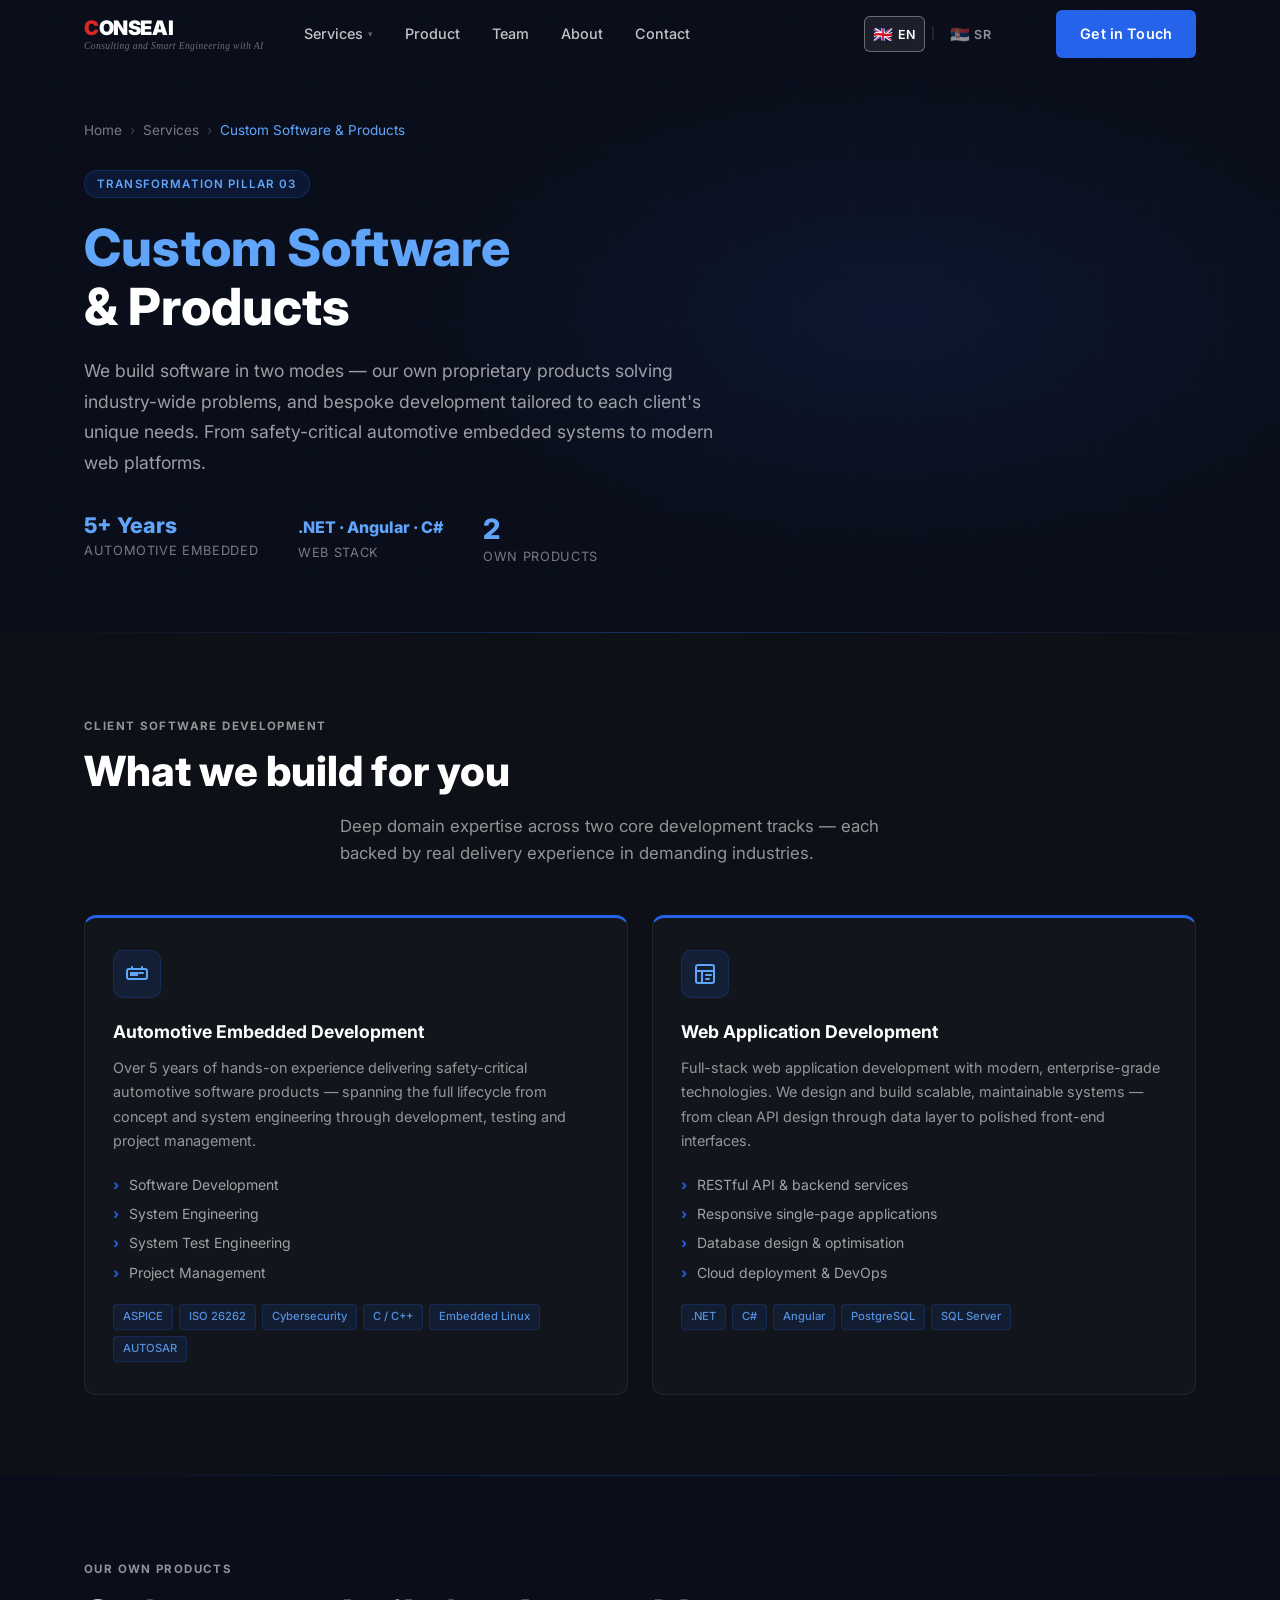
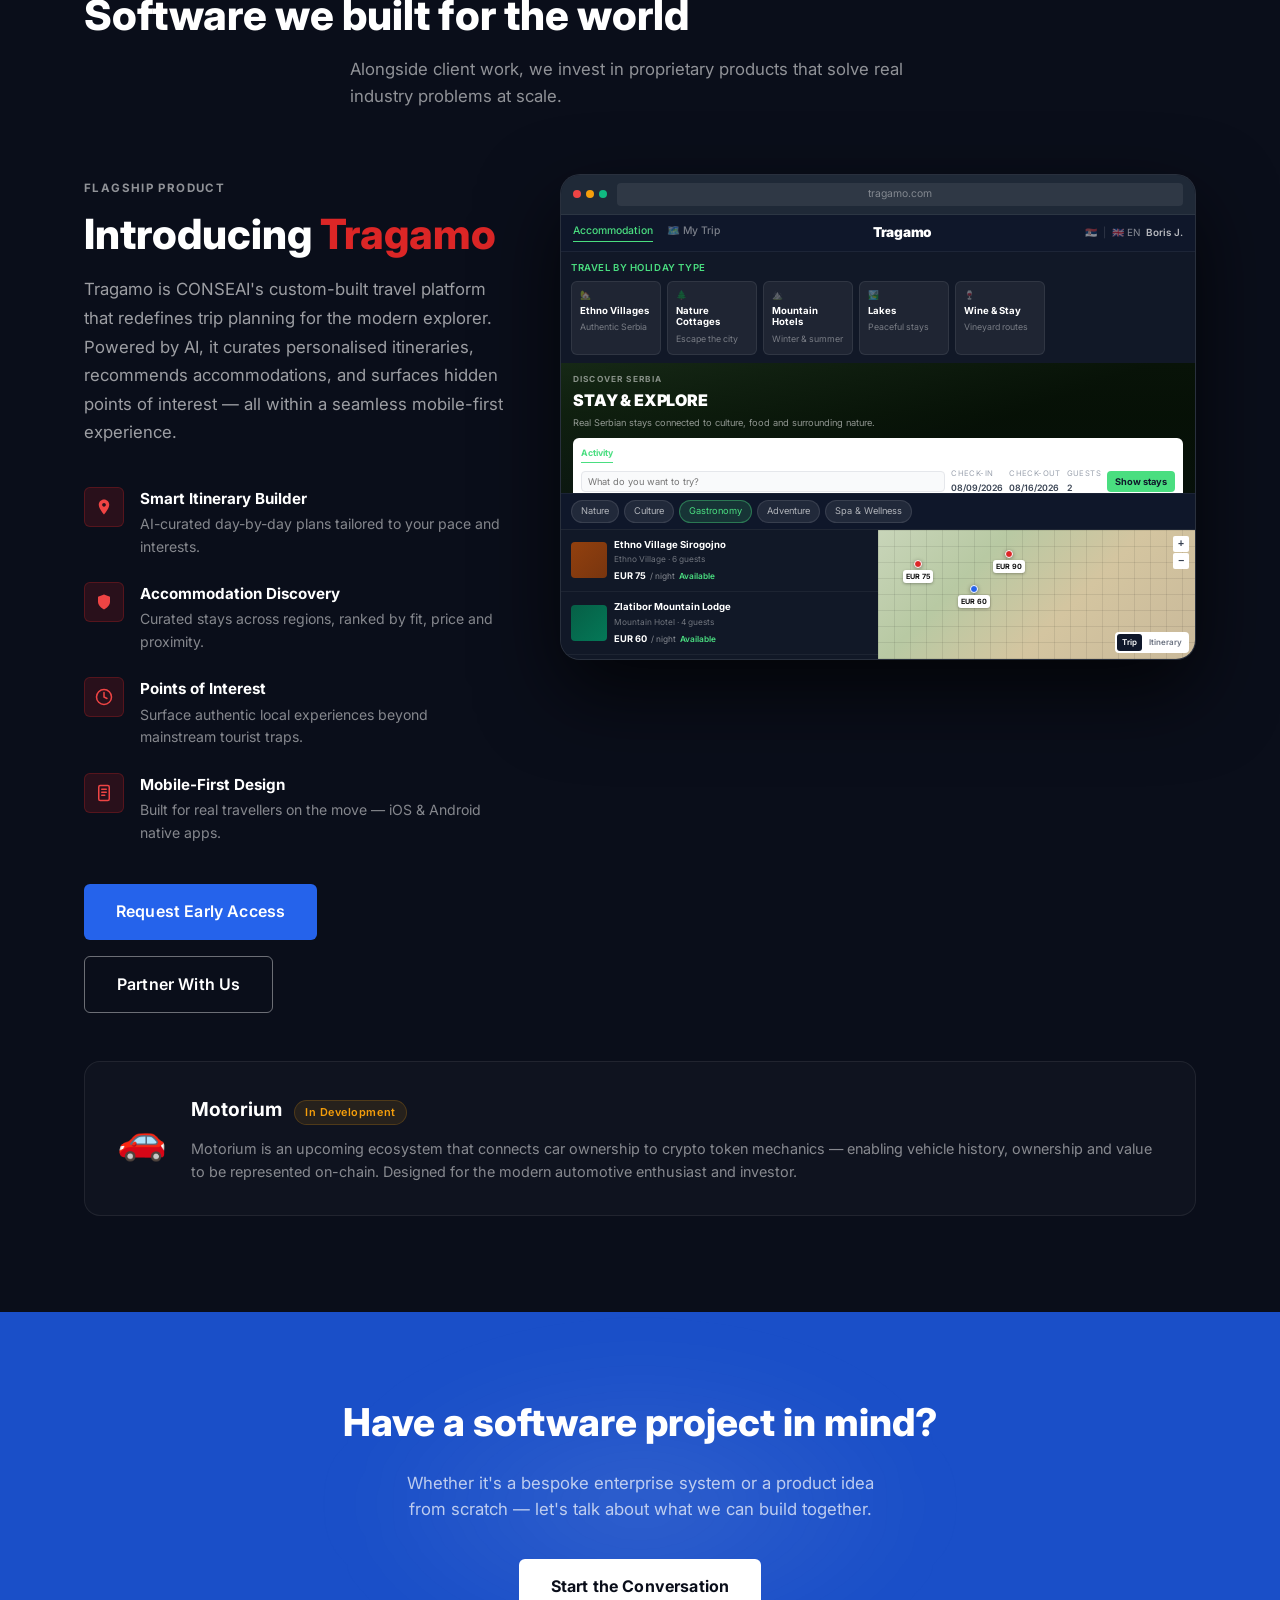
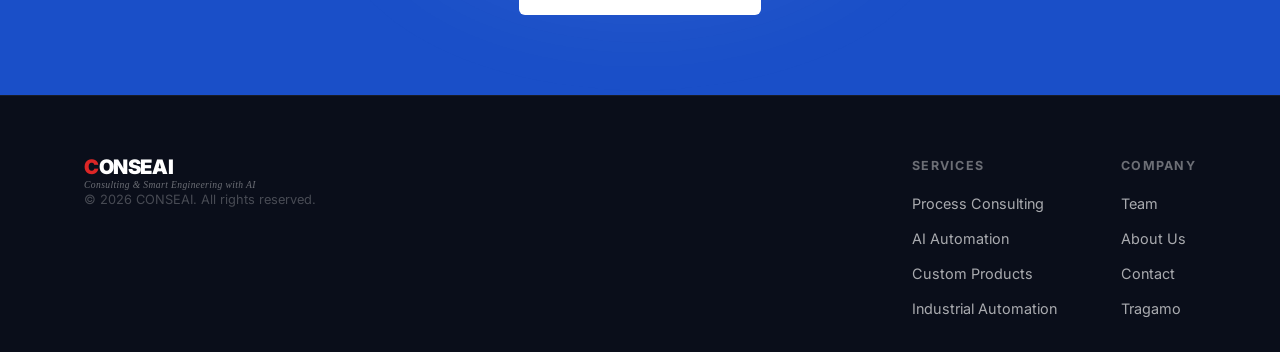
<file: custom-software.html>
<!DOCTYPE html>
<html lang="en">
<head>
  <meta charset="UTF-8" />
  <meta name="viewport" content="width=device-width, initial-scale=1.0, viewport-fit=cover" />
  <title>Custom Software & Products — CONSEAI</title>
  <link rel="preconnect" href="https://fonts.googleapis.com" />
  <link rel="preconnect" href="https://fonts.gstatic.com" crossorigin />
  <link href="https://fonts.googleapis.com/css2?family=Inter:wght@300;400;500;600;700;800;900&display=swap" rel="stylesheet" />
  <link rel="stylesheet" href="style.css" />
  <style>
    /* ── Pillar hero (blue accent) ── */
    .pillar-hero {
      background: #0A0E1A;
      padding: 120px 0 64px;
      position: relative;
      overflow: hidden;
    }
    .pillar-hero__bg {
      position: absolute;
      inset: 0;
      background:
        radial-gradient(ellipse 700px 350px at 70% 50%, rgba(37,99,235,.1) 0%, transparent 70%),
        repeating-linear-gradient(0deg, transparent, transparent 60px, rgba(37,99,235,.025) 60px, rgba(37,99,235,.025) 61px),
        repeating-linear-gradient(90deg, transparent, transparent 60px, rgba(37,99,235,.025) 60px, rgba(37,99,235,.025) 61px);
    }
    .pillar-hero__inner { position: relative; }
    .pillar-hero__breadcrumb {
      display: flex;
      align-items: center;
      gap: 8px;
      margin-bottom: 28px;
      font-size: 0.85rem;
      color: rgba(255,255,255,.45);
    }
    .pillar-hero__breadcrumb a { color: rgba(255,255,255,.45); text-decoration: none; transition: color .2s; }
    .pillar-hero__breadcrumb a:hover { color: #60A5FA; }
    .pillar-hero__breadcrumb-sep { color: rgba(255,255,255,.2); }
    .pillar-hero__breadcrumb-current { color: #60A5FA; }
    .pillar-hero__label {
      display: inline-block;
      font-size: 0.72rem;
      font-weight: 600;
      letter-spacing: .1em;
      text-transform: uppercase;
      color: #60A5FA;
      background: rgba(37,99,235,.12);
      border: 1px solid rgba(37,99,235,.25);
      padding: 4px 12px;
      border-radius: 999px;
      margin-bottom: 20px;
    }
    .pillar-hero__title {
      font-size: clamp(2rem, 4vw, 3.5rem);
      font-weight: 800;
      color: #fff;
      line-height: 1.15;
      margin: 0 0 20px;
    }
    .pillar-hero__title em { font-style: normal; color: #60A5FA; }
    .pillar-hero__sub {
      font-size: 1.1rem;
      color: rgba(255,255,255,.6);
      max-width: 640px;
      line-height: 1.75;
      margin: 0 0 36px;
    }
    .pillar-hero__stats {
      display: flex;
      gap: 40px;
      flex-wrap: wrap;
    }
    .pillar-hero__stat { display: flex; flex-direction: column; gap: 4px; }
    .pillar-hero__stat-num {
      font-size: 1.75rem;
      font-weight: 800;
      color: #60A5FA;
      line-height: 1;
    }
    .pillar-hero__stat-label {
      font-size: 0.8rem;
      color: rgba(255,255,255,.45);
      text-transform: uppercase;
      letter-spacing: .05em;
    }

    /* ── Custom software capabilities section ── */
    .sw-capabilities {
      background: #0D1117;
      padding: 80px 0;
      position: relative;
    }
    .sw-capabilities::before {
      content: '';
      position: absolute;
      top: 0; left: 0; right: 0;
      height: 1px;
      background: linear-gradient(90deg, transparent, rgba(37,99,235,.35), transparent);
    }
    .sw-capabilities__grid {
      display: grid;
      grid-template-columns: repeat(2, 1fr);
      gap: 24px;
      margin-top: 48px;
    }
    .sw-cap-card {
      background: rgba(255,255,255,.025);
      border: 1px solid rgba(255,255,255,.07);
      border-top: 3px solid #2563EB;
      border-radius: 12px;
      padding: 32px 28px;
      transition: background .2s;
    }
    .sw-cap-card:hover { background: rgba(255,255,255,.04); }
    .sw-cap-card__icon {
      width: 48px;
      height: 48px;
      background: rgba(37,99,235,.12);
      border: 1px solid rgba(37,99,235,.2);
      border-radius: 10px;
      display: flex;
      align-items: center;
      justify-content: center;
      color: #60A5FA;
      margin-bottom: 20px;
    }
    .sw-cap-card__icon svg { width: 24px; height: 24px; }
    .sw-cap-card__title {
      font-size: 1.1rem;
      font-weight: 700;
      color: #fff;
      margin: 0 0 10px;
    }
    .sw-cap-card__desc {
      font-size: 0.9rem;
      color: rgba(255,255,255,.55);
      line-height: 1.7;
      margin: 0 0 20px;
    }
    .sw-cap-card__list {
      list-style: none;
      margin: 0 0 20px;
      display: flex;
      flex-direction: column;
      gap: 7px;
    }
    .sw-cap-card__list li {
      font-size: 0.875rem;
      color: rgba(255,255,255,.6);
      padding-left: 16px;
      position: relative;
    }
    .sw-cap-card__list li::before {
      content: '›';
      position: absolute;
      left: 0;
      color: #2563EB;
      font-weight: 700;
    }
    .sw-cap-card__tags {
      display: flex;
      flex-wrap: wrap;
      gap: 6px;
    }
    .sw-cap-card__tag {
      font-size: 0.7rem;
      font-weight: 500;
      padding: 3px 9px;
      background: rgba(37,99,235,.1);
      color: rgba(96,165,250,.85);
      border: 1px solid rgba(37,99,235,.2);
      border-radius: 4px;
    }

    /* ── Products section ── */
    .sw-products {
      background: #0A0E1A;
      padding: 80px 0 96px;
      position: relative;
    }
    .sw-products::before {
      content: '';
      position: absolute;
      top: 0; left: 0; right: 0;
      height: 1px;
      background: linear-gradient(90deg, transparent, rgba(37,99,235,.3), transparent);
    }

    /* ── Motorium teaser card ── */
    .motorium-card {
      margin-top: 48px;
      background: rgba(255,255,255,.025);
      border: 1px solid rgba(255,255,255,.07);
      border-radius: 16px;
      padding: 32px;
      display: flex;
      align-items: center;
      gap: 24px;
    }
    .motorium-card__icon {
      font-size: 2.5rem;
      flex-shrink: 0;
      line-height: 1;
    }
    .motorium-card__body { flex: 1; }
    .motorium-card__title {
      font-size: 1.2rem;
      font-weight: 700;
      color: #fff;
      margin: 0 0 6px;
    }
    .motorium-card__sub {
      font-size: 0.9rem;
      color: rgba(255,255,255,.5);
      line-height: 1.6;
      margin: 0;
    }
    .motorium-card__badge {
      display: inline-block;
      font-size: 0.68rem;
      font-weight: 600;
      padding: 3px 10px;
      background: rgba(245,158,11,.1);
      color: #F59E0B;
      border: 1px solid rgba(245,158,11,.2);
      border-radius: 999px;
      letter-spacing: .05em;
    }

    /* ── Responsive ── */
    @media (max-width: 768px) {
      .pillar-hero { padding: 100px 0 48px; }
      .pillar-hero__stats { gap: 24px; }
      .sw-capabilities__grid { grid-template-columns: 1fr; }
      .motorium-card { flex-direction: column; align-items: flex-start; gap: 16px; }
    }
    @media (max-width: 390px) {
      .pillar-hero__title { font-size: 1.75rem; }
    }
  </style>
</head>
<body>

  <!-- ── Navigation ── -->
  <nav class="nav" id="nav">
    <div class="nav__inner container">
      <a href="index.html" class="nav__logo">
        <span class="nav__logo-name"><span class="nav__logo-mark">C</span>ONSEAI</span>
        <span class="nav__logo-sub" data-en="Consulting and Smart Engineering with AI" data-sr="Savetovanje i Pametno Inženjerstvo sa AI">Consulting and Smart Engineering with AI</span>
      </a>
      <ul class="nav__links" id="navLinks">
        <li>
          <a href="index.html#services" class="nav__dropdown-trigger" data-en="Services" data-sr="Usluge">
            Services <span class="nav__dropdown-arrow" aria-hidden="true">▾</span>
          </a>
          <div class="nav__dropdown">
            <a href="process-consulting.html" class="nav__dropdown-item" data-en="Process Consulting" data-sr="Procesno Savetovanje"><span class="nav__dropdown-num">01</span> Process Consulting</a>
            <a href="ai-automation.html" class="nav__dropdown-item" data-en="AI Automation" data-sr="AI Automatizacija"><span class="nav__dropdown-num">02</span> AI Automation</a>
            <a href="custom-software.html" class="nav__dropdown-item nav__dropdown-item--highlight" data-en="Custom Software &amp; Products" data-sr="Prilagođeni Softver i Proizvodi"><span class="nav__dropdown-num">03</span> Custom Software &amp; Products</a>
            <div class="nav__dropdown-sep"></div>
            <a href="industrial.html" class="nav__dropdown-item" data-en="Industrial Automation &amp; Electrical Eng." data-sr="Industrijska Automatizacija i Elektrotehnika"><span class="nav__dropdown-num">04</span> Industrial Automation &amp; Electrical Eng.</a>
          </div>
        </li>
        <li><a href="index.html#product" data-en="Product" data-sr="Proizvod">Product</a></li>
        <li><a href="index.html#team" data-en="Team" data-sr="Tim">Team</a></li>
        <li><a href="index.html#about" data-en="About" data-sr="O nama">About</a></li>
        <li><a href="index.html#contact" data-en="Contact" data-sr="Kontakt">Contact</a></li>
        <li class="nav__mobile-cta"><a href="index.html#contact" class="btn btn--red" data-en="Get in Touch" data-sr="Kontaktirajte nas">Get in Touch</a></li>
      </ul>
      <div class="nav__lang">
        <button class="nav__lang-btn active" data-lang="en" aria-label="Switch to English">
          <span class="nav__flag">🇬🇧</span> EN
        </button>
        <span class="nav__lang-sep">|</span>
        <button class="nav__lang-btn" data-lang="sr" aria-label="Prebaci na srpski">
          <span class="nav__flag">🇷🇸</span> SR
        </button>
      </div>
      <a href="index.html#contact" class="btn btn--red nav__cta" data-en="Get in Touch" data-sr="Kontaktirajte nas">Get in Touch</a>
      <button class="nav__burger" id="burger" aria-label="Toggle menu">
        <span></span><span></span><span></span>
      </button>
    </div>
  </nav>

  <!-- ── Page Hero ── -->
  <section class="pillar-hero">
    <div class="pillar-hero__bg"></div>
    <div class="container pillar-hero__inner">
      <div class="pillar-hero__breadcrumb">
        <a href="index.html" data-en="Home" data-sr="Početna">Home</a>
        <span class="pillar-hero__breadcrumb-sep">›</span>
        <a href="index.html#services" data-en="Services" data-sr="Usluge">Services</a>
        <span class="pillar-hero__breadcrumb-sep">›</span>
        <span class="pillar-hero__breadcrumb-current" data-en="Custom Software &amp; Products" data-sr="Prilagođeni Softver i Proizvodi">Custom Software &amp; Products</span>
      </div>
      <div class="pillar-hero__label" data-en="Transformation Pillar 03" data-sr="Stub Transformacije 03">Transformation Pillar 03</div>
      <h1 class="pillar-hero__title">
        <em data-en="Custom Software" data-sr="Prilagođeni Softver">Custom Software</em><br/>
        <span data-en="&amp; Products" data-sr="i Proizvodi">&amp; Products</span>
      </h1>
      <p class="pillar-hero__sub" data-en="We build software in two modes — our own proprietary products solving industry-wide problems, and bespoke development tailored to each client's unique needs. From safety-critical automotive embedded systems to modern web platforms." data-sr="Gradimo softver na dva načina — naše vlasničke proizvode koji rešavaju industrijske probleme, i prilagođeni razvoj skrojen prema potrebama svakog klijenta. Od bezbednosno-kritičnih automobilskih embedded sistema do modernih web platformi.">
        We build software in two modes — our own proprietary products solving industry-wide problems,
        and bespoke development tailored to each client's unique needs. From safety-critical automotive
        embedded systems to modern web platforms.
      </p>
      <div class="pillar-hero__stats">
        <div class="pillar-hero__stat">
          <span class="pillar-hero__stat-num" style="font-size:1.35rem;" data-en="5+ Years" data-sr="5+ Godina">5+ Years</span>
          <span class="pillar-hero__stat-label" data-en="Automotive Embedded" data-sr="Automotive Embedded">Automotive Embedded</span>
        </div>
        <div class="pillar-hero__stat">
          <span class="pillar-hero__stat-num" style="font-size:1rem; line-height:1.5;">.NET · Angular · C#</span>
          <span class="pillar-hero__stat-label" data-en="Web Stack" data-sr="Web Stek">Web Stack</span>
        </div>
        <div class="pillar-hero__stat">
          <span class="pillar-hero__stat-num">2</span>
          <span class="pillar-hero__stat-label" data-en="Own Products" data-sr="Vlastiti Proizvodi">Own Products</span>
        </div>
      </div>
    </div>
  </section>

  <!-- ── Custom Software Capabilities ── -->
  <section class="sw-capabilities">
    <div class="container">
      <div class="section-header" style="text-align:left; margin-bottom:0;">
        <span class="section-label section-label--light" data-en="Client Software Development" data-sr="SW Razvoj za Klijente">Client Software Development</span>
        <h2 class="section-title section-title--light" data-en="What we build for you" data-sr="Šta gradimo za vas">What we build for you</h2>
        <p class="section-sub" style="color:rgba(255,255,255,.55); max-width:600px;" data-en="Deep domain expertise across two core development tracks — each backed by real delivery experience in demanding industries." data-sr="Duboka stručnost u dve osnovne razvojne oblasti — svaka potkrepljena iskustvom isporuke u zahtevnim industrijama.">
          Deep domain expertise across two core development tracks — each backed by real delivery
          experience in demanding industries.
        </p>
      </div>

      <div class="sw-capabilities__grid">

        <!-- Automotive Embedded -->
        <div class="sw-cap-card">
          <div class="sw-cap-card__icon">
            <svg viewBox="0 0 24 24" fill="none"><rect x="2" y="7" width="20" height="10" rx="2" stroke="currentColor" stroke-width="2"/><path d="M6 11h2v2H6zM10 11h2v2h-2zM14 11h4" stroke="currentColor" stroke-width="2" stroke-linecap="round"/><path d="M7 7V5M17 7V5" stroke="currentColor" stroke-width="2" stroke-linecap="round"/></svg>
          </div>
          <h3 class="sw-cap-card__title" data-en="Automotive Embedded Development" data-sr="Razvoj Automotive Embedded Sistema">Automotive Embedded Development</h3>
          <p class="sw-cap-card__desc" data-en="Over 5 years of hands-on experience delivering safety-critical automotive software products — spanning the full lifecycle from concept and system engineering through development, testing and project management." data-sr="Više od 5 godina iskustva u isporuci bezbednosno-kritičnih automotive softverskih proizvoda — od koncepta i sistemskog inženjerstva kroz razvoj, testiranje i projektni menadžment.">
            Over 5 years of hands-on experience delivering safety-critical automotive software products —
            spanning the full lifecycle from concept and system engineering through development, testing
            and project management.
          </p>
          <ul class="sw-cap-card__list">
            <li data-en="Software Development" data-sr="Razvoj Softvera">Software Development</li>
            <li data-en="System Engineering" data-sr="Sistemsko Inženjerstvo">System Engineering</li>
            <li data-en="System Test Engineering" data-sr="Sistemsko Testno Inženjerstvo">System Test Engineering</li>
            <li data-en="Project Management" data-sr="Projektni Menadžment">Project Management</li>
          </ul>
          <div class="sw-cap-card__tags">
            <span class="sw-cap-card__tag">ASPICE</span>
            <span class="sw-cap-card__tag">ISO 26262</span>
            <span class="sw-cap-card__tag">Cybersecurity</span>
            <span class="sw-cap-card__tag">C / C++</span>
            <span class="sw-cap-card__tag">Embedded Linux</span>
            <span class="sw-cap-card__tag">AUTOSAR</span>
          </div>
        </div>

        <!-- Web Application Development -->
        <div class="sw-cap-card">
          <div class="sw-cap-card__icon">
            <svg viewBox="0 0 24 24" fill="none"><rect x="3" y="3" width="18" height="18" rx="2" stroke="currentColor" stroke-width="2"/><path d="M3 9h18" stroke="currentColor" stroke-width="2"/><path d="M9 21V9" stroke="currentColor" stroke-width="2"/><path d="M13 13h5M13 17h3" stroke="currentColor" stroke-width="2" stroke-linecap="round"/></svg>
          </div>
          <h3 class="sw-cap-card__title" data-en="Web Application Development" data-sr="Razvoj Web Aplikacija">Web Application Development</h3>
          <p class="sw-cap-card__desc" data-en="Full-stack web application development with modern, enterprise-grade technologies. We design and build scalable, maintainable systems — from clean API design through data layer to polished front-end interfaces." data-sr="Full-stack razvoj web aplikacija sa modernim, enterprise tehnologijama. Projektujemo i gradimo skalabilne, održive sisteme — od čistog API dizajna kroz sloj podataka do uglađenih front-end interfejsa.">
            Full-stack web application development with modern, enterprise-grade technologies. We design and
            build scalable, maintainable systems — from clean API design through data layer to polished
            front-end interfaces.
          </p>
          <ul class="sw-cap-card__list">
            <li data-en="RESTful API &amp; backend services" data-sr="RESTful API i backend servisi">RESTful API &amp; backend services</li>
            <li data-en="Responsive single-page applications" data-sr="Responzivne single-page aplikacije">Responsive single-page applications</li>
            <li data-en="Database design &amp; optimisation" data-sr="Dizajn i optimizacija baza podataka">Database design &amp; optimisation</li>
            <li data-en="Cloud deployment &amp; DevOps" data-sr="Cloud deployment i DevOps">Cloud deployment &amp; DevOps</li>
          </ul>
          <div class="sw-cap-card__tags">
            <span class="sw-cap-card__tag">.NET</span>
            <span class="sw-cap-card__tag">C#</span>
            <span class="sw-cap-card__tag">Angular</span>
            <span class="sw-cap-card__tag">PostgreSQL</span>
            <span class="sw-cap-card__tag">SQL Server</span>
          </div>
        </div>

      </div>
    </div>
  </section>

  <!-- ── Our Products ── -->
  <section class="sw-products">
    <div class="container">
      <div class="section-header" style="text-align:left; margin-bottom:0;">
        <span class="section-label section-label--light" data-en="Our Own Products" data-sr="Naši Vlastiti Proizvodi">Our Own Products</span>
        <h2 class="section-title section-title--light" data-en="Software we built for the world" data-sr="Softver koji smo izgradili za svet">Software we built for the world</h2>
        <p class="section-sub" style="color:rgba(255,255,255,.55); max-width:580px;" data-en="Alongside client work, we invest in proprietary products that solve real industry problems at scale." data-sr="Pored rada za klijente, ulažemo u vlastite proizvode koji rešavaju realne industrijske probleme u velikom obimu.">
          Alongside client work, we invest in proprietary products that solve real industry problems at scale.
        </p>
      </div>
    </div>

    <!-- Tragamo — reusing product section styles from main page -->
    <div class="product" id="tragamo" style="background: transparent; padding: 64px 0 0;">
      <div class="product__bg" style="display:none;"></div>
      <div class="container product__inner">
        <div class="product__content">
          <span class="section-label section-label--light" data-en="Flagship Product" data-sr="Vodeći Proizvod">Flagship Product</span>
          <h2 class="section-title section-title--light">
            <span data-en="Introducing" data-sr="Upoznajte">Introducing</span> <span class="text-red">Tragamo</span>
          </h2>
          <p class="product__sub" data-en="Tragamo is CONSEAI's custom-built travel platform that redefines trip planning for the modern explorer. Powered by AI, it curates personalised itineraries, recommends accommodations, and surfaces hidden points of interest — all within a seamless mobile-first experience." data-sr="Tragamo je prilagođena platforma za putovanja CONSEAI-ja koja redefinuje planiranje putovanja za modernog istraživača. Pokretana AI-jem, kreira personalizovane itinerere, preporučuje smeštaj i otkriva skrivene tačke interesa — sve u besprekornon mobilnom iskustvu.">
            Tragamo is CONSEAI's custom-built travel platform that redefines trip planning for the modern
            explorer. Powered by AI, it curates personalised itineraries, recommends accommodations, and
            surfaces hidden points of interest — all within a seamless mobile-first experience.
          </p>
          <div class="product__features">
            <div class="product__feature">
              <div class="product__feature-icon">
                <svg viewBox="0 0 24 24" fill="none"><path d="M12 2C8.13 2 5 5.13 5 9c0 5.25 7 13 7 13s7-7.75 7-13c0-3.87-3.13-7-7-7zm0 9.5c-1.38 0-2.5-1.12-2.5-2.5s1.12-2.5 2.5-2.5 2.5 1.12 2.5 2.5-1.12 2.5-2.5 2.5z" fill="currentColor"/></svg>
              </div>
              <div>
                <strong data-en="Smart Itinerary Builder" data-sr="Pametni Graditelj Itinerera">Smart Itinerary Builder</strong>
                <p data-en="AI-curated day-by-day plans tailored to your pace and interests." data-sr="AI-kurirani planovi dan za danom prilagođeni vašem tempu i interesovanjima.">AI-curated day-by-day plans tailored to your pace and interests.</p>
              </div>
            </div>
            <div class="product__feature">
              <div class="product__feature-icon">
                <svg viewBox="0 0 24 24" fill="none"><path d="M12 22s8-4 8-10V5l-8-3-8 3v7c0 6 8 10 8 10z" fill="currentColor"/></svg>
              </div>
              <div>
                <strong data-en="Accommodation Discovery" data-sr="Otkrivanje Smeštaja">Accommodation Discovery</strong>
                <p data-en="Curated stays across regions, ranked by fit, price and proximity." data-sr="Odabrani smeštaji po regionima, rangirani po podudarnosti, ceni i blizini.">Curated stays across regions, ranked by fit, price and proximity.</p>
              </div>
            </div>
            <div class="product__feature">
              <div class="product__feature-icon">
                <svg viewBox="0 0 24 24" fill="none"><circle cx="12" cy="12" r="10" stroke="currentColor" stroke-width="2"/><path d="M12 6v6l4 2" stroke="currentColor" stroke-width="2" stroke-linecap="round"/></svg>
              </div>
              <div>
                <strong data-en="Points of Interest" data-sr="Tačke od Interesa">Points of Interest</strong>
                <p data-en="Surface authentic local experiences beyond mainstream tourist traps." data-sr="Otkrijte autentična lokalna iskustva izvan uobičajenih turističkih zamki.">Surface authentic local experiences beyond mainstream tourist traps.</p>
              </div>
            </div>
            <div class="product__feature">
              <div class="product__feature-icon">
                <svg viewBox="0 0 24 24" fill="none"><rect x="5" y="2" width="14" height="20" rx="2" stroke="currentColor" stroke-width="2"/><path d="M9 7h6M9 11h6M9 15h4" stroke="currentColor" stroke-width="2" stroke-linecap="round"/></svg>
              </div>
              <div>
                <strong data-en="Mobile-First Design" data-sr="Mobilni Dizajn">Mobile-First Design</strong>
                <p data-en="Built for real travellers on the move — iOS &amp; Android native apps." data-sr="Izgrađeno za prave putnike u pokretu — iOS i Android nativne aplikacije.">Built for real travellers on the move — iOS &amp; Android native apps.</p>
              </div>
            </div>
          </div>
          <div class="product__actions">
            <a href="index.html#contact" class="btn btn--red btn--lg" data-en="Request Early Access" data-sr="Zatražite Rani Pristup">Request Early Access</a>
            <a href="index.html#contact" class="btn btn--ghost-light btn--lg" data-en="Partner With Us" data-sr="Postanite Partner">Partner With Us</a>
          </div>
        </div>

        <!-- Desktop app mockup (same as main page) -->
        <div class="product__visual">
          <div class="app-mockup">
            <div class="app-mockup__bar">
              <div class="app-mockup__dots"><span></span><span></span><span></span></div>
              <div class="app-mockup__url">tragamo.com</div>
            </div>
            <div class="app-nav">
              <div class="app-nav__links">
                <span class="app-nav__link app-nav__link--active" data-en="Accommodation" data-sr="Smeštaj">Accommodation</span>
                <span class="app-nav__link">🗺️ <span data-en="My Trip" data-sr="Moje Putovanje">My Trip</span></span>
              </div>
              <div class="app-nav__brand">Tragamo</div>
              <div class="app-nav__right">
                <span>🇷🇸</span>
                <span class="app-nav__sep">|</span>
                <span>🇬🇧 EN</span>
                <span class="app-nav__user">Boris J.</span>
              </div>
            </div>
            <div class="app-categories">
              <div class="app-cat-label" data-en="Travel by holiday type" data-sr="Putuj po tipu odmora">Travel by holiday type</div>
              <div class="app-cat-scroll">
                <div class="app-cat-card"><span class="app-cat-icon">🏡</span><strong data-en="Ethno Villages" data-sr="Etno Sela">Ethno Villages</strong><span data-en="Authentic Serbia" data-sr="Autentična Srbija">Authentic Serbia</span></div>
                <div class="app-cat-card"><span class="app-cat-icon">🌲</span><strong data-en="Nature Cottages" data-sr="Kuće u Prirodi">Nature Cottages</strong><span data-en="Escape the city" data-sr="Pobeg iz grada">Escape the city</span></div>
                <div class="app-cat-card"><span class="app-cat-icon">⛰️</span><strong data-en="Mountain Hotels" data-sr="Planinski Hoteli">Mountain Hotels</strong><span data-en="Winter &amp; summer" data-sr="Zima i leto">Winter &amp; summer</span></div>
                <div class="app-cat-card"><span class="app-cat-icon">🏞️</span><strong data-en="Lakes" data-sr="Jezera">Lakes</strong><span data-en="Peaceful stays" data-sr="Mirni odmor">Peaceful stays</span></div>
                <div class="app-cat-card"><span class="app-cat-icon">🍷</span><strong data-en="Wine &amp; Stay" data-sr="Vinski Smeštaj">Wine &amp; Stay</strong><span data-en="Vineyard routes" data-sr="Vinarske rute">Vineyard routes</span></div>
              </div>
            </div>
            <div class="app-hero">
              <div class="app-hero__overlay">
                <div class="app-hero__label" data-en="DISCOVER SERBIA" data-sr="OTKRIJTE SRBIJU">DISCOVER SERBIA</div>
                <div class="app-hero__title" data-en="STAY &amp; EXPLORE" data-sr="ODSEDNI I ISTRAŽI">STAY &amp; EXPLORE</div>
                <div class="app-hero__sub" data-en="Real Serbian stays connected to culture, food and surrounding nature." data-sr="Pravi srpski smeštaj, povezan sa kulturom, hranom i prirodom u okolini.">Real Serbian stays connected to culture, food and surrounding nature.</div>
                <div class="app-search">
                  <div class="app-search__tab" data-en="Activity" data-sr="Aktivnost">Activity</div>
                  <div class="app-search__row">
                    <input class="app-search__input" readonly data-ph-en="What do you want to try?" data-ph-sr="Šta želiš da probaš?" placeholder="What do you want to try?" />
                    <div class="app-search__field"><label data-en="Check-in" data-sr="Dolazak">Check-in</label><span>08/09/2026</span></div>
                    <div class="app-search__field"><label data-en="Check-out" data-sr="Odlazak">Check-out</label><span>08/16/2026</span></div>
                    <div class="app-search__field"><label data-en="Guests" data-sr="Gosti">Guests</label><span>2</span></div>
                    <button class="app-search__btn" data-en="Show stays" data-sr="Prikaži smeštaj">Show stays</button>
                  </div>
                </div>
              </div>
            </div>
            <div class="app-pills">
              <span class="app-pill" data-en="Nature" data-sr="Priroda">Nature</span>
              <span class="app-pill" data-en="Culture" data-sr="Kultura">Culture</span>
              <span class="app-pill app-pill--active" data-en="Gastronomy" data-sr="Gastronomija">Gastronomy</span>
              <span class="app-pill" data-en="Adventure" data-sr="Avantura">Adventure</span>
              <span class="app-pill" data-en="Spa &amp; Wellness" data-sr="Banje i Spa">Spa &amp; Wellness</span>
            </div>
            <div class="app-bottom">
              <div class="app-listing">
                <div class="app-listing__card">
                  <div class="app-listing__thumb app-listing__thumb--1"></div>
                  <div class="app-listing__info">
                    <div class="app-listing__name" data-en="Ethno Village Sirogojno" data-sr="Etno Selo Sirogojno">Ethno Village Sirogojno</div>
                    <div class="app-listing__type" data-en="Ethno Village · 6 guests" data-sr="Ethno Selo · 6 osoba">Ethno Village · 6 guests</div>
                    <div class="app-listing__price"><span class="app-listing__price-val">EUR 75</span> <span data-en="/ night" data-sr="/ noć">/ night</span> <span class="app-listing__avail" data-en="Available" data-sr="Dostupno">Available</span></div>
                  </div>
                </div>
                <div class="app-listing__card">
                  <div class="app-listing__thumb app-listing__thumb--2"></div>
                  <div class="app-listing__info">
                    <div class="app-listing__name" data-en="Zlatibor Mountain Lodge" data-sr="Zlatibor Planinska Kuća">Zlatibor Mountain Lodge</div>
                    <div class="app-listing__type" data-en="Mountain Hotel · 4 guests" data-sr="Planinski Hotel · 4 osobe">Mountain Hotel · 4 guests</div>
                    <div class="app-listing__price"><span class="app-listing__price-val">EUR 60</span> <span data-en="/ night" data-sr="/ noć">/ night</span> <span class="app-listing__avail" data-en="Available" data-sr="Dostupno">Available</span></div>
                  </div>
                </div>
              </div>
              <div class="app-map">
                <div class="app-map__grid"></div>
                <div class="app-map__pin app-map__pin--1"><div class="app-map__pin-dot"></div><div class="app-map__pin-label">EUR 75</div></div>
                <div class="app-map__pin app-map__pin--2"><div class="app-map__pin-dot app-map__pin-dot--blue"></div><div class="app-map__pin-label">EUR 60</div></div>
                <div class="app-map__pin app-map__pin--3"><div class="app-map__pin-dot"></div><div class="app-map__pin-label">EUR 90</div></div>
                <div class="app-map__controls"><button>+</button><button>−</button></div>
                <div class="app-map__tabs">
                  <span class="app-map__tab app-map__tab--active" data-en="Trip" data-sr="Putovanje">Trip</span>
                  <span class="app-map__tab" data-en="Itinerary" data-sr="Itinerer">Itinerary</span>
                </div>
              </div>
            </div>
          </div>
        </div>
      </div>
    </div>

    <!-- Motorium -->
    <div class="container">
      <div class="motorium-card">
        <div class="motorium-card__icon">🚗</div>
        <div class="motorium-card__body">
          <div style="display:flex; align-items:center; gap:12px; margin-bottom:6px;">
            <h3 class="motorium-card__title">Motorium</h3>
            <span class="motorium-card__badge" data-en="In Development" data-sr="U Razvoju">In Development</span>
          </div>
          <p class="motorium-card__sub" data-en="Motorium is an upcoming ecosystem that connects car ownership to crypto token mechanics — enabling vehicle history, ownership and value to be represented on-chain. Designed for the modern automotive enthusiast and investor." data-sr="Motorium je nadolazeći ekosistem koji povezuje vlasništvo automobila sa kripto token mehanizmima — omogućavajući da istorija vozila, vlasništvo i vrednost budu predstavljeni on-chain. Dizajniran za modernog automobilskog entuzijasta i investitora.">
            Motorium is an upcoming ecosystem that connects car ownership to crypto token mechanics —
            enabling vehicle history, ownership and value to be represented on-chain. Designed for the
            modern automotive enthusiast and investor.
          </p>
        </div>
      </div>
    </div>
  </section>

  <!-- ── CTA Banner ── -->
  <section class="cta-banner">
    <div class="cta-banner__bg"><div class="cta-banner__glow"></div></div>
    <div class="container cta-banner__inner">
      <h2 class="cta-banner__title" data-en="Have a software project in mind?" data-sr="Imate softverski projekat na umu?">Have a software project in mind?</h2>
      <p class="cta-banner__sub" data-en="Whether it's a bespoke enterprise system or a product idea from scratch — let's talk about what we can build together." data-sr="Bilo da je u pitanju prilagođeni enterprise sistem ili ideja za proizvod od nule — razgovarajmo o tome šta možemo izgraditi zajedno.">
        Whether it's a bespoke enterprise system or a product idea from scratch — let's talk about
        what we can build together.
      </p>
      <a href="index.html#contact" class="btn btn--white btn--lg" data-en="Start the Conversation" data-sr="Počnite Razgovor">Start the Conversation</a>
    </div>
  </section>

  <!-- ── Footer ── -->
  <footer class="footer">
    <div class="container footer__inner">
      <div class="footer__brand">
        <a href="index.html" class="nav__logo">
          <span class="nav__logo-name"><span class="nav__logo-mark">C</span>ONSEAI</span>
          <span class="nav__logo-sub" data-en="Consulting &amp; Smart Engineering with AI" data-sr="Savetovanje i Pametno Inženjerstvo sa AI">Consulting &amp; Smart Engineering with AI</span>
        </a>
        <p class="footer__copy" data-en="© 2026 CONSEAI. All rights reserved." data-sr="© 2026 CONSEAI. Sva prava zadržana.">© 2026 CONSEAI. All rights reserved.</p>
      </div>
      <div class="footer__links">
        <div class="footer__col">
          <h5 data-en="Services" data-sr="Usluge">Services</h5>
          <a href="index.html#services" data-en="Process Consulting" data-sr="Procesno Savetovanje">Process Consulting</a>
          <a href="ai-automation.html" data-en="AI Automation" data-sr="AI Automatizacija">AI Automation</a>
          <a href="custom-software.html" data-en="Custom Products" data-sr="Prilagođeni Proizvodi">Custom Products</a>
          <a href="industrial.html" data-en="Industrial Automation" data-sr="Industrijska Automatizacija">Industrial Automation</a>
        </div>
        <div class="footer__col">
          <h5 data-en="Company" data-sr="Kompanija">Company</h5>
          <a href="index.html#team" data-en="Team" data-sr="Tim">Team</a>
          <a href="index.html#about" data-en="About Us" data-sr="O Nama">About Us</a>
          <a href="index.html#contact" data-en="Contact" data-sr="Kontakt">Contact</a>
          <a href="custom-software.html#tragamo">Tragamo</a>
        </div>
      </div>
    </div>
  </footer>

  <script src="script.js"></script>
</body>
</html>
</file>
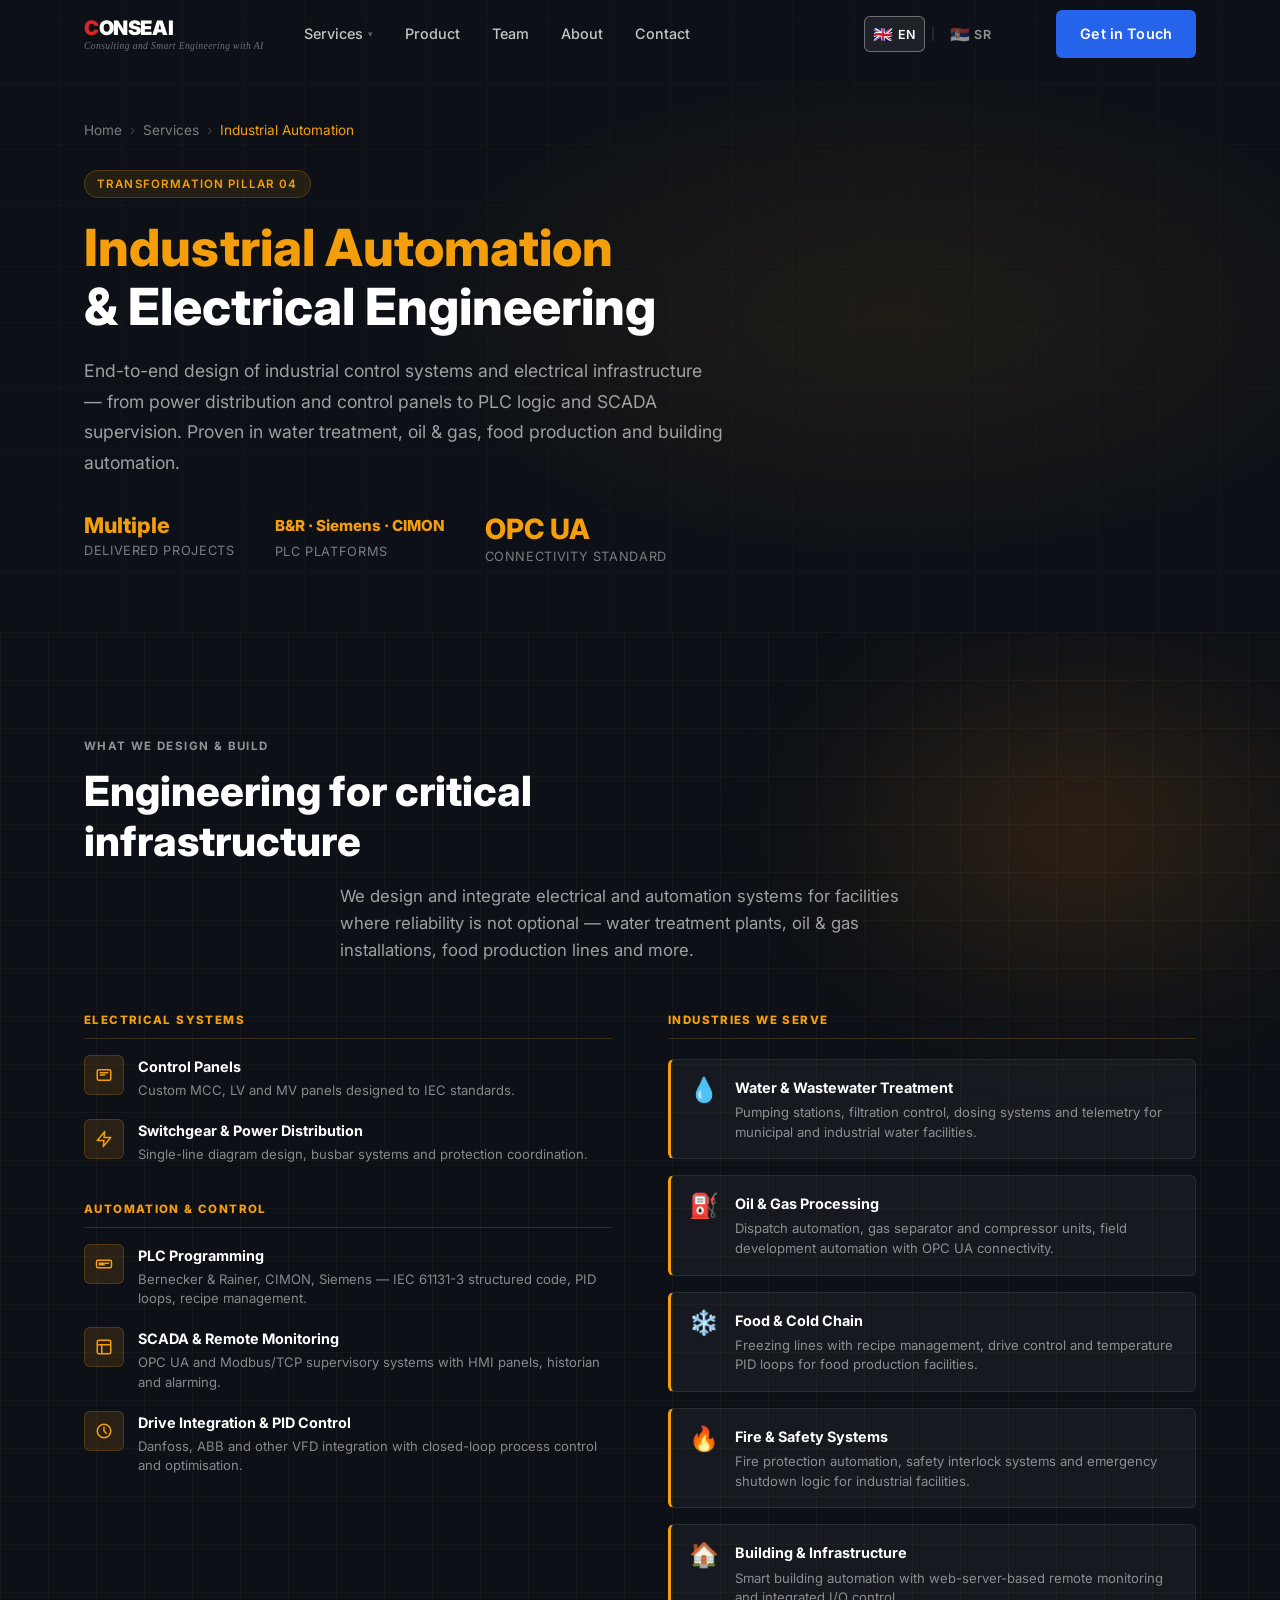
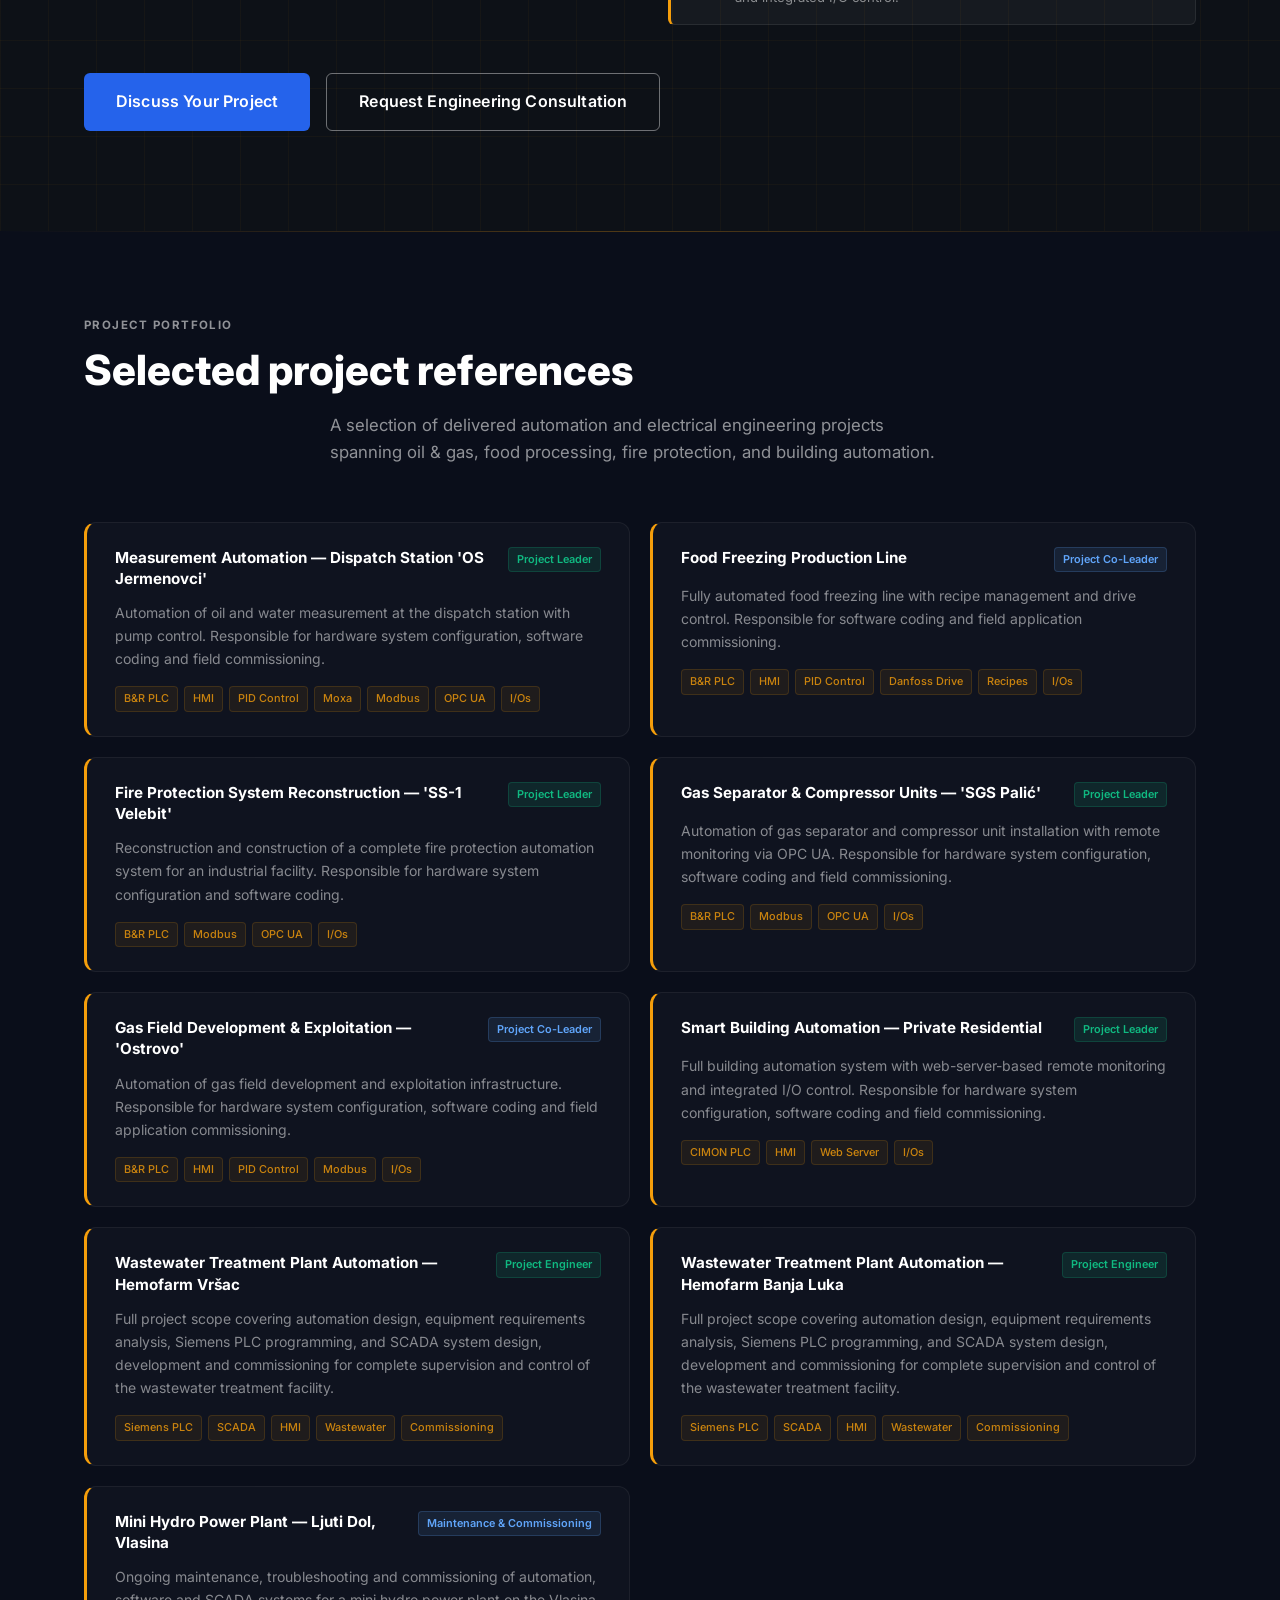
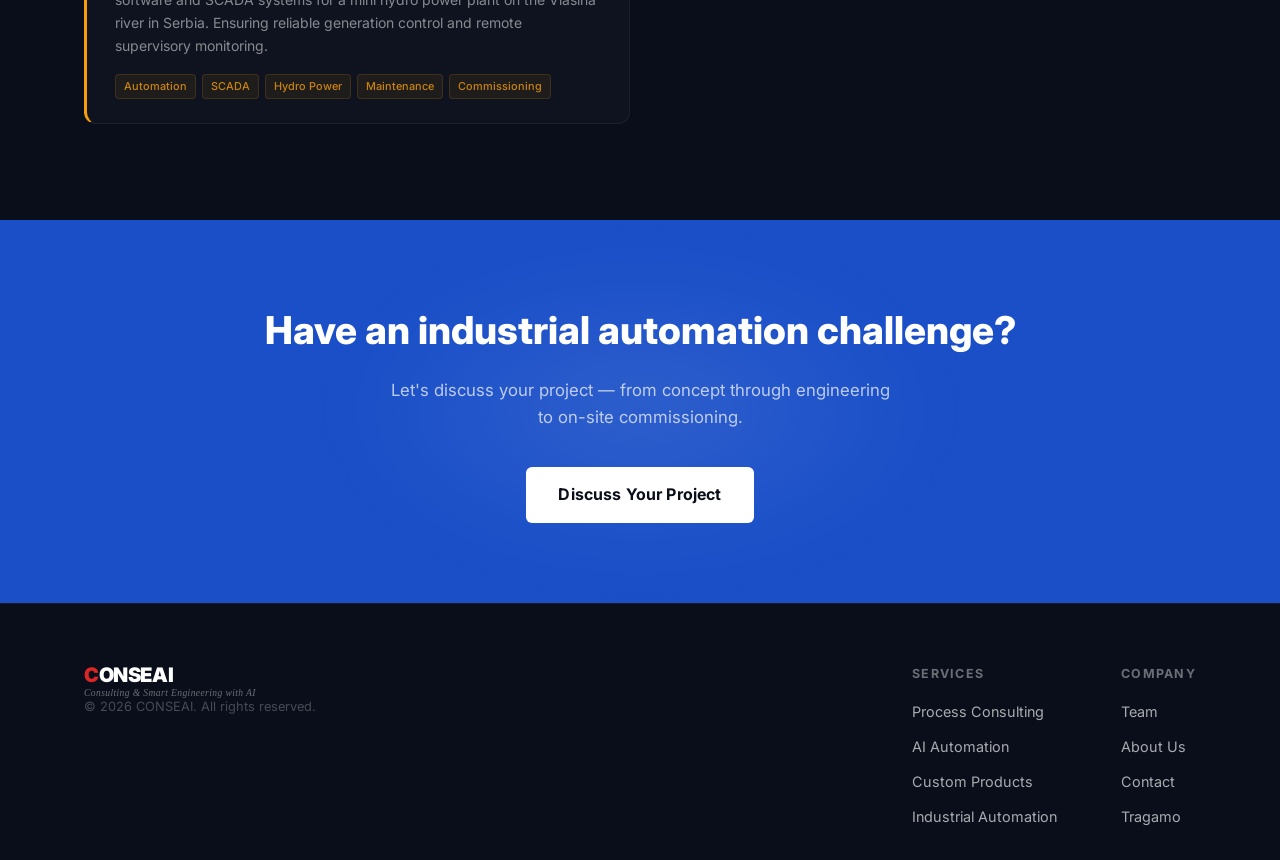
<file: industrial.html>
<!DOCTYPE html>
<html lang="en">
<head>
  <meta charset="UTF-8" />
  <meta name="viewport" content="width=device-width, initial-scale=1.0, viewport-fit=cover" />
  <title>Industrial Automation & Electrical Engineering — CONSEAI</title>
  <link rel="preconnect" href="https://fonts.googleapis.com" />
  <link rel="preconnect" href="https://fonts.gstatic.com" crossorigin />
  <link href="https://fonts.googleapis.com/css2?family=Inter:wght@300;400;500;600;700;800;900&display=swap" rel="stylesheet" />
  <link rel="stylesheet" href="style.css" />
  <style>
    /* ── Hide project role badges ── */
    .project-card__role { display: none; }
    .project-card__header { justify-content: flex-start; }

    /* ── Pillar hero ── */
    .pillar-hero {
      background: #0D1117;
      padding: 120px 0 64px;
      position: relative;
      overflow: hidden;
    }
    .pillar-hero__bg {
      position: absolute;
      inset: 0;
      background:
        radial-gradient(ellipse 700px 350px at 70% 50%, rgba(245,158,11,.08) 0%, transparent 70%),
        repeating-linear-gradient(0deg, transparent, transparent 60px, rgba(245,158,11,.025) 60px, rgba(245,158,11,.025) 61px),
        repeating-linear-gradient(90deg, transparent, transparent 60px, rgba(245,158,11,.025) 60px, rgba(245,158,11,.025) 61px);
    }
    .pillar-hero__inner {
      position: relative;
    }
    .pillar-hero__breadcrumb {
      display: flex;
      align-items: center;
      gap: 8px;
      margin-bottom: 28px;
      font-size: 0.85rem;
      color: rgba(255,255,255,.45);
    }
    .pillar-hero__breadcrumb a {
      color: rgba(255,255,255,.45);
      text-decoration: none;
      transition: color .2s;
    }
    .pillar-hero__breadcrumb a:hover { color: #F59E0B; }
    .pillar-hero__breadcrumb-sep { color: rgba(255,255,255,.2); }
    .pillar-hero__breadcrumb-current { color: #F59E0B; }
    .pillar-hero__label {
      display: inline-block;
      font-size: 0.72rem;
      font-weight: 600;
      letter-spacing: .1em;
      text-transform: uppercase;
      color: #F59E0B;
      background: rgba(245,158,11,.1);
      border: 1px solid rgba(245,158,11,.2);
      padding: 4px 12px;
      border-radius: 999px;
      margin-bottom: 20px;
    }
    .pillar-hero__title {
      font-size: clamp(2rem, 4vw, 3.5rem);
      font-weight: 800;
      color: #fff;
      line-height: 1.15;
      margin: 0 0 20px;
    }
    .pillar-hero__title em {
      font-style: normal;
      color: #F59E0B;
    }
    .pillar-hero__sub {
      font-size: 1.1rem;
      color: rgba(255,255,255,.6);
      max-width: 640px;
      line-height: 1.75;
      margin: 0 0 36px;
    }
    .pillar-hero__stats {
      display: flex;
      gap: 40px;
      flex-wrap: wrap;
    }
    .pillar-hero__stat {
      display: flex;
      flex-direction: column;
      gap: 4px;
    }
    .pillar-hero__stat-num {
      font-size: 1.75rem;
      font-weight: 800;
      color: #F59E0B;
      line-height: 1;
    }
    .pillar-hero__stat-label {
      font-size: 0.8rem;
      color: rgba(255,255,255,.45);
      text-transform: uppercase;
      letter-spacing: .05em;
    }

    /* ── Projects section ── */
    .ind-projects {
      background: #0A0E1A;
      padding: 80px 0 96px;
      position: relative;
    }
    .ind-projects::before {
      content: '';
      position: absolute;
      top: 0; left: 0; right: 0;
      height: 1px;
      background: linear-gradient(90deg, transparent, rgba(245,158,11,.3), transparent);
    }
    .ind-projects__grid {
      display: grid;
      grid-template-columns: repeat(2, 1fr);
      gap: 20px;
      margin-top: 48px;
    }
    .project-card {
      background: rgba(255,255,255,.025);
      border: 1px solid rgba(255,255,255,.06);
      border-left: 3px solid #F59E0B;
      border-radius: 12px;
      padding: 24px 28px;
      transition: background .2s;
    }
    .project-card:hover {
      background: rgba(255,255,255,.04);
    }
    .project-card__header {
      display: flex;
      align-items: flex-start;
      justify-content: space-between;
      gap: 12px;
      margin-bottom: 12px;
    }
    .project-card__title {
      font-size: 0.95rem;
      font-weight: 700;
      color: #fff;
      line-height: 1.4;
      margin: 0;
    }
    .project-card__role {
      display: inline-flex;
      align-items: center;
      font-size: 0.68rem;
      font-weight: 600;
      padding: 3px 8px;
      border-radius: 4px;
      white-space: nowrap;
      flex-shrink: 0;
    }
    .project-card__role--leader {
      background: rgba(16,185,129,.12);
      color: #10B981;
      border: 1px solid rgba(16,185,129,.2);
    }
    .project-card__role--coleader {
      background: rgba(96,165,250,.1);
      color: #60A5FA;
      border: 1px solid rgba(96,165,250,.2);
    }
    .project-card__resp {
      font-size: 0.875rem;
      color: rgba(255,255,255,.5);
      line-height: 1.65;
      margin: 0 0 16px;
    }
    .project-card__tags {
      display: flex;
      flex-wrap: wrap;
      gap: 6px;
    }
    .project-card__tag {
      font-size: 0.68rem;
      font-weight: 500;
      padding: 3px 8px;
      background: rgba(245,158,11,.07);
      color: rgba(245,158,11,.8);
      border: 1px solid rgba(245,158,11,.15);
      border-radius: 4px;
    }

    /* ── Responsive ── */
    @media (max-width: 1024px) {
      .ind-projects__grid { grid-template-columns: 1fr; }
    }
    @media (max-width: 768px) {
      .pillar-hero { padding: 100px 0 48px; }
      .pillar-hero__stats { gap: 24px; }
      .project-card__header { flex-direction: column; gap: 8px; }
    }
    @media (max-width: 390px) {
      .pillar-hero__title { font-size: 1.75rem; }
    }
  </style>
</head>
<body>

  <!-- ── Navigation ── -->
  <nav class="nav" id="nav">
    <div class="nav__inner container">
      <a href="index.html" class="nav__logo">
        <span class="nav__logo-name"><span class="nav__logo-mark">C</span>ONSEAI</span>
        <span class="nav__logo-sub" data-en="Consulting and Smart Engineering with AI" data-sr="Savetovanje i Pametno Inženjerstvo sa AI">Consulting and Smart Engineering with AI</span>
      </a>
      <ul class="nav__links" id="navLinks">
        <li>
          <a href="index.html#services" class="nav__dropdown-trigger" data-en="Services" data-sr="Usluge">
            Services <span class="nav__dropdown-arrow" aria-hidden="true">▾</span>
          </a>
          <div class="nav__dropdown">
            <a href="process-consulting.html" class="nav__dropdown-item" data-en="Process Consulting" data-sr="Procesno Savetovanje"><span class="nav__dropdown-num">01</span> Process Consulting</a>
            <a href="ai-automation.html" class="nav__dropdown-item" data-en="AI Automation" data-sr="AI Automatizacija"><span class="nav__dropdown-num">02</span> AI Automation</a>
            <a href="custom-software.html" class="nav__dropdown-item" data-en="Custom Software &amp; Products" data-sr="Prilagođeni Softver i Proizvodi"><span class="nav__dropdown-num">03</span> Custom Software &amp; Products</a>
            <div class="nav__dropdown-sep"></div>
            <a href="industrial.html" class="nav__dropdown-item nav__dropdown-item--highlight" data-en="Industrial Automation &amp; Electrical Eng." data-sr="Industrijska Automatizacija i Elektrotehnika"><span class="nav__dropdown-num">04</span> Industrial Automation &amp; Electrical Eng.</a>
          </div>
        </li>
        <li><a href="index.html#product" data-en="Product" data-sr="Proizvod">Product</a></li>
        <li><a href="index.html#team" data-en="Team" data-sr="Tim">Team</a></li>
        <li><a href="index.html#about" data-en="About" data-sr="O nama">About</a></li>
        <li><a href="index.html#contact" data-en="Contact" data-sr="Kontakt">Contact</a></li>
        <li class="nav__mobile-cta"><a href="index.html#contact" class="btn btn--red" data-en="Get in Touch" data-sr="Kontaktirajte nas">Get in Touch</a></li>
      </ul>
      <div class="nav__lang">
        <button class="nav__lang-btn active" data-lang="en" aria-label="Switch to English">
          <span class="nav__flag">🇬🇧</span> EN
        </button>
        <span class="nav__lang-sep">|</span>
        <button class="nav__lang-btn" data-lang="sr" aria-label="Prebaci na srpski">
          <span class="nav__flag">🇷🇸</span> SR
        </button>
      </div>
      <a href="index.html#contact" class="btn btn--red nav__cta" data-en="Get in Touch" data-sr="Kontaktirajte nas">Get in Touch</a>
      <button class="nav__burger" id="burger" aria-label="Toggle menu">
        <span></span><span></span><span></span>
      </button>
    </div>
  </nav>

  <!-- ── Page Hero ── -->
  <section class="pillar-hero">
    <div class="pillar-hero__bg"></div>
    <div class="container pillar-hero__inner">
      <div class="pillar-hero__breadcrumb">
        <a href="index.html" data-en="Home" data-sr="Početna">Home</a>
        <span class="pillar-hero__breadcrumb-sep">›</span>
        <a href="index.html#services" data-en="Services" data-sr="Usluge">Services</a>
        <span class="pillar-hero__breadcrumb-sep">›</span>
        <span class="pillar-hero__breadcrumb-current" data-en="Industrial Automation" data-sr="Industrijska Automatizacija">Industrial Automation</span>
      </div>
      <div class="pillar-hero__label" data-en="Transformation Pillar 04" data-sr="Stub Transformacije 04">Transformation Pillar 04</div>
      <h1 class="pillar-hero__title">
        <em data-en="Industrial Automation" data-sr="Industrijska Automatizacija">Industrial Automation</em><br/>
        <span data-en="&amp; Electrical Engineering" data-sr="i Elektrotehničko Inženjerstvo">&amp; Electrical Engineering</span>
      </h1>
      <p class="pillar-hero__sub" data-en="End-to-end design of industrial control systems and electrical infrastructure — from power distribution and control panels to PLC logic and SCADA supervision. Proven in water treatment, oil &amp; gas, food production and building automation." data-sr="End-to-end projektovanje industrijskih upravljačkih sistema i električne infrastrukture — od elektroenergetskih postrojenja i upravljačkih tabla do PLC logike i SCADA nadzora. Iskušano u prečišćavanju vode, nafti i gasu, prehrambenoj industriji i automatizaciji zgrada.">
        End-to-end design of industrial control systems and electrical infrastructure — from power distribution
        and control panels to PLC logic and SCADA supervision. Proven in water treatment, oil &amp; gas,
        food production and building automation.
      </p>
      <div class="pillar-hero__stats">
        <div class="pillar-hero__stat">
          <span class="pillar-hero__stat-num" style="font-size:1.35rem;" data-en="Multiple" data-sr="Višestruki">Multiple</span>
          <span class="pillar-hero__stat-label" data-en="Delivered Projects" data-sr="Realizovanih Projekata">Delivered Projects</span>
        </div>
        <div class="pillar-hero__stat">
          <span class="pillar-hero__stat-num" style="font-size:0.95rem; line-height:1.5;">B&amp;R · Siemens · CIMON</span>
          <span class="pillar-hero__stat-label" data-en="PLC Platforms" data-sr="PLC Platforme">PLC Platforms</span>
        </div>
        <div class="pillar-hero__stat">
          <span class="pillar-hero__stat-num">OPC UA</span>
          <span class="pillar-hero__stat-label" data-en="Connectivity Standard" data-sr="Standard Konekcije">Connectivity Standard</span>
        </div>
      </div>
    </div>
  </section>

  <!-- ── Capabilities & Industries ── -->
  <section class="industrial" id="capabilities">
    <div class="industrial__bg">
      <div class="industrial__glow"></div>
      <div class="industrial__grid"></div>
    </div>
    <div class="container industrial__inner">
      <div class="section-header" style="text-align:left; margin-bottom:48px;">
        <span class="section-label section-label--light" data-en="What We Design &amp; Build" data-sr="Šta Projektujemo i Gradimo">What We Design &amp; Build</span>
        <h2 class="section-title section-title--light" data-en="Engineering for critical infrastructure" data-sr="Inženjerstvo za kritičnu infrastrukturu">Engineering for critical<br/>infrastructure</h2>
        <p class="section-sub" style="color:rgba(255,255,255,.6);" data-en="We design and integrate electrical and automation systems for facilities where reliability is not optional — water treatment plants, oil &amp; gas installations, food production lines and more." data-sr="Projektujemo i integrišemo električne i automatizacijske sisteme za postrojenja gde pouzdanost nije opcija — postrojenja za prečišćavanje vode, naftno-gasna postrojenja, prehrambene linije i više.">
          We design and integrate electrical and automation systems for facilities where reliability is not
          optional — water treatment plants, oil &amp; gas installations, food production lines and more.
        </p>
      </div>

      <div class="industrial__layout">
        <!-- Capabilities column -->
        <div class="industrial__capabilities">
          <div class="industrial__cap-group">
            <div class="industrial__cap-title" data-en="Electrical Systems" data-sr="Električni Sistemi">Electrical Systems</div>
            <div class="industrial__cap-items">
              <div class="industrial__cap-item">
                <div class="industrial__cap-icon">
                  <svg viewBox="0 0 24 24" fill="none"><rect x="3" y="5" width="18" height="14" rx="2" stroke="currentColor" stroke-width="2"/><path d="M7 9h10M7 12h6" stroke="currentColor" stroke-width="2" stroke-linecap="round"/></svg>
                </div>
                <div>
                  <strong data-en="Control Panels" data-sr="Upravljačke Table">Control Panels</strong>
                  <p data-en="Custom MCC, LV and MV panels designed to IEC standards." data-sr="Prilagođene MCC, NN i SN table projektovane po IEC standardima.">Custom MCC, LV and MV panels designed to IEC standards.</p>
                </div>
              </div>
              <div class="industrial__cap-item">
                <div class="industrial__cap-icon">
                  <svg viewBox="0 0 24 24" fill="none"><path d="M13 2L3 14h9l-1 8 10-12h-9l1-8z" stroke="currentColor" stroke-width="2" stroke-linejoin="round"/></svg>
                </div>
                <div>
                  <strong data-en="Switchgear &amp; Power Distribution" data-sr="Rasklopna Oprema i Distribucija Energije">Switchgear &amp; Power Distribution</strong>
                  <p data-en="Single-line diagram design, busbar systems and protection coordination." data-sr="Projektovanje jednopolnih shema, sabirničkih sistema i koordinacije zaštite.">Single-line diagram design, busbar systems and protection coordination.</p>
                </div>
              </div>
            </div>
          </div>

          <div class="industrial__cap-group">
            <div class="industrial__cap-title" data-en="Automation &amp; Control" data-sr="Automatizacija i Upravljanje">Automation &amp; Control</div>
            <div class="industrial__cap-items">
              <div class="industrial__cap-item">
                <div class="industrial__cap-icon">
                  <svg viewBox="0 0 24 24" fill="none"><rect x="2" y="7" width="20" height="10" rx="2" stroke="currentColor" stroke-width="2"/><path d="M6 11h2v2H6zM10 11h2v2h-2zM14 11h4" stroke="currentColor" stroke-width="2" stroke-linecap="round"/></svg>
                </div>
                <div>
                  <strong data-en="PLC Programming" data-sr="PLC Programiranje">PLC Programming</strong>
                  <p data-en="Bernecker &amp; Rainer, CIMON, Siemens — IEC 61131-3 structured code, PID loops, recipe management." data-sr="Bernecker &amp; Rainer, CIMON, Siemens — IEC 61131-3 strukturirani kod, PID petlje, upravljanje recepturama.">Bernecker &amp; Rainer, CIMON, Siemens — IEC 61131-3 structured code, PID loops, recipe management.</p>
                </div>
              </div>
              <div class="industrial__cap-item">
                <div class="industrial__cap-icon">
                  <svg viewBox="0 0 24 24" fill="none"><rect x="3" y="3" width="18" height="18" rx="2" stroke="currentColor" stroke-width="2"/><path d="M3 9h18M9 21V9" stroke="currentColor" stroke-width="2"/></svg>
                </div>
                <div>
                  <strong data-en="SCADA &amp; Remote Monitoring" data-sr="SCADA i Daljinski Nadzor">SCADA &amp; Remote Monitoring</strong>
                  <p data-en="OPC UA and Modbus/TCP supervisory systems with HMI panels, historian and alarming." data-sr="OPC UA i Modbus/TCP nadzorni sistemi sa HMI panelima, historizatorom i alarmiranjem.">OPC UA and Modbus/TCP supervisory systems with HMI panels, historian and alarming.</p>
                </div>
              </div>
              <div class="industrial__cap-item">
                <div class="industrial__cap-icon">
                  <svg viewBox="0 0 24 24" fill="none"><circle cx="12" cy="12" r="9" stroke="currentColor" stroke-width="2"/><path d="M12 7v5l3 3" stroke="currentColor" stroke-width="2" stroke-linecap="round"/></svg>
                </div>
                <div>
                  <strong data-en="Drive Integration &amp; PID Control" data-sr="Integracija Pogona i PID Upravljanje">Drive Integration &amp; PID Control</strong>
                  <p data-en="Danfoss, ABB and other VFD integration with closed-loop process control and optimisation." data-sr="Integracija Danfoss, ABB i drugih frekventnih regulatora sa upravljanjem zatvorenom petljom i optimizacijom procesa.">Danfoss, ABB and other VFD integration with closed-loop process control and optimisation.</p>
                </div>
              </div>
            </div>
          </div>
        </div>

        <!-- Industries column -->
        <div class="industrial__industries">
          <div class="industrial__industries-label" data-en="Industries we serve" data-sr="Industrije kojima služimo">Industries we serve</div>
          <div class="industrial__industry-cards">
            <div class="industrial__ind-card">
              <div class="industrial__ind-icon">💧</div>
              <div>
                <strong data-en="Water &amp; Wastewater Treatment" data-sr="Prečišćavanje Vode i Otpadnih Voda">Water &amp; Wastewater Treatment</strong>
                <p data-en="Pumping stations, filtration control, dosing systems and telemetry for municipal and industrial water facilities." data-sr="Pumpne stanice, upravljanje filtracijom, sistemi doziranja i telemetrija za komunalna i industrijska vodna postrojenja.">Pumping stations, filtration control, dosing systems and telemetry for municipal and industrial water facilities.</p>
              </div>
            </div>
            <div class="industrial__ind-card">
              <div class="industrial__ind-icon">⛽</div>
              <div>
                <strong data-en="Oil &amp; Gas Processing" data-sr="Prerada Nafte i Gasa">Oil &amp; Gas Processing</strong>
                <p data-en="Dispatch automation, gas separator and compressor units, field development automation with OPC UA connectivity." data-sr="Automatizacija otpreme, separatori gasa i kompresori, automatizacija razvoja polja sa OPC UA konekcijom.">Dispatch automation, gas separator and compressor units, field development automation with OPC UA connectivity.</p>
              </div>
            </div>
            <div class="industrial__ind-card">
              <div class="industrial__ind-icon">❄️</div>
              <div>
                <strong data-en="Food &amp; Cold Chain" data-sr="Prehrambena i Hladna Industrija">Food &amp; Cold Chain</strong>
                <p data-en="Freezing lines with recipe management, drive control and temperature PID loops for food production facilities." data-sr="Linije za zamrzavanje sa upravljanjem recepturama, regulacijom pogona i PID petljama temperature.">Freezing lines with recipe management, drive control and temperature PID loops for food production facilities.</p>
              </div>
            </div>
            <div class="industrial__ind-card">
              <div class="industrial__ind-icon">🔥</div>
              <div>
                <strong data-en="Fire &amp; Safety Systems" data-sr="Sistemi Protivpožarne Zaštite">Fire &amp; Safety Systems</strong>
                <p data-en="Fire protection automation, safety interlock systems and emergency shutdown logic for industrial facilities." data-sr="Automatizacija protivpožarne zaštite, sigurnosni blokadni sistemi i logika hitnog gašenja za industrijska postrojenja.">Fire protection automation, safety interlock systems and emergency shutdown logic for industrial facilities.</p>
              </div>
            </div>
            <div class="industrial__ind-card">
              <div class="industrial__ind-icon">🏠</div>
              <div>
                <strong data-en="Building &amp; Infrastructure" data-sr="Objekti i Infrastruktura">Building &amp; Infrastructure</strong>
                <p data-en="Smart building automation with web-server-based remote monitoring and integrated I/O control." data-sr="Automatizacija pametnih zgrada sa daljinskim nadzorom putem web servera i integrisanim I/O upravljanjem.">Smart building automation with web-server-based remote monitoring and integrated I/O control.</p>
              </div>
            </div>
          </div>
        </div>
      </div>

      <div class="industrial__cta">
        <a href="index.html#contact" class="btn btn--red btn--lg" data-en="Discuss Your Project" data-sr="Razgovarajmo o Projektu">Discuss Your Project</a>
        <a href="index.html#contact" class="btn btn--ghost-light btn--lg" data-en="Request Engineering Consultation" data-sr="Zatražite Inženjerski Konsalting">Request Engineering Consultation</a>
      </div>
    </div>
  </section>

  <!-- ── Project Portfolio ── -->
  <section class="ind-projects" id="projects">
    <div class="container">
      <div class="section-header" style="text-align:left;">
        <span class="section-label section-label--light" data-en="Project Portfolio" data-sr="Portfolio Projekata">Project Portfolio</span>
        <h2 class="section-title section-title--light" data-en="Selected project references" data-sr="Odabrane projektne reference">Selected project references</h2>
        <p class="section-sub" style="color:rgba(255,255,255,.55); max-width:620px;" data-en="A selection of delivered automation and electrical engineering projects spanning oil &amp; gas, food processing, fire protection, and building automation." data-sr="Izbor realizovanih projekata automatizacije i elektrotehničkog inženjerstva u oblasti nafte i gasa, prehrambene industrije, protivpožarne zaštite i automatizacije zgrada.">
          A selection of delivered automation and electrical engineering projects spanning oil &amp; gas,
          food processing, fire protection, and building automation.
        </p>
      </div>

      <div class="ind-projects__grid">

        <!-- Project 1 -->
        <div class="project-card">
          <div class="project-card__header">
            <h3 class="project-card__title" data-en="Measurement Automation — Dispatch Station 'OS Jermenovci'" data-sr="Automatizacija Merenja — Otpremna Stanica 'OS Jermenovci'">Measurement Automation — Dispatch Station 'OS Jermenovci'</h3>
            <span class="project-card__role project-card__role--leader" data-en="Project Leader" data-sr="Vođa Projekta">Project Leader</span>
          </div>
          <p class="project-card__resp" data-en="Automation of oil and water measurement at the dispatch station with pump control. Responsible for hardware system configuration, software coding and field commissioning." data-sr="Automatizacija merenja nafte i vode na otpremnoj stanici sa upravljanjem pumpama. Odgovoran za konfiguraciju hardverskog sistema, pisanje softvera i puštanje sistema u rad na terenu.">
            Automation of oil and water measurement at the dispatch station with pump control. Responsible for
            hardware system configuration, software coding and field commissioning.
          </p>
          <div class="project-card__tags">
            <span class="project-card__tag">B&amp;R PLC</span>
            <span class="project-card__tag">HMI</span>
            <span class="project-card__tag">PID Control</span>
            <span class="project-card__tag">Moxa</span>
            <span class="project-card__tag">Modbus</span>
            <span class="project-card__tag">OPC UA</span>
            <span class="project-card__tag">I/Os</span>
          </div>
        </div>

        <!-- Project 2 -->
        <div class="project-card">
          <div class="project-card__header">
            <h3 class="project-card__title" data-en="Food Freezing Production Line" data-sr="Linija za Zamrzavanje Hrane">Food Freezing Production Line</h3>
            <span class="project-card__role project-card__role--coleader" data-en="Project Co-Leader" data-sr="Ko-vođa Projekta">Project Co-Leader</span>
          </div>
          <p class="project-card__resp" data-en="Fully automated food freezing line with recipe management and drive control. Responsible for software coding and field application commissioning." data-sr="Potpuno automatizovana linija za zamrzavanje hrane sa upravljanjem recepturama i regulacijom pogona. Odgovoran za pisanje softvera i puštanje sistema u rad na terenu.">
            Fully automated food freezing line with recipe management and drive control. Responsible for software
            coding and field application commissioning.
          </p>
          <div class="project-card__tags">
            <span class="project-card__tag">B&amp;R PLC</span>
            <span class="project-card__tag">HMI</span>
            <span class="project-card__tag">PID Control</span>
            <span class="project-card__tag">Danfoss Drive</span>
            <span class="project-card__tag">Recipes</span>
            <span class="project-card__tag">I/Os</span>
          </div>
        </div>

        <!-- Project 3 -->
        <div class="project-card">
          <div class="project-card__header">
            <h3 class="project-card__title" data-en="Fire Protection System Reconstruction — 'SS-1 Velebit'" data-sr="Rekonstrukcija Sistema Protivpožarne Zaštite — 'SS-1 Velebit'">Fire Protection System Reconstruction — 'SS-1 Velebit'</h3>
            <span class="project-card__role project-card__role--leader" data-en="Project Leader" data-sr="Vođa Projekta">Project Leader</span>
          </div>
          <p class="project-card__resp" data-en="Reconstruction and construction of a complete fire protection automation system for an industrial facility. Responsible for hardware system configuration and software coding." data-sr="Rekonstrukcija i izgradnja kompletnog sistema automatizacije protivpožarne zaštite za industrijsko postrojenje. Odgovoran za konfiguraciju hardverskog sistema i pisanje softvera.">
            Reconstruction and construction of a complete fire protection automation system for an industrial
            facility. Responsible for hardware system configuration and software coding.
          </p>
          <div class="project-card__tags">
            <span class="project-card__tag">B&amp;R PLC</span>
            <span class="project-card__tag">Modbus</span>
            <span class="project-card__tag">OPC UA</span>
            <span class="project-card__tag">I/Os</span>
          </div>
        </div>

        <!-- Project 4 -->
        <div class="project-card">
          <div class="project-card__header">
            <h3 class="project-card__title" data-en="Gas Separator &amp; Compressor Units — 'SGS Palić'" data-sr="Separator Gasa i Kompresorske Jedinice — 'SGS Palić'">Gas Separator &amp; Compressor Units — 'SGS Palić'</h3>
            <span class="project-card__role project-card__role--leader" data-en="Project Leader" data-sr="Vođa Projekta">Project Leader</span>
          </div>
          <p class="project-card__resp" data-en="Automation of gas separator and compressor unit installation with remote monitoring via OPC UA. Responsible for hardware system configuration, software coding and field commissioning." data-sr="Automatizacija instalacije separatora gasa i kompresorskih jedinica sa daljinskim nadzorom putem OPC UA. Odgovoran za konfiguraciju hardverskog sistema, pisanje softvera i puštanje sistema u rad na terenu.">
            Automation of gas separator and compressor unit installation with remote monitoring via OPC UA.
            Responsible for hardware system configuration, software coding and field commissioning.
          </p>
          <div class="project-card__tags">
            <span class="project-card__tag">B&amp;R PLC</span>
            <span class="project-card__tag">Modbus</span>
            <span class="project-card__tag">OPC UA</span>
            <span class="project-card__tag">I/Os</span>
          </div>
        </div>

        <!-- Project 5 -->
        <div class="project-card">
          <div class="project-card__header">
            <h3 class="project-card__title" data-en="Gas Field Development &amp; Exploitation — 'Ostrovo'" data-sr="Razvoj i Eksploatacija Gasnog Polja — 'Ostrovo'">Gas Field Development &amp; Exploitation — 'Ostrovo'</h3>
            <span class="project-card__role project-card__role--coleader" data-en="Project Co-Leader" data-sr="Ko-vođa Projekta">Project Co-Leader</span>
          </div>
          <p class="project-card__resp" data-en="Automation of gas field development and exploitation infrastructure. Responsible for hardware system configuration, software coding and field application commissioning." data-sr="Automatizacija infrastrukture za razvoj i eksploataciju gasnog polja. Odgovoran za konfiguraciju hardverskog sistema, pisanje softvera i puštanje sistema u rad na terenu.">
            Automation of gas field development and exploitation infrastructure. Responsible for hardware system
            configuration, software coding and field application commissioning.
          </p>
          <div class="project-card__tags">
            <span class="project-card__tag">B&amp;R PLC</span>
            <span class="project-card__tag">HMI</span>
            <span class="project-card__tag">PID Control</span>
            <span class="project-card__tag">Modbus</span>
            <span class="project-card__tag">I/Os</span>
          </div>
        </div>

        <!-- Project 6 -->
        <div class="project-card">
          <div class="project-card__header">
            <h3 class="project-card__title" data-en="Smart Building Automation — Private Residential" data-sr="Automatizacija Pametne Zgrade — Stambeni Objekat">Smart Building Automation — Private Residential</h3>
            <span class="project-card__role project-card__role--leader" data-en="Project Leader" data-sr="Vođa Projekta">Project Leader</span>
          </div>
          <p class="project-card__resp" data-en="Full building automation system with web-server-based remote monitoring and integrated I/O control. Responsible for hardware system configuration, software coding and field commissioning." data-sr="Kompletan sistem automatizacije zgrade sa daljinskim nadzorom putem web servera i integrisanim I/O upravljanjem. Odgovoran za konfiguraciju hardverskog sistema, pisanje softvera i puštanje sistema u rad na terenu.">
            Full building automation system with web-server-based remote monitoring and integrated I/O control.
            Responsible for hardware system configuration, software coding and field commissioning.
          </p>
          <div class="project-card__tags">
            <span class="project-card__tag">CIMON PLC</span>
            <span class="project-card__tag">HMI</span>
            <span class="project-card__tag">Web Server</span>
            <span class="project-card__tag">I/Os</span>
          </div>
        </div>

        <!-- Project 7 -->
        <div class="project-card">
          <div class="project-card__header">
            <h3 class="project-card__title" data-en="Wastewater Treatment Plant Automation — Hemofarm Vršac" data-sr="Automatizacija Postrojenja za Prečišćavanje Otpadnih Voda — Hemofarm Vršac">Wastewater Treatment Plant Automation — Hemofarm Vršac</h3>
            <span class="project-card__role project-card__role--leader" data-en="Project Engineer" data-sr="Projektni Inženjer">Project Engineer</span>
          </div>
          <p class="project-card__resp" data-en="Full project scope covering automation design, equipment requirements analysis, Siemens PLC programming, and SCADA system design, development and commissioning for complete supervision and control of the wastewater treatment facility." data-sr="Kompletan obim projekta: projektovanje automatizacije, analiza zahteva opreme, Siemens PLC programiranje, projektovanje i razvoj SCADA sistema te puštanje u rad za potpuni nadzor i upravljanje postrojenjem za prečišćavanje otpadnih voda.">
            Full project scope covering automation design, equipment requirements analysis, Siemens PLC
            programming, and SCADA system design, development and commissioning for complete supervision and
            control of the wastewater treatment facility.
          </p>
          <div class="project-card__tags">
            <span class="project-card__tag">Siemens PLC</span>
            <span class="project-card__tag">SCADA</span>
            <span class="project-card__tag">HMI</span>
            <span class="project-card__tag">Wastewater</span>
            <span class="project-card__tag">Commissioning</span>
          </div>
        </div>

        <!-- Project 8 -->
        <div class="project-card">
          <div class="project-card__header">
            <h3 class="project-card__title" data-en="Wastewater Treatment Plant Automation — Hemofarm Banja Luka" data-sr="Automatizacija Postrojenja za Prečišćavanje Otpadnih Voda — Hemofarm Banja Luka">Wastewater Treatment Plant Automation — Hemofarm Banja Luka</h3>
            <span class="project-card__role project-card__role--leader" data-en="Project Engineer" data-sr="Projektni Inženjer">Project Engineer</span>
          </div>
          <p class="project-card__resp" data-en="Full project scope covering automation design, equipment requirements analysis, Siemens PLC programming, and SCADA system design, development and commissioning for complete supervision and control of the wastewater treatment facility." data-sr="Kompletan obim projekta: projektovanje automatizacije, analiza zahteva opreme, Siemens PLC programiranje, projektovanje i razvoj SCADA sistema te puštanje u rad za potpuni nadzor i upravljanje postrojenjem za prečišćavanje otpadnih voda.">
            Full project scope covering automation design, equipment requirements analysis, Siemens PLC
            programming, and SCADA system design, development and commissioning for complete supervision and
            control of the wastewater treatment facility.
          </p>
          <div class="project-card__tags">
            <span class="project-card__tag">Siemens PLC</span>
            <span class="project-card__tag">SCADA</span>
            <span class="project-card__tag">HMI</span>
            <span class="project-card__tag">Wastewater</span>
            <span class="project-card__tag">Commissioning</span>
          </div>
        </div>

        <!-- Project 9 -->
        <div class="project-card">
          <div class="project-card__header">
            <h3 class="project-card__title" data-en="Mini Hydro Power Plant — Ljuti Dol, Vlasina" data-sr="Mala Hidroelektrana — Ljuti Dol, Vlasina">Mini Hydro Power Plant — Ljuti Dol, Vlasina</h3>
            <span class="project-card__role project-card__role--coleader" data-en="Maintenance &amp; Commissioning" data-sr="Održavanje i Puštanje u Rad">Maintenance &amp; Commissioning</span>
          </div>
          <p class="project-card__resp" data-en="Ongoing maintenance, troubleshooting and commissioning of automation, software and SCADA systems for a mini hydro power plant on the Vlasina river in Serbia. Ensuring reliable generation control and remote supervisory monitoring." data-sr="Tekuće održavanje, dijagnostika i puštanje u rad automatizacije, softvera i SCADA sistema za malu hidroelektranu na reci Vlasini u Srbiji. Obezbeđivanje pouzdanog upravljanja generacijom i daljinskog nadzora.">
            Ongoing maintenance, troubleshooting and commissioning of automation, software and SCADA systems
            for a mini hydro power plant on the Vlasina river in Serbia. Ensuring reliable generation control
            and remote supervisory monitoring.
          </p>
          <div class="project-card__tags">
            <span class="project-card__tag">Automation</span>
            <span class="project-card__tag">SCADA</span>
            <span class="project-card__tag">Hydro Power</span>
            <span class="project-card__tag">Maintenance</span>
            <span class="project-card__tag">Commissioning</span>
          </div>
        </div>

      </div>
    </div>
  </section>

  <!-- ── CTA Banner ── -->
  <section class="cta-banner">
    <div class="cta-banner__bg">
      <div class="cta-banner__glow"></div>
    </div>
    <div class="container cta-banner__inner">
      <h2 class="cta-banner__title" data-en="Have an industrial automation challenge?" data-sr="Imate izazov u industrijskoj automatizaciji?">Have an industrial automation challenge?</h2>
      <p class="cta-banner__sub" data-en="Let's discuss your project — from concept through engineering to on-site commissioning." data-sr="Razgovarajmo o vašem projektu — od koncepta kroz projektovanje do puštanja u rad na terenu.">
        Let's discuss your project — from concept through engineering to on-site commissioning.
      </p>
      <a href="index.html#contact" class="btn btn--white btn--lg" data-en="Discuss Your Project" data-sr="Razgovarajmo o Projektu">Discuss Your Project</a>
    </div>
  </section>

  <!-- ── Footer ── -->
  <footer class="footer">
    <div class="container footer__inner">
      <div class="footer__brand">
        <a href="index.html" class="nav__logo">
          <span class="nav__logo-name"><span class="nav__logo-mark">C</span>ONSEAI</span>
          <span class="nav__logo-sub" data-en="Consulting &amp; Smart Engineering with AI" data-sr="Savetovanje i Pametno Inženjerstvo sa AI">Consulting &amp; Smart Engineering with AI</span>
        </a>
        <p class="footer__copy" data-en="© 2026 CONSEAI. All rights reserved." data-sr="© 2026 CONSEAI. Sva prava zadržana.">© 2026 CONSEAI. All rights reserved.</p>
      </div>
      <div class="footer__links">
        <div class="footer__col">
          <h5 data-en="Services" data-sr="Usluge">Services</h5>
          <a href="process-consulting.html" data-en="Process Consulting" data-sr="Procesno Savetovanje">Process Consulting</a>
          <a href="ai-automation.html" data-en="AI Automation" data-sr="AI Automatizacija">AI Automation</a>
          <a href="index.html#services" data-en="Custom Products" data-sr="Prilagođeni Proizvodi">Custom Products</a>
          <a href="industrial.html" data-en="Industrial Automation" data-sr="Industrijska Automatizacija">Industrial Automation</a>
        </div>
        <div class="footer__col">
          <h5 data-en="Company" data-sr="Kompanija">Company</h5>
          <a href="index.html#team" data-en="Team" data-sr="Tim">Team</a>
          <a href="index.html#about" data-en="About Us" data-sr="O Nama">About Us</a>
          <a href="index.html#contact" data-en="Contact" data-sr="Kontakt">Contact</a>
          <a href="index.html#product">Tragamo</a>
        </div>
      </div>
    </div>
  </footer>

  <script src="script.js"></script>
</body>
</html>
</file>
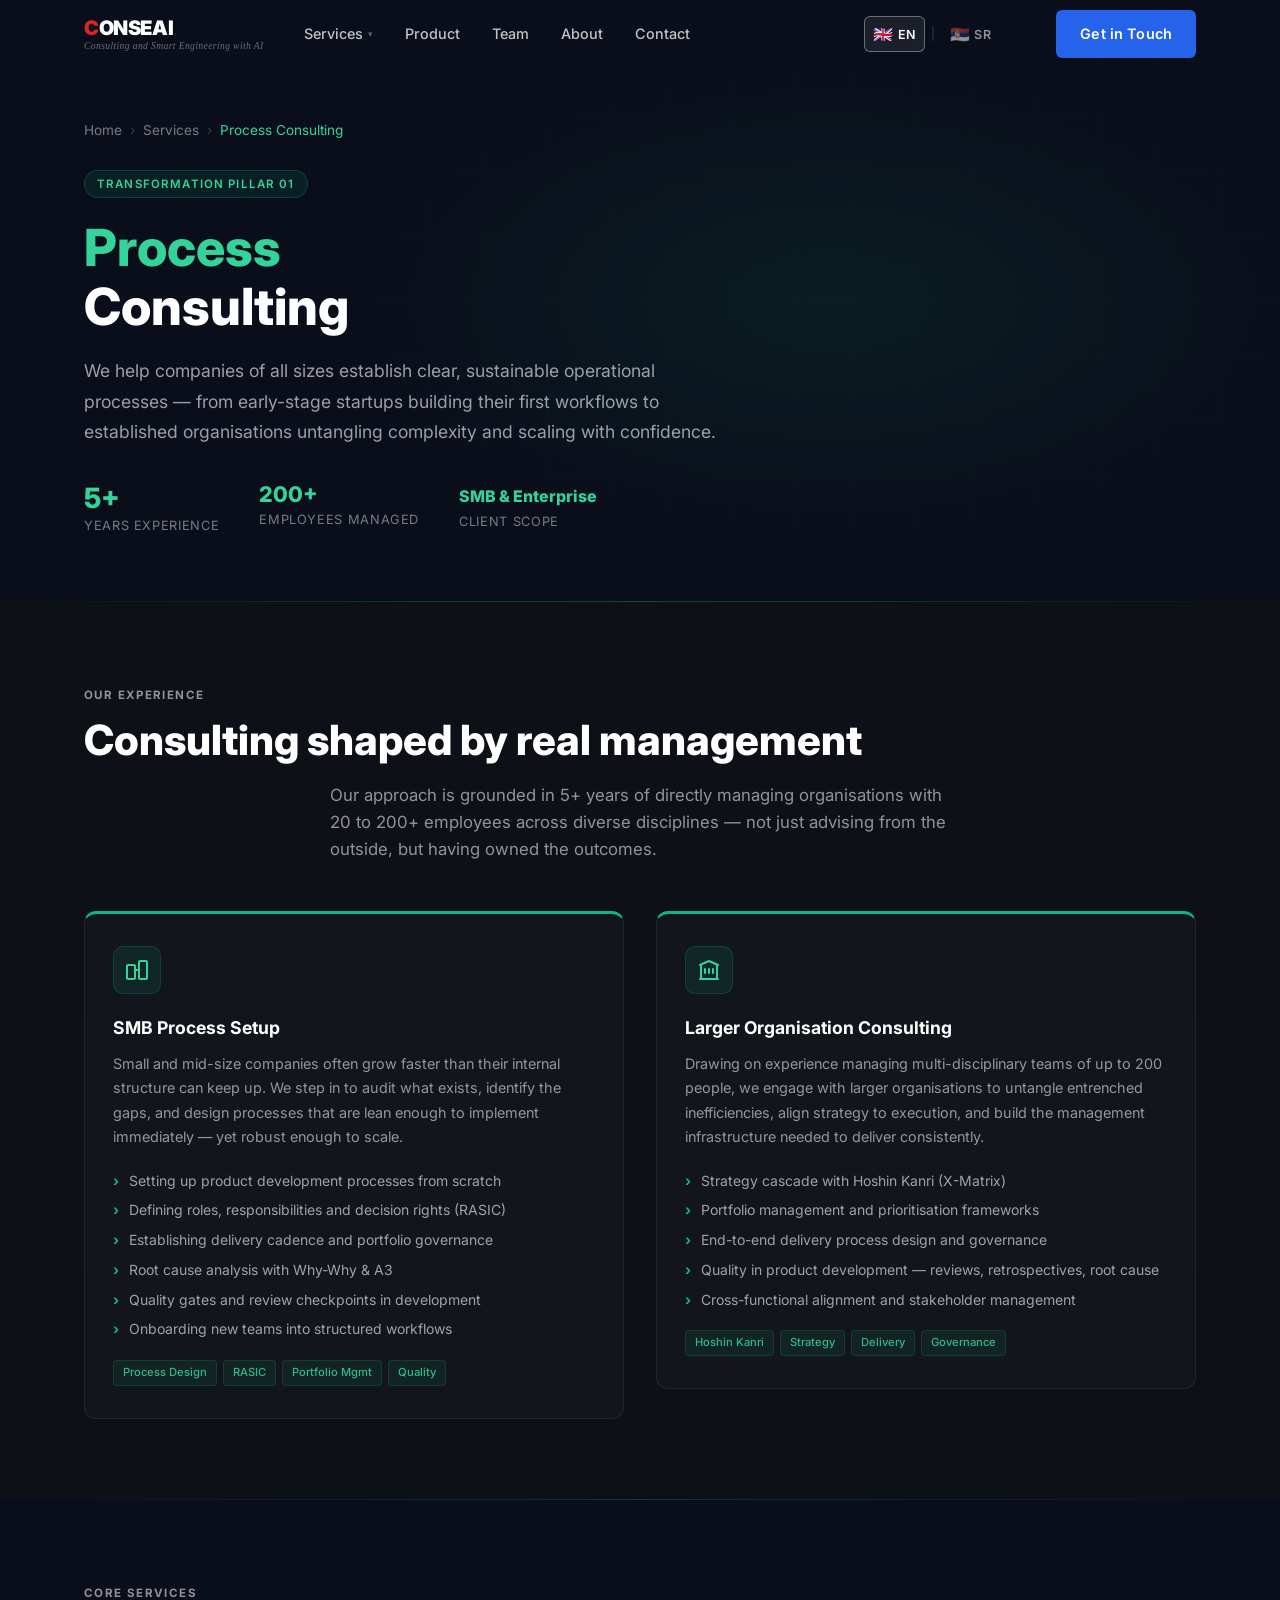
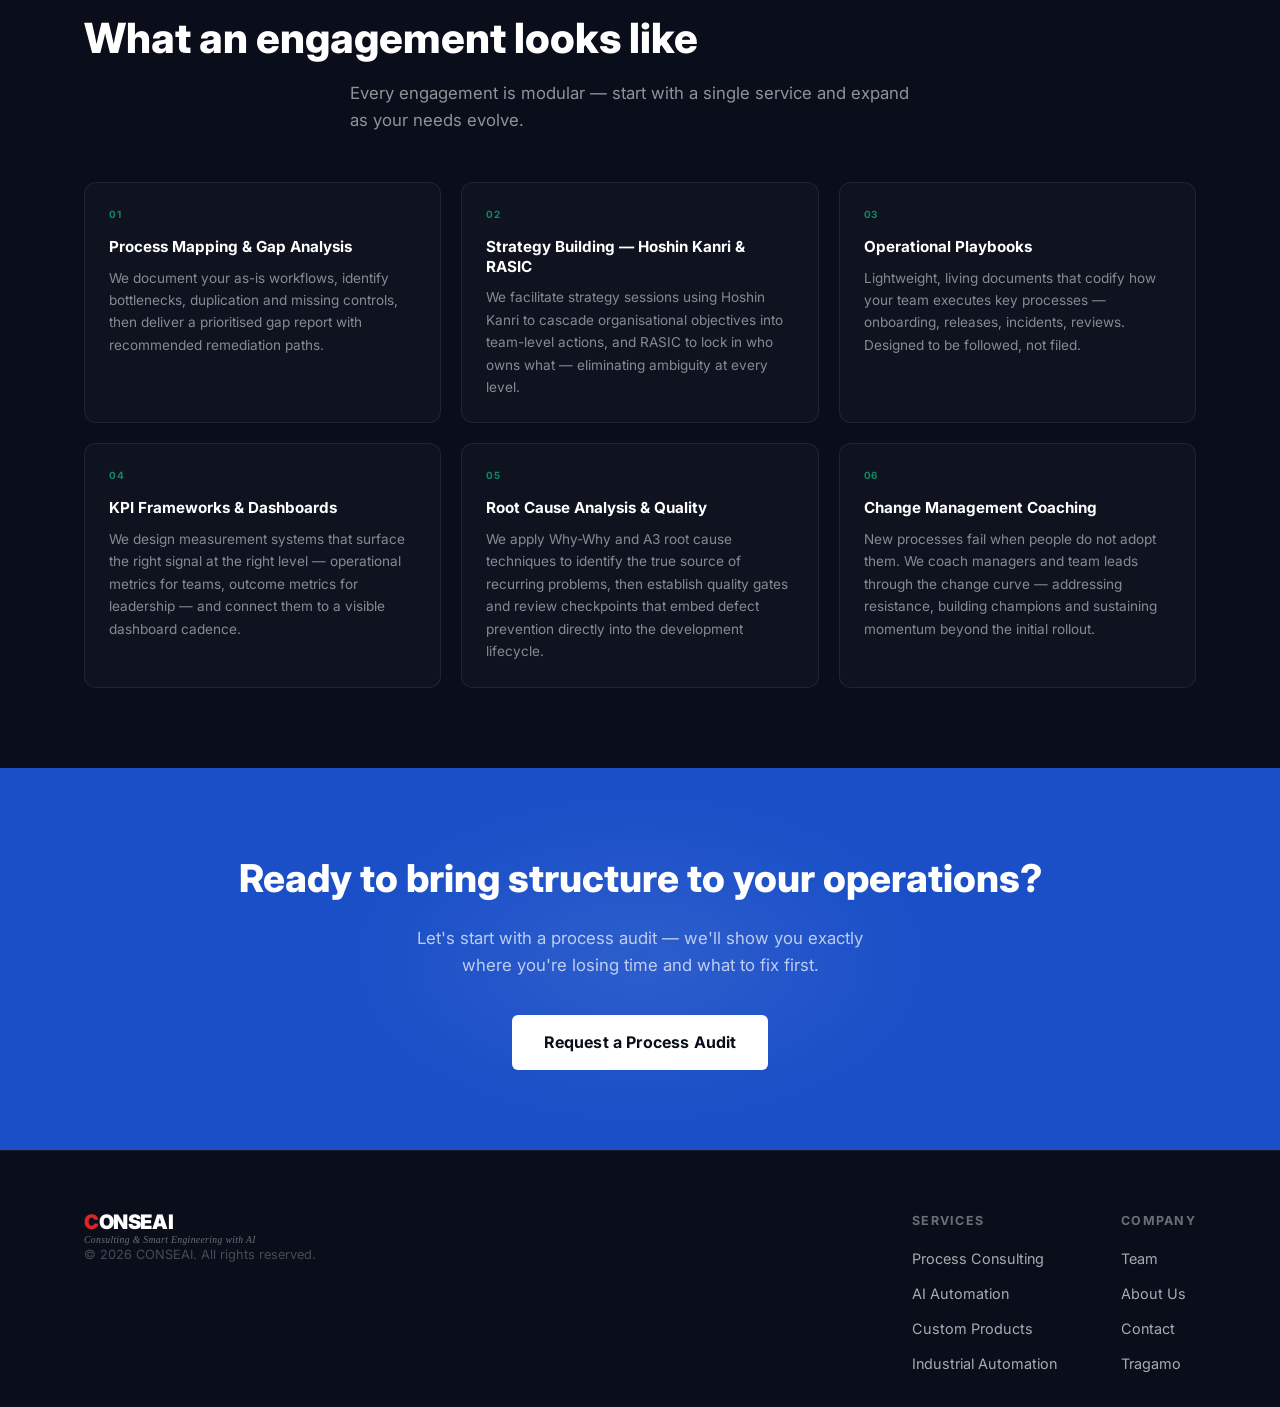
<file: process-consulting.html>
<!DOCTYPE html>
<html lang="en">
<head>
  <meta charset="UTF-8" />
  <meta name="viewport" content="width=device-width, initial-scale=1.0, viewport-fit=cover" />
  <title>Process Consulting — CONSEAI</title>
  <link rel="preconnect" href="https://fonts.googleapis.com" />
  <link rel="preconnect" href="https://fonts.gstatic.com" crossorigin />
  <link href="https://fonts.googleapis.com/css2?family=Inter:wght@300;400;500;600;700;800;900&display=swap" rel="stylesheet" />
  <link rel="stylesheet" href="style.css" />
  <style>
    /* ── Pillar hero (teal accent) ── */
    .pillar-hero {
      background: #0A0E1A;
      padding: 120px 0 64px;
      position: relative;
      overflow: hidden;
    }
    .pillar-hero__bg {
      position: absolute;
      inset: 0;
      background:
        radial-gradient(ellipse 700px 350px at 65% 50%, rgba(16,185,129,.09) 0%, transparent 70%),
        repeating-linear-gradient(0deg, transparent, transparent 60px, rgba(16,185,129,.02) 60px, rgba(16,185,129,.02) 61px),
        repeating-linear-gradient(90deg, transparent, transparent 60px, rgba(16,185,129,.02) 60px, rgba(16,185,129,.02) 61px);
    }
    .pillar-hero__inner { position: relative; }
    .pillar-hero__breadcrumb {
      display: flex;
      align-items: center;
      gap: 8px;
      margin-bottom: 28px;
      font-size: 0.85rem;
      color: rgba(255,255,255,.45);
    }
    .pillar-hero__breadcrumb a { color: rgba(255,255,255,.45); text-decoration: none; transition: color .2s; }
    .pillar-hero__breadcrumb a:hover { color: #34D399; }
    .pillar-hero__breadcrumb-sep { color: rgba(255,255,255,.2); }
    .pillar-hero__breadcrumb-current { color: #34D399; }
    .pillar-hero__label {
      display: inline-block;
      font-size: 0.72rem;
      font-weight: 600;
      letter-spacing: .1em;
      text-transform: uppercase;
      color: #34D399;
      background: rgba(16,185,129,.1);
      border: 1px solid rgba(16,185,129,.22);
      padding: 4px 12px;
      border-radius: 999px;
      margin-bottom: 20px;
    }
    .pillar-hero__title {
      font-size: clamp(2rem, 4vw, 3.5rem);
      font-weight: 800;
      color: #fff;
      line-height: 1.15;
      margin: 0 0 20px;
    }
    .pillar-hero__title em { font-style: normal; color: #34D399; }
    .pillar-hero__sub {
      font-size: 1.1rem;
      color: rgba(255,255,255,.6);
      max-width: 640px;
      line-height: 1.75;
      margin: 0 0 36px;
    }
    .pillar-hero__stats {
      display: flex;
      gap: 40px;
      flex-wrap: wrap;
    }
    .pillar-hero__stat { display: flex; flex-direction: column; gap: 4px; }
    .pillar-hero__stat-num {
      font-size: 1.75rem;
      font-weight: 800;
      color: #34D399;
      line-height: 1;
    }
    .pillar-hero__stat-label {
      font-size: 0.8rem;
      color: rgba(255,255,255,.45);
      text-transform: uppercase;
      letter-spacing: .05em;
    }

    /* ── Experience section ── */
    .pc-experience {
      background: #0D1117;
      padding: 80px 0;
      position: relative;
    }
    .pc-experience::before {
      content: '';
      position: absolute;
      top: 0; left: 0; right: 0;
      height: 1px;
      background: linear-gradient(90deg, transparent, rgba(16,185,129,.35), transparent);
    }
    .pc-experience__layout {
      display: grid;
      grid-template-columns: 1fr 1fr;
      gap: 32px;
      margin-top: 48px;
      align-items: start;
    }
    .pc-track {
      background: rgba(255,255,255,.025);
      border: 1px solid rgba(255,255,255,.07);
      border-top: 3px solid #10B981;
      border-radius: 12px;
      padding: 32px 28px;
      transition: background .2s;
    }
    .pc-track:hover { background: rgba(255,255,255,.04); }
    .pc-track__icon {
      width: 48px;
      height: 48px;
      background: rgba(16,185,129,.1);
      border: 1px solid rgba(16,185,129,.2);
      border-radius: 10px;
      display: flex;
      align-items: center;
      justify-content: center;
      color: #34D399;
      margin-bottom: 20px;
    }
    .pc-track__icon svg { width: 24px; height: 24px; }
    .pc-track__title {
      font-size: 1.1rem;
      font-weight: 700;
      color: #fff;
      margin: 0 0 10px;
    }
    .pc-track__desc {
      font-size: 0.9rem;
      color: rgba(255,255,255,.55);
      line-height: 1.7;
      margin: 0 0 20px;
    }
    .pc-track__list {
      list-style: none;
      margin: 0 0 20px;
      display: flex;
      flex-direction: column;
      gap: 8px;
    }
    .pc-track__list li {
      font-size: 0.875rem;
      color: rgba(255,255,255,.6);
      padding-left: 16px;
      position: relative;
      line-height: 1.55;
    }
    .pc-track__list li::before {
      content: '›';
      position: absolute;
      left: 0;
      color: #10B981;
      font-weight: 700;
    }
    .pc-track__tags {
      display: flex;
      flex-wrap: wrap;
      gap: 6px;
    }
    .pc-track__tag {
      font-size: 0.7rem;
      font-weight: 500;
      padding: 3px 9px;
      background: rgba(16,185,129,.08);
      color: rgba(52,211,153,.85);
      border: 1px solid rgba(16,185,129,.18);
      border-radius: 4px;
    }

    /* ── Services grid ── */
    .pc-services {
      background: #0A0E1A;
      padding: 80px 0;
      position: relative;
    }
    .pc-services::before {
      content: '';
      position: absolute;
      top: 0; left: 0; right: 0;
      height: 1px;
      background: linear-gradient(90deg, transparent, rgba(16,185,129,.25), transparent);
    }
    .pc-services__grid {
      display: grid;
      grid-template-columns: repeat(3, 1fr);
      gap: 20px;
      margin-top: 48px;
    }
    .pc-service-card {
      background: rgba(255,255,255,.025);
      border: 1px solid rgba(255,255,255,.07);
      border-radius: 12px;
      padding: 24px;
      transition: background .2s, border-color .2s;
    }
    .pc-service-card:hover {
      background: rgba(255,255,255,.045);
      border-color: rgba(16,185,129,.2);
    }
    .pc-service-card__num {
      font-size: 0.62rem;
      font-weight: 700;
      color: #10B981;
      letter-spacing: .08em;
      text-transform: uppercase;
      margin-bottom: 14px;
      opacity: 0.7;
    }
    .pc-service-card__title {
      font-size: 0.95rem;
      font-weight: 700;
      color: #fff;
      margin: 0 0 10px;
      line-height: 1.3;
    }
    .pc-service-card__body {
      font-size: 0.85rem;
      color: rgba(255,255,255,.5);
      line-height: 1.65;
      margin: 0;
    }

    /* ── Responsive ── */
    @media (max-width: 1024px) {
      .pc-services__grid { grid-template-columns: repeat(2, 1fr); }
    }
    @media (max-width: 768px) {
      .pillar-hero { padding: 100px 0 48px; }
      .pillar-hero__stats { gap: 24px; }
      .pc-experience__layout { grid-template-columns: 1fr; }
      .pc-services__grid { grid-template-columns: 1fr; }
    }
    @media (max-width: 390px) {
      .pillar-hero__title { font-size: 1.75rem; }
    }
  </style>
</head>
<body>

  <!-- ── Navigation ── -->
  <nav class="nav" id="nav">
    <div class="nav__inner container">
      <a href="index.html" class="nav__logo">
        <span class="nav__logo-name"><span class="nav__logo-mark">C</span>ONSEAI</span>
        <span class="nav__logo-sub" data-en="Consulting and Smart Engineering with AI" data-sr="Savetovanje i Pametno Inženjerstvo sa AI">Consulting and Smart Engineering with AI</span>
      </a>
      <ul class="nav__links" id="navLinks">
        <li>
          <a href="index.html#services" class="nav__dropdown-trigger" data-en="Services" data-sr="Usluge">
            Services <span class="nav__dropdown-arrow" aria-hidden="true">▾</span>
          </a>
          <div class="nav__dropdown">
            <a href="process-consulting.html" class="nav__dropdown-item nav__dropdown-item--highlight" data-en="Process Consulting" data-sr="Procesno Savetovanje"><span class="nav__dropdown-num">01</span> Process Consulting</a>
            <a href="ai-automation.html" class="nav__dropdown-item" data-en="AI Automation" data-sr="AI Automatizacija"><span class="nav__dropdown-num">02</span> AI Automation</a>
            <a href="custom-software.html" class="nav__dropdown-item" data-en="Custom Software &amp; Products" data-sr="Prilagođeni Softver i Proizvodi"><span class="nav__dropdown-num">03</span> Custom Software &amp; Products</a>
            <div class="nav__dropdown-sep"></div>
            <a href="industrial.html" class="nav__dropdown-item" data-en="Industrial Automation &amp; Electrical Eng." data-sr="Industrijska Automatizacija i Elektrotehnika"><span class="nav__dropdown-num">04</span> Industrial Automation &amp; Electrical Eng.</a>
          </div>
        </li>
        <li><a href="index.html#product" data-en="Product" data-sr="Proizvod">Product</a></li>
        <li><a href="index.html#team" data-en="Team" data-sr="Tim">Team</a></li>
        <li><a href="index.html#about" data-en="About" data-sr="O nama">About</a></li>
        <li><a href="index.html#contact" data-en="Contact" data-sr="Kontakt">Contact</a></li>
        <li class="nav__mobile-cta"><a href="index.html#contact" class="btn btn--red" data-en="Get in Touch" data-sr="Kontaktirajte nas">Get in Touch</a></li>
      </ul>
      <div class="nav__lang">
        <button class="nav__lang-btn active" data-lang="en" aria-label="Switch to English">
          <span class="nav__flag">🇬🇧</span> EN
        </button>
        <span class="nav__lang-sep">|</span>
        <button class="nav__lang-btn" data-lang="sr" aria-label="Prebaci na srpski">
          <span class="nav__flag">🇷🇸</span> SR
        </button>
      </div>
      <a href="index.html#contact" class="btn btn--red nav__cta" data-en="Get in Touch" data-sr="Kontaktirajte nas">Get in Touch</a>
      <button class="nav__burger" id="burger" aria-label="Toggle menu">
        <span></span><span></span><span></span>
      </button>
    </div>
  </nav>

  <!-- ── Page Hero ── -->
  <section class="pillar-hero">
    <div class="pillar-hero__bg"></div>
    <div class="container pillar-hero__inner">
      <div class="pillar-hero__breadcrumb">
        <a href="index.html" data-en="Home" data-sr="Početna">Home</a>
        <span class="pillar-hero__breadcrumb-sep">›</span>
        <a href="index.html#services" data-en="Services" data-sr="Usluge">Services</a>
        <span class="pillar-hero__breadcrumb-sep">›</span>
        <span class="pillar-hero__breadcrumb-current" data-en="Process Consulting" data-sr="Procesno Savetovanje">Process Consulting</span>
      </div>
      <div class="pillar-hero__label" data-en="Transformation Pillar 01" data-sr="Stub Transformacije 01">Transformation Pillar 01</div>
      <h1 class="pillar-hero__title">
        <em data-en="Process" data-sr="Procesno">Process</em><br/>
        <span data-en="Consulting" data-sr="Savetovanje">Consulting</span>
      </h1>
      <p class="pillar-hero__sub" data-en="We help companies of all sizes establish clear, sustainable operational processes — from early-stage startups building their first workflows to established organisations untangling complexity and scaling with confidence." data-sr="Pomažemo kompanijama svih veličina da uspostave jasne, održive operativne procese — od ranih startapova koji grade prve tokove rada do etabliranih organizacija koje rasplićaju složenost i skaliraju s pouzdanjem.">
        We help companies of all sizes establish clear, sustainable operational processes — from
        early-stage startups building their first workflows to established organisations untangling
        complexity and scaling with confidence.
      </p>
      <div class="pillar-hero__stats">
        <div class="pillar-hero__stat">
          <span class="pillar-hero__stat-num">5+</span>
          <span class="pillar-hero__stat-label" data-en="Years Experience" data-sr="Godina Iskustva">Years Experience</span>
        </div>
        <div class="pillar-hero__stat">
          <span class="pillar-hero__stat-num" style="font-size:1.35rem;" data-en="200+" data-sr="200+">200+</span>
          <span class="pillar-hero__stat-label" data-en="Employees Managed" data-sr="Upravljanih Zaposlenih">Employees Managed</span>
        </div>
        <div class="pillar-hero__stat">
          <span class="pillar-hero__stat-num" style="font-size:1rem; line-height:1.5;" data-en="SMB &amp; Enterprise" data-sr="MSP i Enterprise">SMB &amp; Enterprise</span>
          <span class="pillar-hero__stat-label" data-en="Client Scope" data-sr="Obim Klijenata">Client Scope</span>
        </div>
      </div>
    </div>
  </section>

  <!-- ── Experience & Consulting Tracks ── -->
  <section class="pc-experience">
    <div class="container">
      <div class="section-header" style="text-align:left; margin-bottom:0;">
        <span class="section-label section-label--light" data-en="Our Experience" data-sr="Naše Iskustvo">Our Experience</span>
        <h2 class="section-title section-title--light" data-en="Consulting shaped by real management" data-sr="Savetovanje oblikovano stvarnim menadžmentom">Consulting shaped by real management</h2>
        <p class="section-sub" style="color:rgba(255,255,255,.55); max-width:620px;" data-en="Our approach is grounded in 5+ years of directly managing organisations with 20 to 200+ employees across diverse disciplines — not just advising from the outside, but having owned the outcomes." data-sr="Naš pristup zasnovan je na 5+ godina direktnog upravljanja organizacijama sa 20 do 200+ zaposlenih u raznim disciplinama — ne samo savetovanjem izvana, već vlasništvom nad ishodima.">
          Our approach is grounded in 5+ years of directly managing organisations with 20 to 200+
          employees across diverse disciplines — not just advising from the outside, but having owned
          the outcomes.
        </p>
      </div>

      <div class="pc-experience__layout">

        <!-- SMB track -->
        <div class="pc-track">
          <div class="pc-track__icon">
            <svg viewBox="0 0 24 24" fill="none"><rect x="2" y="7" width="8" height="14" rx="1" stroke="currentColor" stroke-width="2"/><rect x="14" y="3" width="8" height="18" rx="1" stroke="currentColor" stroke-width="2"/><path d="M10 12h4" stroke="currentColor" stroke-width="2" stroke-linecap="round"/></svg>
          </div>
          <h3 class="pc-track__title" data-en="SMB Process Setup" data-sr="Uspostavljanje Procesa u MSP">SMB Process Setup</h3>
          <p class="pc-track__desc" data-en="Small and mid-size companies often grow faster than their internal structure can keep up. We step in to audit what exists, identify the gaps, and design processes that are lean enough to implement immediately — yet robust enough to scale." data-sr="Male i srednje kompanije često rastu brže nego što im interna struktura može pratiti. Mi ulazimo da auditujemo šta postoji, identifikujemo nedostatke i dizajnujemo procese koji su dovoljno lean za trenutnu implementaciju — ali dovoljno robusni za skaliranje.">
            Small and mid-size companies often grow faster than their internal structure can keep up.
            We step in to audit what exists, identify the gaps, and design processes that are lean
            enough to implement immediately — yet robust enough to scale.
          </p>
          <ul class="pc-track__list">
            <li data-en="Setting up product development processes from scratch" data-sr="Uspostavljanje procesa razvoja proizvoda od početka">Setting up product development processes from scratch</li>
            <li data-en="Defining roles, responsibilities and decision rights (RASIC)" data-sr="Definisanje uloga, odgovornosti i prava odlučivanja (RASIC)">Defining roles, responsibilities and decision rights (RASIC)</li>
            <li data-en="Establishing delivery cadence and portfolio governance" data-sr="Uspostavljanje ritma isporuke i upravljanja portfeljem">Establishing delivery cadence and portfolio governance</li>
            <li data-en="Root cause analysis with Why-Why &amp; A3" data-sr="Analiza uzroka sa Why-Why i A3">Root cause analysis with Why-Why &amp; A3</li>
            <li data-en="Quality gates and review checkpoints in development" data-sr="Kapije kvaliteta i kontrolne tačke u razvoju">Quality gates and review checkpoints in development</li>
            <li data-en="Onboarding new teams into structured workflows" data-sr="Uvođenje novih timova u strukturirane tokove rada">Onboarding new teams into structured workflows</li>
          </ul>
          <div class="pc-track__tags">
            <span class="pc-track__tag">Process Design</span>
            <span class="pc-track__tag">RASIC</span>
            <span class="pc-track__tag">Portfolio Mgmt</span>
            <span class="pc-track__tag">Quality</span>
          </div>
        </div>

        <!-- Enterprise track -->
        <div class="pc-track">
          <div class="pc-track__icon">
            <svg viewBox="0 0 24 24" fill="none"><path d="M3 21h18M3 7l9-4 9 4M4 7v14M20 7v14M8 11v4M12 11v4M16 11v4" stroke="currentColor" stroke-width="2" stroke-linecap="round" stroke-linejoin="round"/></svg>
          </div>
          <h3 class="pc-track__title" data-en="Larger Organisation Consulting" data-sr="Savetovanje za Veće Organizacije">Larger Organisation Consulting</h3>
          <p class="pc-track__desc" data-en="Drawing on experience managing multi-disciplinary teams of up to 200 people, we engage with larger organisations to untangle entrenched inefficiencies, align strategy to execution, and build the management infrastructure needed to deliver consistently." data-sr="Koristeći iskustvo upravljanja multidisciplinarnim timovima do 200 ljudi, angažujemo se sa većim organizacijama kako bismo raspleli duboko ukorenjene neefikasnosti, uskladili strategiju sa izvođenjem i izgradili menadžersku infrastrukturu za konzistentnu isporuku.">
            Drawing on experience managing multi-disciplinary teams of up to 200 people, we engage
            with larger organisations to untangle entrenched inefficiencies, align strategy to
            execution, and build the management infrastructure needed to deliver consistently.
          </p>
          <ul class="pc-track__list">
            <li data-en="Strategy cascade with Hoshin Kanri (X-Matrix)" data-sr="Kaskada strategije sa Hoshin Kanri (X-Matrix)">Strategy cascade with Hoshin Kanri (X-Matrix)</li>
            <li data-en="Portfolio management and prioritisation frameworks" data-sr="Upravljanje portfeljem i okviri prioritizacije">Portfolio management and prioritisation frameworks</li>
            <li data-en="End-to-end delivery process design and governance" data-sr="Dizajn i upravljanje procesom isporuke od početka do kraja">End-to-end delivery process design and governance</li>
            <li data-en="Quality in product development — reviews, retrospectives, root cause" data-sr="Kvalitet u razvoju proizvoda — revizije, retrospektive, uzrok">Quality in product development — reviews, retrospectives, root cause</li>
            <li data-en="Cross-functional alignment and stakeholder management" data-sr="Međufunkcionalno usklađivanje i upravljanje ključnim akterima">Cross-functional alignment and stakeholder management</li>
          </ul>
          <div class="pc-track__tags">
            <span class="pc-track__tag">Hoshin Kanri</span>
            <span class="pc-track__tag">Strategy</span>
            <span class="pc-track__tag">Delivery</span>
            <span class="pc-track__tag">Governance</span>
          </div>
        </div>

      </div>
    </div>
  </section>

  <!-- ── Core Services ── -->
  <section class="pc-services">
    <div class="container">
      <div class="section-header" style="text-align:left; margin-bottom:0;">
        <span class="section-label section-label--light" data-en="Core Services" data-sr="Osnovne Usluge">Core Services</span>
        <h2 class="section-title section-title--light" data-en="What an engagement looks like" data-sr="Kako angažman izgleda">What an engagement looks like</h2>
        <p class="section-sub" style="color:rgba(255,255,255,.55); max-width:580px;" data-en="Every engagement is modular — start with a single service and expand as your needs evolve." data-sr="Svaki angažman je modularan — počnite sa jednom uslugom i proširujte kako se vaše potrebe razvijaju.">
          Every engagement is modular — start with a single service and expand as your needs evolve.
        </p>
      </div>

      <div class="pc-services__grid">

        <div class="pc-service-card">
          <div class="pc-service-card__num">01</div>
          <h4 class="pc-service-card__title" data-en="Process Mapping &amp; Gap Analysis" data-sr="Mapiranje Procesa i Analiza Razlika">Process Mapping &amp; Gap Analysis</h4>
          <p class="pc-service-card__body" data-en="We document your as-is workflows, identify bottlenecks, duplication and missing controls, then deliver a prioritised gap report with recommended remediation paths." data-sr="Dokumentujemo vaše trenutne tokove rada, identifikujemo uska grla, dupliranja i nedostajuće kontrole, a zatim isporučujemo prioritizovani izveštaj o nedostacima sa preporučenim putevima sanacije.">
            We document your as-is workflows, identify bottlenecks, duplication and missing controls,
            then deliver a prioritised gap report with recommended remediation paths.
          </p>
        </div>

        <div class="pc-service-card">
          <div class="pc-service-card__num">02</div>
          <h4 class="pc-service-card__title" data-en="Strategy Building — Hoshin Kanri &amp; RASIC" data-sr="Izgradnja Strategije — Hoshin Kanri i RASIC">Strategy Building — Hoshin Kanri &amp; RASIC</h4>
          <p class="pc-service-card__body" data-en="We facilitate strategy sessions using Hoshin Kanri to cascade organisational objectives into team-level actions, and RASIC to lock in who owns what — eliminating ambiguity at every level." data-sr="Vodimo strateške sesije koristeći Hoshin Kanri za kaskadiranje organizacionih ciljeva na nivo timova, i RASIC za fiksiranje ko šta poseduje — eliminišući dvosmislenost na svakom nivou.">
            We facilitate strategy sessions using Hoshin Kanri to cascade organisational objectives
            into team-level actions, and RASIC to lock in who owns what — eliminating ambiguity
            at every level.
          </p>
        </div>

        <div class="pc-service-card">
          <div class="pc-service-card__num">03</div>
          <h4 class="pc-service-card__title" data-en="Operational Playbooks" data-sr="Operativni Priručnici">Operational Playbooks</h4>
          <p class="pc-service-card__body" data-en="Lightweight, living documents that codify how your team executes key processes — onboarding, releases, incidents, reviews. Designed to be followed, not filed." data-sr="Lagani, živi dokumenti koji kodifikuju kako vaš tim izvodi ključne procese — uvođenje, objave, incidente, preglede. Dizajnirani da se prate, ne da se arhiviraju.">
            Lightweight, living documents that codify how your team executes key processes —
            onboarding, releases, incidents, reviews. Designed to be followed, not filed.
          </p>
        </div>

        <div class="pc-service-card">
          <div class="pc-service-card__num">04</div>
          <h4 class="pc-service-card__title" data-en="KPI Frameworks &amp; Dashboards" data-sr="KPI Okviri i Kontrolne Table">KPI Frameworks &amp; Dashboards</h4>
          <p class="pc-service-card__body" data-en="We design measurement systems that surface the right signal at the right level — operational metrics for teams, outcome metrics for leadership — and connect them to a visible dashboard cadence." data-sr="Dizajniramo sisteme merenja koji prikazuju pravi signal na pravom nivou — operativne metrike za timove, metrike ishoda za rukovodstvo — i povezujemo ih sa vidljivim ritmom kontrolnih tabla.">
            We design measurement systems that surface the right signal at the right level —
            operational metrics for teams, outcome metrics for leadership — and connect them
            to a visible dashboard cadence.
          </p>
        </div>

        <div class="pc-service-card">
          <div class="pc-service-card__num">05</div>
          <h4 class="pc-service-card__title" data-en="Root Cause Analysis &amp; Quality" data-sr="Analiza Uzroka i Kvalitet">Root Cause Analysis &amp; Quality</h4>
          <p class="pc-service-card__body" data-en="We apply Why-Why and A3 root cause techniques to identify the true source of recurring problems, then establish quality gates and review checkpoints that embed defect prevention directly into the development lifecycle." data-sr="Primenjujemo Why-Why i A3 tehnike analize uzroka da identifikujemo pravi izvor ponavljajućih problema, a zatim uspostavljamo kapije kvaliteta i kontrolne tačke koje ugrađuju prevenciju defekata direktno u životni ciklus razvoja.">
            We apply Why-Why and A3 root cause techniques to identify the true source of recurring
            problems, then establish quality gates and review checkpoints that embed defect prevention
            directly into the development lifecycle.
          </p>
        </div>

        <div class="pc-service-card">
          <div class="pc-service-card__num">06</div>
          <h4 class="pc-service-card__title" data-en="Change Management Coaching" data-sr="Koučing za Upravljanje Promenama">Change Management Coaching</h4>
          <p class="pc-service-card__body" data-en="New processes fail when people do not adopt them. We coach managers and team leads through the change curve — addressing resistance, building champions and sustaining momentum beyond the initial rollout." data-sr="Novi procesi propadaju kada ih ljudi ne prihvate. Podučavamo menadžere i vođe timova kroz krivu promene — rešavajući otpor, gradeći šampione i održavajući zamah izvan početnog uvođenja.">
            New processes fail when people do not adopt them. We coach managers and team leads
            through the change curve — addressing resistance, building champions and sustaining
            momentum beyond the initial rollout.
          </p>
        </div>

      </div>
    </div>
  </section>

  <!-- ── CTA Banner ── -->
  <section class="cta-banner">
    <div class="cta-banner__bg"><div class="cta-banner__glow"></div></div>
    <div class="container cta-banner__inner">
      <h2 class="cta-banner__title" data-en="Ready to bring structure to your operations?" data-sr="Spremni da uvedete strukturu u vaše poslovanje?">Ready to bring structure to your operations?</h2>
      <p class="cta-banner__sub" data-en="Let's start with a process audit — we'll show you exactly where you're losing time and what to fix first." data-sr="Počnimo sa auditom procesa — pokazaćemo vam tačno gde gubite vreme i šta da popravite prvo.">
        Let's start with a process audit — we'll show you exactly where you're losing time and
        what to fix first.
      </p>
      <a href="index.html#contact" class="btn btn--white btn--lg" data-en="Request a Process Audit" data-sr="Zatražite Audit Procesa">Request a Process Audit</a>
    </div>
  </section>

  <!-- ── Footer ── -->
  <footer class="footer">
    <div class="container footer__inner">
      <div class="footer__brand">
        <a href="index.html" class="nav__logo">
          <span class="nav__logo-name"><span class="nav__logo-mark">C</span>ONSEAI</span>
          <span class="nav__logo-sub" data-en="Consulting &amp; Smart Engineering with AI" data-sr="Savetovanje i Pametno Inženjerstvo sa AI">Consulting &amp; Smart Engineering with AI</span>
        </a>
        <p class="footer__copy" data-en="© 2026 CONSEAI. All rights reserved." data-sr="© 2026 CONSEAI. Sva prava zadržana.">© 2026 CONSEAI. All rights reserved.</p>
      </div>
      <div class="footer__links">
        <div class="footer__col">
          <h5 data-en="Services" data-sr="Usluge">Services</h5>
          <a href="process-consulting.html" data-en="Process Consulting" data-sr="Procesno Savetovanje">Process Consulting</a>
          <a href="ai-automation.html" data-en="AI Automation" data-sr="AI Automatizacija">AI Automation</a>
          <a href="custom-software.html" data-en="Custom Products" data-sr="Prilagođeni Proizvodi">Custom Products</a>
          <a href="industrial.html" data-en="Industrial Automation" data-sr="Industrijska Automatizacija">Industrial Automation</a>
        </div>
        <div class="footer__col">
          <h5 data-en="Company" data-sr="Kompanija">Company</h5>
          <a href="index.html#team" data-en="Team" data-sr="Tim">Team</a>
          <a href="index.html#about" data-en="About Us" data-sr="O Nama">About Us</a>
          <a href="index.html#contact" data-en="Contact" data-sr="Kontakt">Contact</a>
          <a href="custom-software.html#tragamo">Tragamo</a>
        </div>
      </div>
    </div>
  </footer>

  <script src="script.js"></script>
</body>
</html>
</file>
<file: style.css>
/* ── Reset & Base ── */
*, *::before, *::after { box-sizing: border-box; margin: 0; padding: 0; }
html { scroll-behavior: smooth; font-size: 16px; -webkit-text-size-adjust: 100%; }
/* Minimum touch target size for iOS/Android */
button, a, select, input, textarea { touch-action: manipulation; }
.btn { min-height: 44px; }
.nav__lang-btn { min-height: 36px; min-width: 44px; }
/* Safe area inset for notched phones */
.nav__inner { padding-left: max(24px, env(safe-area-inset-left)); padding-right: max(24px, env(safe-area-inset-right)); }
body {
  font-family: 'Inter', -apple-system, BlinkMacSystemFont, 'Segoe UI', sans-serif;
  background: #0A0E1A;
  color: #E8EDF5;
  line-height: 1.6;
  overflow-x: hidden;
}
img { max-width: 100%; display: block; }
a { text-decoration: none; color: inherit; }
ul { list-style: none; }

/* ── Tokens ── */
:root {
  --navy:        #0A0E1A;
  --navy-mid:    #0F1628;
  --navy-light:  #162040;
  --blue:        #1A4FC8;
  --blue-light:  #2563EB;
  --blue-pale:   #DBEAFE;
  --red:         #DC2626;
  --red-light:   #EF4444;
  --red-pale:    #FEE2E2;
  --white:       #FFFFFF;
  --off-white:   #F1F5FB;
  --gray-100:    #EFF2F8;
  --gray-300:    #CBD5E1;
  --gray-500:    #64748B;
  --gray-700:    #334155;

  --radius-sm:   6px;
  --radius-md:   12px;
  --radius-lg:   20px;
  --radius-xl:   32px;

  --shadow-sm:   0 1px 3px rgba(0,0,0,.3);
  --shadow-md:   0 4px 20px rgba(0,0,0,.4);
  --shadow-lg:   0 12px 48px rgba(0,0,0,.5);
  --shadow-glow-blue: 0 0 80px rgba(26,79,200,.25);
  --shadow-glow-red:  0 0 60px rgba(220,38,38,.2);

  --transition: all 0.3s cubic-bezier(0.4, 0, 0.2, 1);
}

/* ── Container ── */
.container {
  max-width: 1160px;
  margin: 0 auto;
  padding: 0 24px;
}

/* ── Buttons ── */
.btn {
  display: inline-flex;
  align-items: center;
  gap: 8px;
  padding: 12px 24px;
  border-radius: var(--radius-sm);
  font-size: 0.9rem;
  font-weight: 600;
  letter-spacing: 0.01em;
  cursor: pointer;
  border: none;
  transition: var(--transition);
}
.btn--lg { padding: 15px 32px; font-size: 1rem; }
.btn--full { width: 100%; justify-content: center; }
.btn--red {
  background: var(--blue-light);
  color: var(--white);
}
.btn--red:hover { background: var(--blue); transform: translateY(-1px); box-shadow: 0 8px 24px rgba(37,99,235,.35); }
.btn--ghost {
  background: transparent;
  color: var(--white);
  border: 1.5px solid rgba(255,255,255,.3);
}
.btn--ghost:hover { border-color: rgba(255,255,255,.7); background: rgba(255,255,255,.05); }
.btn--ghost-light {
  background: transparent;
  color: var(--white);
  border: 1.5px solid rgba(255,255,255,.4);
}
.btn--ghost-light:hover { border-color: var(--white); background: rgba(255,255,255,.08); }
.btn--white {
  background: var(--white);
  color: var(--navy);
  font-weight: 700;
}
.btn--white:hover { background: var(--off-white); transform: translateY(-1px); }

/* ── Section Helpers ── */
.section-label {
  display: inline-block;
  font-size: 0.72rem;
  font-weight: 700;
  letter-spacing: 0.12em;
  text-transform: uppercase;
  color: var(--blue-light);
  margin-bottom: 12px;
}
.section-label--light { color: rgba(255,255,255,.55); }
.section-title {
  font-size: clamp(1.8rem, 3.5vw, 2.6rem);
  font-weight: 800;
  line-height: 1.2;
  color: var(--navy);
  margin-bottom: 16px;
}
.section-title--light { color: var(--white); }
.section-sub {
  max-width: 600px;
  color: var(--gray-500);
  font-size: 1.05rem;
}
.section-header { text-align: center; margin-bottom: 56px; }
.section-header .section-sub { margin: 0 auto; }
.text-red { color: var(--red); }

/* ── Navigation ── */
.nav {
  position: fixed;
  top: 0; left: 0; right: 0;
  z-index: 100;
  padding: 0;
  transition: var(--transition);
}
.nav.scrolled {
  background: rgba(10,14,26,.92);
  backdrop-filter: blur(16px);
  -webkit-backdrop-filter: blur(16px);
  border-bottom: 1px solid rgba(255,255,255,.06);
}
.nav__inner {
  display: flex;
  align-items: center;
  height: 68px;
  gap: 40px;
}
.nav__logo {
  display: flex;
  flex-direction: column;
  font-size: 1.25rem;
  font-weight: 900;
  letter-spacing: -0.02em;
  color: var(--white);
  flex-shrink: 0;
  line-height: 1.1;
}
.nav__logo-name {
  display: block;
  white-space: nowrap;
}
.nav__logo-mark {
  color: var(--red);
}
.nav__logo-sub {
  display: block;
  font-size: 0.6rem;
  font-weight: 400;
  font-style: italic;
  letter-spacing: 0.04em;
  color: rgba(255,255,255,.4);
  font-family: Georgia, 'Times New Roman', serif;
  line-height: 1;
  margin-top: 2px;
  text-transform: none;
}
/* ── Language switcher ── */
.nav__lang {
  display: flex;
  align-items: center;
  gap: 6px;
  margin-left: auto;
}
.nav__lang-btn {
  display: inline-flex;
  align-items: center;
  gap: 4px;
  background: none;
  border: 1.5px solid transparent;
  color: rgba(255,255,255,.55);
  font-size: 0.78rem;
  font-weight: 600;
  font-family: inherit;
  cursor: pointer;
  padding: 3px 8px;
  border-radius: var(--radius-sm);
  transition: var(--transition);
  letter-spacing: 0.04em;
}
.nav__lang-btn:hover { color: var(--white); border-color: rgba(255,255,255,.2); }
.nav__lang-btn.active { color: var(--white); border-color: rgba(255,255,255,.35); background: rgba(255,255,255,.07); }
.nav__flag { font-size: 1rem; line-height: 1; }
.nav__lang-sep { color: rgba(255,255,255,.2); font-size: 0.75rem; }

.nav__links {
  display: flex;
  align-items: center;
  gap: 32px;
}
.nav__links a {
  font-size: 0.9rem;
  font-weight: 500;
  color: rgba(255,255,255,.75);
  transition: color 0.2s;
}
.nav__links a:hover { color: var(--white); }
.nav__cta { margin-left: 16px; }

/* ── Nav dropdown (click-activated) ── */
.nav__links li { position: relative; }
.nav__dropdown-trigger {
  display: inline-flex;
  align-items: center;
  gap: 5px;
  cursor: pointer;
  user-select: none;
}
.nav__dropdown-arrow {
  font-size: 0.58rem;
  opacity: 0.45;
  transition: transform 0.25s, opacity 0.2s;
  line-height: 1;
}
.nav__links li.open .nav__dropdown-arrow { transform: rotate(180deg); opacity: 1; }

.nav__dropdown {
  position: absolute;
  top: calc(100% + 12px);
  left: 0;
  background: #111827;
  border: 1px solid rgba(255,255,255,.1);
  border-radius: 10px;
  padding: 6px;
  min-width: 290px;
  opacity: 0;
  pointer-events: none;
  transform: translateY(-8px);
  transition: opacity 0.2s, transform 0.2s;
  z-index: 200;
  box-shadow: 0 20px 48px rgba(0,0,0,.65), 0 0 0 0.5px rgba(255,255,255,.04);
}
.nav__links li.open .nav__dropdown {
  opacity: 1;
  pointer-events: auto;
  transform: translateY(0);
}
.nav__dropdown-item {
  display: flex !important;
  align-items: center;
  gap: 10px;
  padding: 9px 12px !important;
  border-radius: 7px;
  font-size: 0.85rem !important;
  font-weight: 500 !important;
  color: rgba(255,255,255,.65) !important;
  transition: background 0.12s, color 0.12s;
  white-space: nowrap;
}
.nav__dropdown-item:hover {
  background: rgba(255,255,255,.07);
  color: var(--white) !important;
}
.nav__dropdown-item--highlight { color: #F59E0B !important; }
.nav__dropdown-item--highlight:hover { background: rgba(245,158,11,.08); color: #FBBF24 !important; }
.nav__dropdown-num {
  font-size: 0.6rem;
  font-weight: 700;
  color: rgba(255,255,255,.2);
  min-width: 16px;
  font-variant-numeric: tabular-nums;
}
.nav__dropdown-item--highlight .nav__dropdown-num { color: rgba(245,158,11,.45); }
.nav__dropdown-sep { height: 1px; background: rgba(255,255,255,.07); margin: 5px 8px; }
.nav__burger {
  display: none;
  flex-direction: column;
  gap: 5px;
  background: none;
  border: none;
  cursor: pointer;
  margin-left: auto;
  padding: 4px;
}
.nav__burger span {
  display: block;
  width: 24px;
  height: 2px;
  background: var(--white);
  border-radius: 2px;
  transition: var(--transition);
}

/* ── Hero ── */
.hero {
  position: relative;
  min-height: 100vh;
  display: flex;
  align-items: center;
  overflow: hidden;
  background: var(--navy);
}
.hero__bg {
  position: absolute;
  inset: 0;
  pointer-events: none;
}
.hero__grid {
  position: absolute;
  inset: 0;
  background-image:
    linear-gradient(rgba(26,79,200,.08) 1px, transparent 1px),
    linear-gradient(90deg, rgba(26,79,200,.08) 1px, transparent 1px);
  background-size: 64px 64px;
  mask-image: radial-gradient(ellipse 80% 80% at 50% 50%, black 20%, transparent 80%);
}
.hero__glow {
  position: absolute;
  border-radius: 50%;
  filter: blur(80px);
  opacity: 0.4;
}
.hero__glow--1 {
  width: 600px; height: 600px;
  background: radial-gradient(circle, rgba(26,79,200,.5), transparent 70%);
  top: -100px; left: -100px;
}
.hero__glow--2 {
  width: 400px; height: 400px;
  background: radial-gradient(circle, rgba(220,38,38,.35), transparent 70%);
  bottom: 0; right: 100px;
}
.hero__inner {
  position: relative;
  z-index: 1;
  padding-top: 120px;
  padding-bottom: 80px;
}
.hero__identity {
  display: flex;
  flex-direction: column;
  margin-bottom: 32px;
}
.hero__identity-name {
  font-size: clamp(2rem, 4.5vw, 3.2rem);
  font-weight: 900;
  letter-spacing: -0.03em;
  color: var(--white);
  line-height: 1;
}
.hero__identity-mark {
  color: var(--red);
}
.hero__identity-sub {
  font-size: 0.85rem;
  font-weight: 400;
  font-style: italic;
  font-family: Georgia, 'Times New Roman', serif;
  color: rgba(255,255,255,.45);
  letter-spacing: 0.04em;
  margin-top: 5px;
}
.hero__badge {
  display: inline-flex;
  align-items: center;
  gap: 8px;
  padding: 6px 14px;
  border-radius: 100px;
  background: rgba(26,79,200,.2);
  border: 1px solid rgba(37,99,235,.4);
  color: #93C5FD;
  font-size: 0.78rem;
  font-weight: 600;
  letter-spacing: 0.05em;
  text-transform: uppercase;
  margin-bottom: 28px;
}
.hero__headline {
  font-size: clamp(2.4rem, 5.5vw, 4.2rem);
  font-weight: 900;
  line-height: 1.1;
  letter-spacing: -0.03em;
  color: var(--white);
  margin-bottom: 24px;
  max-width: 760px;
}
.hero__headline--accent {
  background: linear-gradient(135deg, #3B82F6, #60A5FA);
  -webkit-background-clip: text;
  -webkit-text-fill-color: transparent;
  background-clip: text;
}
.hero__sub {
  font-size: 1.15rem;
  color: rgba(255,255,255,.65);
  max-width: 560px;
  margin-bottom: 40px;
  line-height: 1.7;
}
.hero__actions {
  display: flex;
  gap: 16px;
  flex-wrap: wrap;
  margin-bottom: 64px;
}
.hero__stats {
  display: flex;
  align-items: center;
  gap: 32px;
  flex-wrap: wrap;
}
.hero__stat-num {
  display: block;
  font-size: 1.7rem;
  font-weight: 900;
  color: var(--white);
  letter-spacing: -0.03em;
}
.hero__stat-label {
  font-size: 0.78rem;
  color: rgba(255,255,255,.5);
  font-weight: 500;
  text-transform: uppercase;
  letter-spacing: 0.06em;
}
.hero__stat-divider {
  width: 1px;
  height: 40px;
  background: rgba(255,255,255,.15);
}
.hero__scroll {
  position: absolute;
  bottom: 32px;
  right: 48px;
  display: flex;
  flex-direction: column;
  align-items: center;
  gap: 10px;
}
.hero__scroll span {
  font-size: 0.68rem;
  letter-spacing: 0.15em;
  text-transform: uppercase;
  color: rgba(255,255,255,.35);
  writing-mode: vertical-rl;
}
.hero__scroll-line {
  width: 1px;
  height: 40px;
  background: linear-gradient(to bottom, rgba(255,255,255,.35), transparent);
  animation: scrollPulse 2s ease-in-out infinite;
}
@keyframes scrollPulse {
  0%, 100% { opacity: 0.35; }
  50% { opacity: 0.9; }
}

/* ── Band ── */
.band {
  background: var(--blue);
  padding: 16px 0;
  overflow: hidden;
}
.band__inner {
  display: flex;
  align-items: center;
  gap: 32px;
  justify-content: center;
  flex-wrap: wrap;
  font-size: 0.82rem;
  font-weight: 600;
  letter-spacing: 0.08em;
  text-transform: uppercase;
  color: rgba(255,255,255,.85);
}
.band__dot {
  width: 4px;
  height: 4px;
  border-radius: 50%;
  background: rgba(255,255,255,.4);
}

/* ── Services ── */
.services {
  background: var(--off-white);
  padding: 100px 0;
}
.services .section-title { color: var(--navy); }
.services__grid {
  display: grid;
  grid-template-columns: repeat(2, 1fr);
  gap: 24px;
}
.service-card {
  background: var(--white);
  border-radius: var(--radius-lg);
  padding: 40px 36px;
  border: 1.5px solid var(--gray-100);
  transition: var(--transition);
  position: relative;
  overflow: hidden;
}
.service-card::before {
  content: '';
  position: absolute;
  top: 0; left: 0; right: 0;
  height: 3px;
  background: linear-gradient(90deg, var(--blue), var(--blue-light));
  opacity: 0;
  transition: opacity 0.3s;
}
.service-card:hover::before { opacity: 1; }
.service-card:hover {
  transform: translateY(-4px);
  box-shadow: 0 20px 60px rgba(0,0,0,.1);
  border-color: transparent;
}
.service-card--featured {
  border-color: var(--blue-light);
  background: linear-gradient(160deg, #EEF4FF 0%, var(--white) 60%);
}
.service-card--featured::before { opacity: 1; }
.service-card__num {
  font-size: 0.72rem;
  font-weight: 800;
  letter-spacing: 0.12em;
  color: var(--blue-light);
  text-transform: uppercase;
  margin-bottom: 20px;
}
.service-card__icon {
  width: 52px;
  height: 52px;
  background: linear-gradient(135deg, #EEF4FF, #DBEAFE);
  border-radius: var(--radius-md);
  display: flex;
  align-items: center;
  justify-content: center;
  margin-bottom: 24px;
  color: var(--blue-light);
}
.service-card__icon svg { width: 28px; height: 28px; }
.service-card__title {
  font-size: 1.3rem;
  font-weight: 800;
  color: var(--navy);
  margin-bottom: 14px;
}
.service-card__body {
  font-size: 0.93rem;
  color: var(--gray-500);
  line-height: 1.65;
  margin-bottom: 20px;
}
.service-card__list {
  margin-bottom: 24px;
}
.service-card__list li {
  font-size: 0.88rem;
  color: var(--gray-700);
  padding: 6px 0;
  border-bottom: 1px solid var(--gray-100);
  display: flex;
  align-items: center;
  gap: 8px;
}
.service-card__list li::before {
  content: '';
  width: 6px;
  height: 6px;
  border-radius: 50%;
  background: var(--blue-light);
  flex-shrink: 0;
}
.service-card__link {
  font-size: 0.88rem;
  font-weight: 700;
  color: var(--blue-light);
  display: inline-flex;
  align-items: center;
  gap: 6px;
  transition: gap 0.2s;
}
.service-card__link:hover { gap: 10px; }

/* Service card sub-sections (Custom Products card) */
.service-card__sub-section {
  margin-bottom: 18px;
}
.service-card__sub-label {
  font-size: 0.68rem;
  font-weight: 800;
  text-transform: uppercase;
  letter-spacing: 0.1em;
  color: var(--blue-light);
  border-left: 3px solid var(--blue-light);
  padding-left: 8px;
  margin-bottom: 10px;
}
.service-card__products {
  display: flex;
  flex-direction: column;
  gap: 8px;
}
.service-card__product {
  display: flex;
  align-items: center;
  gap: 10px;
  padding: 8px 10px;
  background: #F0F5FF;
  border-radius: var(--radius-sm);
  border: 1px solid #DBEAFE;
}
.service-card__product-icon { font-size: 1.1rem; flex-shrink: 0; }
.service-card__product strong {
  display: block;
  font-size: 0.82rem;
  font-weight: 700;
  color: var(--navy);
  margin-bottom: 1px;
}
.service-card__product span {
  font-size: 0.72rem;
  color: var(--gray-500);
}

/* Industrial card variant */
.service-card--industrial::before {
  background: linear-gradient(90deg, var(--red), #F97316) !important;
  opacity: 1;
}
.service-card--industrial .service-card__icon { background: linear-gradient(135deg, #FEF3C7, #FDE68A); color: #92400E; }
.service-card--industrial .service-card__num { color: #D97706; }

/* ── Industrial Section ── */
.industrial {
  position: relative;
  background: #0D1117;
  padding: 100px 0;
  overflow: hidden;
}
.industrial__bg {
  position: absolute;
  inset: 0;
  pointer-events: none;
}
.industrial__glow {
  position: absolute;
  width: 600px; height: 400px;
  background: radial-gradient(ellipse, rgba(217,119,6,.2), transparent 70%);
  top: 0; right: -100px;
  filter: blur(60px);
}
.industrial__grid {
  position: absolute;
  inset: 0;
  background-image:
    linear-gradient(rgba(255,165,0,.04) 1px, transparent 1px),
    linear-gradient(90deg, rgba(255,165,0,.04) 1px, transparent 1px);
  background-size: 48px 48px;
}
.industrial__inner { position: relative; z-index: 1; }
.industrial__layout {
  display: grid;
  grid-template-columns: 1fr 1fr;
  gap: 56px;
  margin-bottom: 48px;
}
.industrial__cap-group { margin-bottom: 36px; }
.industrial__cap-title {
  font-size: 0.72rem;
  font-weight: 800;
  text-transform: uppercase;
  letter-spacing: 0.12em;
  color: #F59E0B;
  margin-bottom: 16px;
  border-bottom: 1px solid rgba(245,158,11,.2);
  padding-bottom: 8px;
}
.industrial__cap-items { display: flex; flex-direction: column; gap: 18px; }
.industrial__cap-item { display: flex; gap: 14px; align-items: flex-start; }
.industrial__cap-icon {
  width: 40px; height: 40px;
  border-radius: var(--radius-sm);
  background: rgba(245,158,11,.12);
  border: 1px solid rgba(245,158,11,.2);
  display: flex; align-items: center; justify-content: center;
  color: #F59E0B;
  flex-shrink: 0;
}
.industrial__cap-icon svg { width: 18px; height: 18px; }
.industrial__cap-item strong { display: block; font-size: 0.9rem; font-weight: 700; color: var(--white); margin-bottom: 3px; }
.industrial__cap-item p { font-size: 0.82rem; color: rgba(255,255,255,.5); line-height: 1.5; }

.industrial__industries-label {
  font-size: 0.72rem;
  font-weight: 800;
  text-transform: uppercase;
  letter-spacing: 0.12em;
  color: #F59E0B;
  margin-bottom: 20px;
  border-bottom: 1px solid rgba(245,158,11,.2);
  padding-bottom: 8px;
}
.industrial__industry-cards { display: flex; flex-direction: column; gap: 16px; }
.industrial__ind-card {
  display: flex;
  gap: 16px;
  align-items: flex-start;
  background: rgba(255,255,255,.04);
  border: 1px solid rgba(255,255,255,.08);
  border-left: 3px solid #F59E0B;
  border-radius: var(--radius-sm);
  padding: 16px 18px;
}
.industrial__ind-icon { font-size: 1.5rem; flex-shrink: 0; line-height: 1; margin-top: 2px; }
.industrial__ind-card strong { display: block; font-size: 0.9rem; font-weight: 700; color: var(--white); margin-bottom: 4px; }
.industrial__ind-card p { font-size: 0.82rem; color: rgba(255,255,255,.5); line-height: 1.5; }
.industrial__cta { display: flex; gap: 16px; flex-wrap: wrap; }

/* ── Product ── */
.product {
  position: relative;
  background: var(--navy);
  padding: 120px 0;
  overflow: hidden;
}
.product__bg {
  position: absolute;
  inset: 0;
  pointer-events: none;
}
.product__glow {
  position: absolute;
  width: 700px;
  height: 700px;
  background: radial-gradient(circle, rgba(26,79,200,.3), transparent 70%);
  top: 50%;
  left: 50%;
  transform: translate(-50%, -50%);
  filter: blur(60px);
}
.product__inner {
  position: relative;
  z-index: 1;
  display: grid;
  grid-template-columns: 1fr 1fr;
  gap: 80px;
  align-items: center;
}
.product__sub {
  color: rgba(255,255,255,.6);
  font-size: 1.05rem;
  line-height: 1.7;
  margin-bottom: 40px;
}
.product__features {
  display: flex;
  flex-direction: column;
  gap: 24px;
  margin-bottom: 40px;
}
.product__feature {
  display: flex;
  gap: 16px;
  align-items: flex-start;
}
.product__feature-icon {
  width: 40px;
  height: 40px;
  border-radius: var(--radius-sm);
  background: rgba(220,38,38,.15);
  border: 1px solid rgba(220,38,38,.25);
  display: flex;
  align-items: center;
  justify-content: center;
  color: var(--red-light);
  flex-shrink: 0;
}
.product__feature-icon svg { width: 18px; height: 18px; }
.product__feature strong {
  display: block;
  font-size: 0.95rem;
  font-weight: 700;
  color: var(--white);
  margin-bottom: 2px;
}
.product__feature p {
  font-size: 0.88rem;
  color: rgba(255,255,255,.5);
}
.product__actions { display: flex; gap: 16px; flex-wrap: wrap; }

/* ── Desktop app mockup ── */
.product__inner {
  grid-template-columns: 420px 1fr;
  gap: 56px;
  align-items: flex-start;
}
.product__visual {
  position: relative;
}
.app-mockup {
  background: #111827;
  border-radius: var(--radius-lg);
  border: 1.5px solid rgba(255,255,255,.1);
  overflow: hidden;
  box-shadow: 0 32px 80px rgba(0,0,0,.7);
  font-size: 0.7rem;
}
.app-mockup__bar {
  background: #1F2937;
  padding: 8px 12px;
  display: flex;
  align-items: center;
  gap: 10px;
  border-bottom: 1px solid rgba(255,255,255,.06);
}
.app-mockup__dots {
  display: flex;
  gap: 5px;
}
.app-mockup__dots span {
  width: 8px; height: 8px;
  border-radius: 50%;
  background: rgba(255,255,255,.2);
}
.app-mockup__dots span:nth-child(1) { background: #EF4444; }
.app-mockup__dots span:nth-child(2) { background: #F59E0B; }
.app-mockup__dots span:nth-child(3) { background: #10B981; }
.app-mockup__url {
  flex: 1;
  background: rgba(255,255,255,.07);
  border-radius: 4px;
  padding: 3px 10px;
  color: rgba(255,255,255,.4);
  font-size: 0.65rem;
  text-align: center;
}

/* App inner nav */
.app-nav {
  background: #0F172A;
  display: flex;
  align-items: center;
  justify-content: space-between;
  padding: 7px 12px;
  border-bottom: 1px solid rgba(255,255,255,.06);
}
.app-nav__links { display: flex; gap: 14px; }
.app-nav__link {
  color: rgba(255,255,255,.45);
  font-size: 0.65rem;
  font-weight: 500;
  cursor: default;
}
.app-nav__link--active {
  color: #4ADE80;
  border-bottom: 1.5px solid #4ADE80;
  padding-bottom: 1px;
}
.app-nav__brand {
  font-size: 0.85rem;
  font-weight: 900;
  color: var(--white);
  letter-spacing: -0.02em;
}
.app-nav__right {
  display: flex;
  align-items: center;
  gap: 6px;
  font-size: 0.62rem;
  color: rgba(255,255,255,.5);
}
.app-nav__sep { opacity: 0.3; }
.app-nav__user { color: rgba(255,255,255,.7); font-weight: 600; }

/* Category cards */
.app-categories { padding: 8px 10px; background: #111827; }
.app-cat-label {
  font-size: 0.6rem;
  font-weight: 600;
  color: #4ADE80;
  text-transform: uppercase;
  letter-spacing: 0.06em;
  margin-bottom: 6px;
}
.app-cat-scroll {
  display: flex;
  gap: 6px;
  overflow-x: auto;
  scrollbar-width: none;
}
.app-cat-scroll::-webkit-scrollbar { display: none; }
.app-cat-card {
  flex-shrink: 0;
  background: rgba(255,255,255,.06);
  border: 1px solid rgba(255,255,255,.08);
  border-radius: 6px;
  padding: 6px 8px;
  width: 90px;
  cursor: default;
}
.app-cat-icon { display: block; font-size: 1rem; margin-bottom: 3px; }
.app-cat-card strong { display: block; font-size: 0.6rem; font-weight: 700; color: var(--white); line-height: 1.2; margin-bottom: 2px; }
.app-cat-card span { font-size: 0.55rem; color: rgba(255,255,255,.4); }

/* Hero search */
.app-hero {
  height: 130px;
  position: relative;
  background: linear-gradient(180deg, #1a2a1a 0%, #0d1a0d 40%, #111827 100%);
  overflow: hidden;
}
.app-hero::before {
  content: '';
  position: absolute;
  inset: 0;
  background: linear-gradient(160deg, rgba(20,40,20,.7) 0%, rgba(5,15,5,.85) 60%);
}
.app-hero__overlay {
  position: relative;
  z-index: 1;
  padding: 10px 12px 8px;
}
.app-hero__label {
  font-size: 0.52rem;
  font-weight: 700;
  letter-spacing: 0.14em;
  color: rgba(255,255,255,.5);
  text-transform: uppercase;
  margin-bottom: 2px;
}
.app-hero__title {
  font-size: 1rem;
  font-weight: 900;
  color: var(--white);
  letter-spacing: -0.01em;
  margin-bottom: 2px;
}
.app-hero__sub {
  font-size: 0.58rem;
  color: rgba(255,255,255,.55);
  margin-bottom: 7px;
}
.app-search {
  background: var(--white);
  border-radius: 6px;
  padding: 6px 8px;
}
.app-search__tab {
  font-size: 0.55rem;
  font-weight: 700;
  color: #4ADE80;
  border-bottom: 1.5px solid #4ADE80;
  display: inline-block;
  padding-bottom: 2px;
  margin-bottom: 5px;
}
.app-search__row {
  display: flex;
  gap: 6px;
  align-items: center;
}
.app-search__input {
  flex: 1;
  border: 1px solid #E5E7EB;
  border-radius: 4px;
  padding: 4px 6px;
  font-size: 0.58rem;
  color: #374151;
  background: #F9FAFB;
  font-family: inherit;
  min-width: 0;
}
.app-search__field {
  display: flex;
  flex-direction: column;
  gap: 1px;
  flex-shrink: 0;
}
.app-search__field label {
  font-size: 0.48rem;
  color: #9CA3AF;
  text-transform: uppercase;
  letter-spacing: 0.05em;
}
.app-search__field span {
  font-size: 0.55rem;
  color: #374151;
  font-weight: 600;
}
.app-search__btn {
  background: #4ADE80;
  color: #0F172A;
  border: none;
  border-radius: 4px;
  padding: 5px 8px;
  font-size: 0.58rem;
  font-weight: 700;
  font-family: inherit;
  cursor: pointer;
  white-space: nowrap;
  flex-shrink: 0;
}

/* Pill filters */
.app-pills {
  display: flex;
  gap: 5px;
  padding: 6px 10px;
  background: #0F172A;
  border-top: 1px solid rgba(255,255,255,.05);
  overflow-x: auto;
  scrollbar-width: none;
}
.app-pills::-webkit-scrollbar { display: none; }
.app-pill {
  flex-shrink: 0;
  background: rgba(255,255,255,.08);
  border: 1px solid rgba(255,255,255,.1);
  border-radius: 100px;
  padding: 3px 9px;
  font-size: 0.58rem;
  color: rgba(255,255,255,.65);
  cursor: default;
}
.app-pill--active {
  background: rgba(74,222,128,.15);
  border-color: rgba(74,222,128,.4);
  color: #4ADE80;
}

/* Bottom listing + map */
.app-bottom {
  display: grid;
  grid-template-columns: 1fr 1fr;
  height: 130px;
  border-top: 1px solid rgba(255,255,255,.06);
}
.app-listing {
  display: flex;
  flex-direction: column;
  gap: 0;
  overflow: hidden;
  background: #111827;
}
.app-listing__card {
  display: flex;
  gap: 7px;
  align-items: center;
  padding: 7px 10px;
  border-bottom: 1px solid rgba(255,255,255,.05);
}
.app-listing__thumb {
  width: 36px;
  height: 36px;
  border-radius: 4px;
  flex-shrink: 0;
}
.app-listing__thumb--1 { background: linear-gradient(135deg, #92400E, #78350F); }
.app-listing__thumb--2 { background: linear-gradient(135deg, #065F46, #047857); }
.app-listing__name { font-size: 0.6rem; font-weight: 700; color: var(--white); margin-bottom: 1px; }
.app-listing__type { font-size: 0.52rem; color: rgba(255,255,255,.4); margin-bottom: 3px; }
.app-listing__price { font-size: 0.52rem; color: rgba(255,255,255,.5); display: flex; align-items: center; gap: 4px; }
.app-listing__price-val { font-weight: 700; color: var(--white); font-size: 0.58rem; }
.app-listing__avail { color: #4ADE80; font-weight: 600; }

.app-map {
  position: relative;
  background: linear-gradient(135deg, #C8D5B9 0%, #B8C9A3 30%, #D4C5A0 60%, #C9B99A 100%);
  overflow: hidden;
}
.app-map__grid {
  position: absolute;
  inset: 0;
  background-image:
    linear-gradient(rgba(0,0,0,.08) 1px, transparent 1px),
    linear-gradient(90deg, rgba(0,0,0,.08) 1px, transparent 1px);
  background-size: 16px 16px;
}
.app-map__pin {
  position: absolute;
  display: flex;
  flex-direction: column;
  align-items: center;
  gap: 2px;
  z-index: 2;
}
.app-map__pin--1 { top: 30px; left: 25px; }
.app-map__pin--2 { top: 55px; left: 80px; }
.app-map__pin--3 { top: 20px; left: 115px; }
.app-map__pin-dot {
  width: 8px; height: 8px;
  background: var(--red);
  border-radius: 50%;
  border: 1.5px solid white;
  box-shadow: 0 1px 4px rgba(0,0,0,.4);
}
.app-map__pin-dot--blue { background: var(--blue-light); }
.app-map__pin-label {
  background: white;
  color: #111;
  font-size: 0.45rem;
  font-weight: 700;
  padding: 1px 3px;
  border-radius: 3px;
  box-shadow: 0 1px 3px rgba(0,0,0,.3);
  white-space: nowrap;
}
.app-map__controls {
  position: absolute;
  top: 6px; right: 6px;
  display: flex;
  flex-direction: column;
  gap: 1px;
}
.app-map__controls button {
  width: 16px; height: 16px;
  background: white;
  border: none;
  border-radius: 2px;
  font-size: 0.65rem;
  font-weight: 700;
  cursor: default;
  color: #374151;
  display: flex;
  align-items: center;
  justify-content: center;
}
.app-map__tabs {
  position: absolute;
  bottom: 6px; right: 6px;
  display: flex;
  gap: 2px;
  background: white;
  border-radius: 4px;
  padding: 2px;
}
.app-map__tab {
  font-size: 0.5rem;
  font-weight: 600;
  padding: 2px 5px;
  border-radius: 3px;
  color: #6B7280;
  cursor: default;
}
.app-map__tab--active {
  background: #0F172A;
  color: white;
}
/* end phone-shadow placeholder — kept so old ref compiles */
.product__phone-shadow {
  display: none;
}

/* ── Why ── */
.why {
  background: var(--white);
  padding: 100px 0;
}
.why .section-title { color: var(--navy); }
.why__grid {
  display: grid;
  grid-template-columns: repeat(4, 1fr);
  gap: 24px;
}
.why__card {
  padding: 32px 28px;
  border-radius: var(--radius-lg);
  background: var(--off-white);
  border: 1.5px solid var(--gray-100);
  transition: var(--transition);
}
.why__card:hover {
  border-color: var(--blue-light);
  transform: translateY(-2px);
  box-shadow: 0 8px 32px rgba(26,79,200,.1);
}
.why__icon {
  width: 48px;
  height: 48px;
  border-radius: var(--radius-md);
  display: flex;
  align-items: center;
  justify-content: center;
  margin-bottom: 20px;
}
.why__icon svg { width: 24px; height: 24px; }
.why__icon--blue { background: #EEF4FF; color: var(--blue-light); }
.why__icon--red  { background: var(--red-pale); color: var(--red); }
.why__card h4 {
  font-size: 1.05rem;
  font-weight: 700;
  color: var(--navy);
  margin-bottom: 10px;
}
.why__card p {
  font-size: 0.9rem;
  color: var(--gray-500);
  line-height: 1.6;
}

/* ── Team ── */
.team {
  background: var(--white);
  padding: 100px 0;
}
.team .section-title { color: var(--navy); }
.team__grid {
  display: grid;
  grid-template-columns: repeat(3, 1fr);
  gap: 24px;
}
.team__card {
  background: var(--off-white);
  border-radius: var(--radius-lg);
  padding: 32px 28px;
  border: 1.5px solid var(--gray-100);
  transition: var(--transition);
}
.team__card:hover {
  transform: translateY(-3px);
  box-shadow: 0 12px 40px rgba(0,0,0,.08);
  border-color: transparent;
}
.team__card-icon {
  width: 52px;
  height: 52px;
  border-radius: var(--radius-md);
  display: flex;
  align-items: center;
  justify-content: center;
  margin-bottom: 20px;
}
.team__card-icon svg { width: 26px; height: 26px; }
.team__card-icon--blue  { background: #EEF4FF; color: var(--blue-light); }
.team__card-icon--red   { background: var(--red-pale); color: var(--red); }
.team__card-icon--amber { background: #FEF3C7; color: #D97706; }
.team__card-icon--green { background: #D1FAE5; color: #059669; }
.team__card-title {
  font-size: 1.05rem;
  font-weight: 800;
  color: var(--navy);
  margin-bottom: 10px;
  line-height: 1.3;
}
.team__card-body {
  font-size: 0.88rem;
  color: var(--gray-500);
  line-height: 1.65;
  margin-bottom: 18px;
}
.team__tags {
  display: flex;
  flex-wrap: wrap;
  gap: 6px;
}
.team__tags span {
  font-size: 0.7rem;
  font-weight: 600;
  padding: 3px 9px;
  border-radius: 100px;
  background: var(--white);
  border: 1.5px solid var(--gray-300);
  color: var(--gray-700);
  letter-spacing: 0.02em;
}

/* ── About ── */
.about {
  background: var(--off-white);
  padding: 100px 0;
}
.about__inner {
  display: grid;
  grid-template-columns: 1fr 1fr;
  gap: 80px;
  align-items: center;
}
.about__visual {
  position: relative;
  height: 400px;
}
.about__card {
  position: absolute;
  border-radius: var(--radius-lg);
  padding: 28px 32px;
  box-shadow: var(--shadow-md);
}
.about__card--main {
  background: var(--navy);
  color: var(--white);
  top: 0; left: 0;
  width: 320px;
}
.about__card--main .about__card-label {
  font-size: 0.72rem;
  font-weight: 700;
  letter-spacing: 0.1em;
  text-transform: uppercase;
  color: var(--blue-light);
  margin-bottom: 12px;
}
.about__card--main p {
  font-size: 1.05rem;
  line-height: 1.6;
  color: rgba(255,255,255,.8);
}
.about__card--accent {
  background: var(--red);
  color: var(--white);
  bottom: 60px; right: 0;
  text-align: center;
  width: 180px;
}
.about__card--accent .about__card-icon svg {
  width: 28px;
  height: 28px;
  fill: rgba(255,255,255,.8);
  margin: 0 auto 8px;
}
.about__card--accent strong {
  display: block;
  font-size: 1.05rem;
  font-weight: 800;
  margin-bottom: 2px;
}
.about__card--accent p { font-size: 0.82rem; opacity: 0.8; }
.about__card--stat {
  background: var(--white);
  border: 1.5px solid var(--blue-pale);
  bottom: 20px; left: 40px;
  display: flex;
  flex-direction: column;
  align-items: center;
  text-align: center;
  width: 150px;
}
.about__card-big {
  font-size: 2.8rem;
  font-weight: 900;
  color: var(--blue-light);
  line-height: 1;
  display: block;
  margin-bottom: 6px;
}
.about__card--stat span:last-child {
  font-size: 0.75rem;
  color: var(--gray-500);
  line-height: 1.3;
}
.about__body {
  font-size: 1rem;
  color: var(--gray-500);
  line-height: 1.75;
  margin-bottom: 16px;
}
.about__pillars {
  display: flex;
  gap: 24px;
  margin-top: 32px;
}
.about__pillar {
  display: flex;
  flex-direction: column;
  align-items: center;
  gap: 8px;
}
.about__pillar-line {
  width: 3px;
  height: 40px;
  border-radius: 3px;
}
.about__pillar-line--blue { background: var(--blue-light); }
.about__pillar-line--red  { background: var(--red); }
.about__pillar span {
  font-size: 0.78rem;
  font-weight: 700;
  text-transform: uppercase;
  letter-spacing: 0.08em;
  color: var(--gray-500);
}

/* ── CTA Banner ── */
.cta-banner {
  position: relative;
  background: var(--blue);
  padding: 80px 0;
  overflow: hidden;
  text-align: center;
}
.cta-banner__bg {
  position: absolute;
  inset: 0;
  pointer-events: none;
}
.cta-banner__glow {
  position: absolute;
  width: 600px;
  height: 300px;
  top: 50%;
  left: 50%;
  transform: translate(-50%, -50%);
  background: radial-gradient(ellipse, rgba(255,255,255,.1), transparent 70%);
  filter: blur(40px);
}
.cta-banner__inner { position: relative; z-index: 1; }
.cta-banner__title {
  font-size: clamp(1.8rem, 3vw, 2.4rem);
  font-weight: 800;
  color: var(--white);
  margin-bottom: 16px;
}
.cta-banner__sub {
  font-size: 1.05rem;
  color: rgba(255,255,255,.7);
  margin-bottom: 36px;
  max-width: 500px;
  margin-left: auto;
  margin-right: auto;
}

/* ── Contact ── */
.contact {
  background: var(--white);
  padding: 100px 0;
}
.contact__inner {
  display: grid;
  grid-template-columns: 1fr 1.4fr;
  gap: 80px;
  align-items: flex-start;
}
.contact__sub {
  font-size: 1rem;
  color: var(--gray-500);
  line-height: 1.7;
  margin-bottom: 40px;
}
.contact__details {
  display: flex;
  flex-direction: column;
  gap: 16px;
}
.contact__detail {
  display: flex;
  align-items: center;
  gap: 12px;
  font-size: 0.95rem;
  color: var(--gray-700);
}
.contact__detail svg {
  width: 20px;
  height: 20px;
  color: var(--blue-light);
  fill: var(--blue-light);
  flex-shrink: 0;
}
.contact .section-title { color: var(--navy); }
.contact__form {
  background: var(--off-white);
  border-radius: var(--radius-xl);
  padding: 40px;
  border: 1.5px solid var(--gray-100);
}
.form-row {
  display: grid;
  grid-template-columns: 1fr 1fr;
  gap: 16px;
}
.form-group {
  display: flex;
  flex-direction: column;
  gap: 6px;
  margin-bottom: 16px;
}
.form-group label {
  font-size: 0.82rem;
  font-weight: 600;
  color: var(--navy);
  letter-spacing: 0.02em;
}
.form-group input,
.form-group select,
.form-group textarea {
  padding: 12px 16px;
  border-radius: var(--radius-sm);
  border: 1.5px solid var(--gray-300);
  background: var(--white);
  font-size: 0.93rem;
  color: var(--navy);
  font-family: inherit;
  transition: border-color 0.2s, box-shadow 0.2s;
  outline: none;
}
.form-group input::placeholder,
.form-group textarea::placeholder { color: var(--gray-300); }
.form-group input:focus,
.form-group select:focus,
.form-group textarea:focus {
  border-color: var(--blue-light);
  box-shadow: 0 0 0 3px rgba(37,99,235,.1);
}
.form-group textarea { resize: vertical; }
.form-note {
  text-align: center;
  font-size: 0.8rem;
  color: var(--gray-500);
  margin-top: 12px;
}

/* ── Footer ── */
.footer {
  background: var(--navy);
  border-top: 1px solid rgba(255,255,255,.06);
  padding: 60px 0 32px;
}
.footer__inner {
  display: flex;
  justify-content: space-between;
  align-items: flex-start;
  gap: 48px;
}
.footer__tagline {
  font-size: 0.88rem;
  color: rgba(255,255,255,.4);
  margin: 10px 0 6px;
}
.footer__copy {
  font-size: 0.8rem;
  color: rgba(255,255,255,.25);
}
.footer__links {
  display: flex;
  gap: 64px;
}
.footer__col {
  display: flex;
  flex-direction: column;
  gap: 12px;
}
.footer__col h5 {
  font-size: 0.78rem;
  font-weight: 700;
  letter-spacing: 0.1em;
  text-transform: uppercase;
  color: rgba(255,255,255,.4);
  margin-bottom: 4px;
}
.footer__col a {
  font-size: 0.9rem;
  color: rgba(255,255,255,.65);
  transition: color 0.2s;
}
.footer__col a:hover { color: var(--white); }

/* ── Responsive: tablet ── */
/* Mobile-only CTA lives inside the overlay; hidden everywhere else */
.nav__mobile-cta { display: none; }

@media (max-width: 1024px) {
  .services__grid { grid-template-columns: 1fr; max-width: 600px; margin: 0 auto; }
  .industrial__layout { grid-template-columns: 1fr; gap: 40px; }
  .team__grid { grid-template-columns: repeat(2, 1fr); }
  .why__grid { grid-template-columns: repeat(2, 1fr); }
  .product__inner { grid-template-columns: 1fr !important; gap: 40px; }
  .product__content { order: 1; }
  .product__visual { order: 2; }
  .about__inner { grid-template-columns: 1fr; gap: 40px; }
  .about__visual { height: 320px; order: -1; }
  .contact__inner { grid-template-columns: 1fr; gap: 40px; }
  /* Hide the desktop CTA on medium screens (large Android phones in landscape, small tablets) */
  .nav__cta { display: none; }
}

/* ── Responsive: mobile ── */
@media (max-width: 768px) {
  /* Container */
  .container { padding: 0 16px; }

  /* Nav */
  .nav__inner { height: 60px; gap: 12px; }
  .nav__logo-name { font-size: 1.05rem; }
  .nav__logo-sub { font-size: 0.52rem; }
  .nav__links { display: none; }
  .nav__links.open {
    display: flex;
    flex-direction: column;
    position: fixed;
    top: 0; left: 0; right: 0; bottom: 0;
    width: 100%;
    min-height: 100vh;
    min-height: 100dvh;
    background: var(--navy);
    justify-content: flex-start;              /* flex-start = items stack downward; center caused dropdown to overflow upward */
    align-items: center;
    gap: 20px;
    font-size: 1.4rem;
    z-index: 99;
    padding: 80px 24px 40px;                  /* 80px top clears the 60px nav bar + breathing room */
    overflow-y: auto;
    box-sizing: border-box;
  }
  /* Each menu item row: centered, full-width so text doesn't left-align on Android */
  .nav__links.open > li {
    display: flex;
    flex-direction: column;
    align-items: center;
    width: 100%;
    text-align: center;
  }
  .nav__links.open > li > a {
    display: block;
    text-align: center;
    width: auto;
  }
  /* Mobile-only "Get in Touch" CTA — shown inside the open overlay */
  .nav__links.open .nav__mobile-cta {
    display: flex;
    justify-content: center;
    margin-top: 8px;
  }
  .nav__links.open .nav__mobile-cta .btn {
    font-size: 1rem;
    padding: 12px 36px;
    min-width: 180px;
  }
  /* Logo, lang switcher, burger must sit above the overlay (z-index: 99) */
  .nav__logo { position: relative; z-index: 102; }
  .nav__lang  { margin-left: auto; position: relative; z-index: 102; }
  .nav__burger { display: flex; position: relative; z-index: 102; }

  /* Hero */
  .hero__inner { padding-top: 90px; padding-bottom: 48px; }
  .hero__identity { margin-bottom: 20px; }
  .hero__identity-name { font-size: 1.9rem; }
  .hero__identity-sub { font-size: 0.72rem; }
  .hero__badge { font-size: 0.65rem; padding: 5px 10px; }
  .hero__headline { font-size: 2rem; margin-bottom: 16px; }
  .hero__sub { font-size: 0.95rem; margin-bottom: 28px; }
  .hero__actions { flex-direction: column; gap: 12px; margin-bottom: 40px; }
  .hero__actions .btn { width: 100%; justify-content: center; }
  .hero__stats { gap: 20px; flex-wrap: wrap; }
  .hero__stat-divider { display: none; }
  .hero__scroll { display: none; }

  /* Band */
  .band__inner { gap: 16px; font-size: 0.72rem; }
  .band__dot { display: none; }

  /* Services */
  .services { padding: 60px 0; }
  .services__grid { max-width: 100%; }
  .service-card { padding: 28px 22px; }
  /* Team */
  .team { padding: 60px 0; }
  .team__grid { grid-template-columns: 1fr; }
  .team__card { padding: 24px 20px; }
  /* Nav dropdown — mobile */
  .nav__dropdown {
    position: static !important;
    transform: none !important;
    opacity: 0;
    pointer-events: none;
    max-height: 0;
    overflow: hidden;
    transition: max-height 0.3s ease, opacity 0.2s;
    background: rgba(255,255,255,.04);
    border: 1px solid rgba(255,255,255,.07);
    border-radius: 8px;
    margin-top: 8px;
    padding: 4px;
    box-shadow: none;
    min-width: unset;
    width: min(280px, 90vw);   /* responsive width on small screens */
    align-self: center;        /* center within the flex-column <li> */
  }
  .nav__dropdown::before { display: none; }
  .nav__links li.open .nav__dropdown { opacity: 1; pointer-events: auto; max-height: 300px; }
  .nav__dropdown-item { font-size: 1rem !important; white-space: normal; }

  /* Industrial */
  .industrial { padding: 60px 0; }
  .industrial__cta { flex-direction: column; gap: 12px; }
  .industrial__cta .btn { width: 100%; justify-content: center; }
  .section-header { margin-bottom: 36px; }

  /* Product */
  .product { padding: 60px 0; }
  .product__sub { font-size: 0.95rem; }
  .product__features { gap: 18px; margin-bottom: 28px; }
  .product__actions { flex-direction: column; gap: 12px; }
  .product__actions .btn { width: 100%; justify-content: center; }
  /* App mockup — stack listing and map vertically */
  .app-bottom { grid-template-columns: 1fr; height: auto; }
  .app-map { height: 110px; }

  /* Why */
  .why { padding: 60px 0; }
  .why__grid { grid-template-columns: 1fr; gap: 14px; }
  .why__card { padding: 24px 20px; }

  /* About */
  .about { padding: 60px 0; }
  .about__visual {
    display: flex;
    flex-direction: column;
    height: auto;
    gap: 14px;
    order: -1;
  }
  .about__card { position: static !important; width: 100% !important; }
  .about__card--accent { align-self: flex-start; width: auto !important; }
  .about__card--stat { align-self: flex-start; width: auto !important; }
  .about__pillars { flex-wrap: wrap; gap: 16px; }

  /* CTA banner */
  .cta-banner { padding: 56px 0; }
  .cta-banner__title { font-size: 1.6rem; }
  .cta-banner__sub { font-size: 0.95rem; }

  /* Contact */
  .contact { padding: 60px 0; }
  .contact__form { padding: 24px 18px; border-radius: var(--radius-lg); }
  .form-row { grid-template-columns: 1fr; }

  /* Footer */
  .footer { padding: 44px 0 24px; }
  .footer__inner { flex-direction: column; gap: 32px; }
  .footer__links { flex-direction: column; gap: 24px; }
}

/* ── Responsive: small phones (≤ 390px) ── */
@media (max-width: 390px) {
  .hero__headline { font-size: 1.75rem; }
  .hero__identity-name { font-size: 1.6rem; }
  .service-card { padding: 22px 18px; }
  .contact__form { padding: 20px 14px; }
  .app-cat-card { width: 78px; }
  .nav__lang-btn { font-size: 0.65rem; padding: 2px 5px; }
}
</file>
